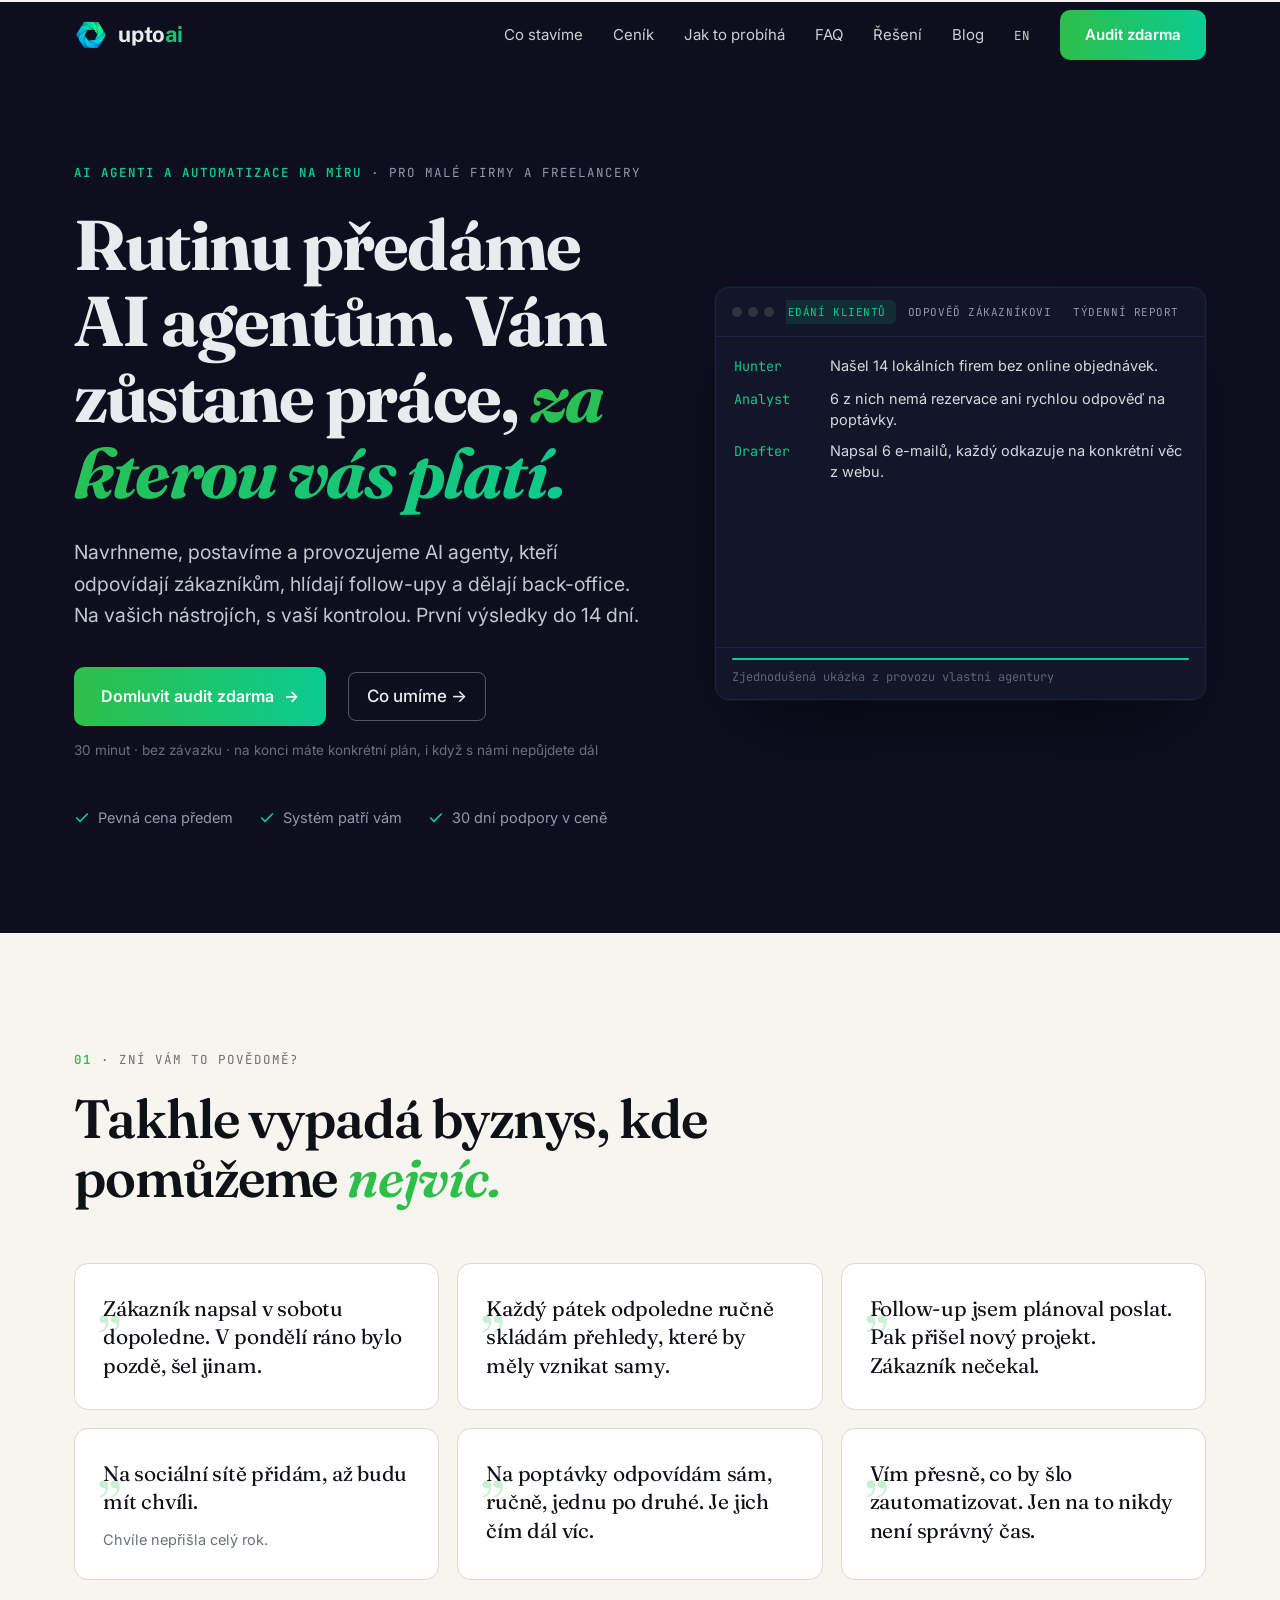
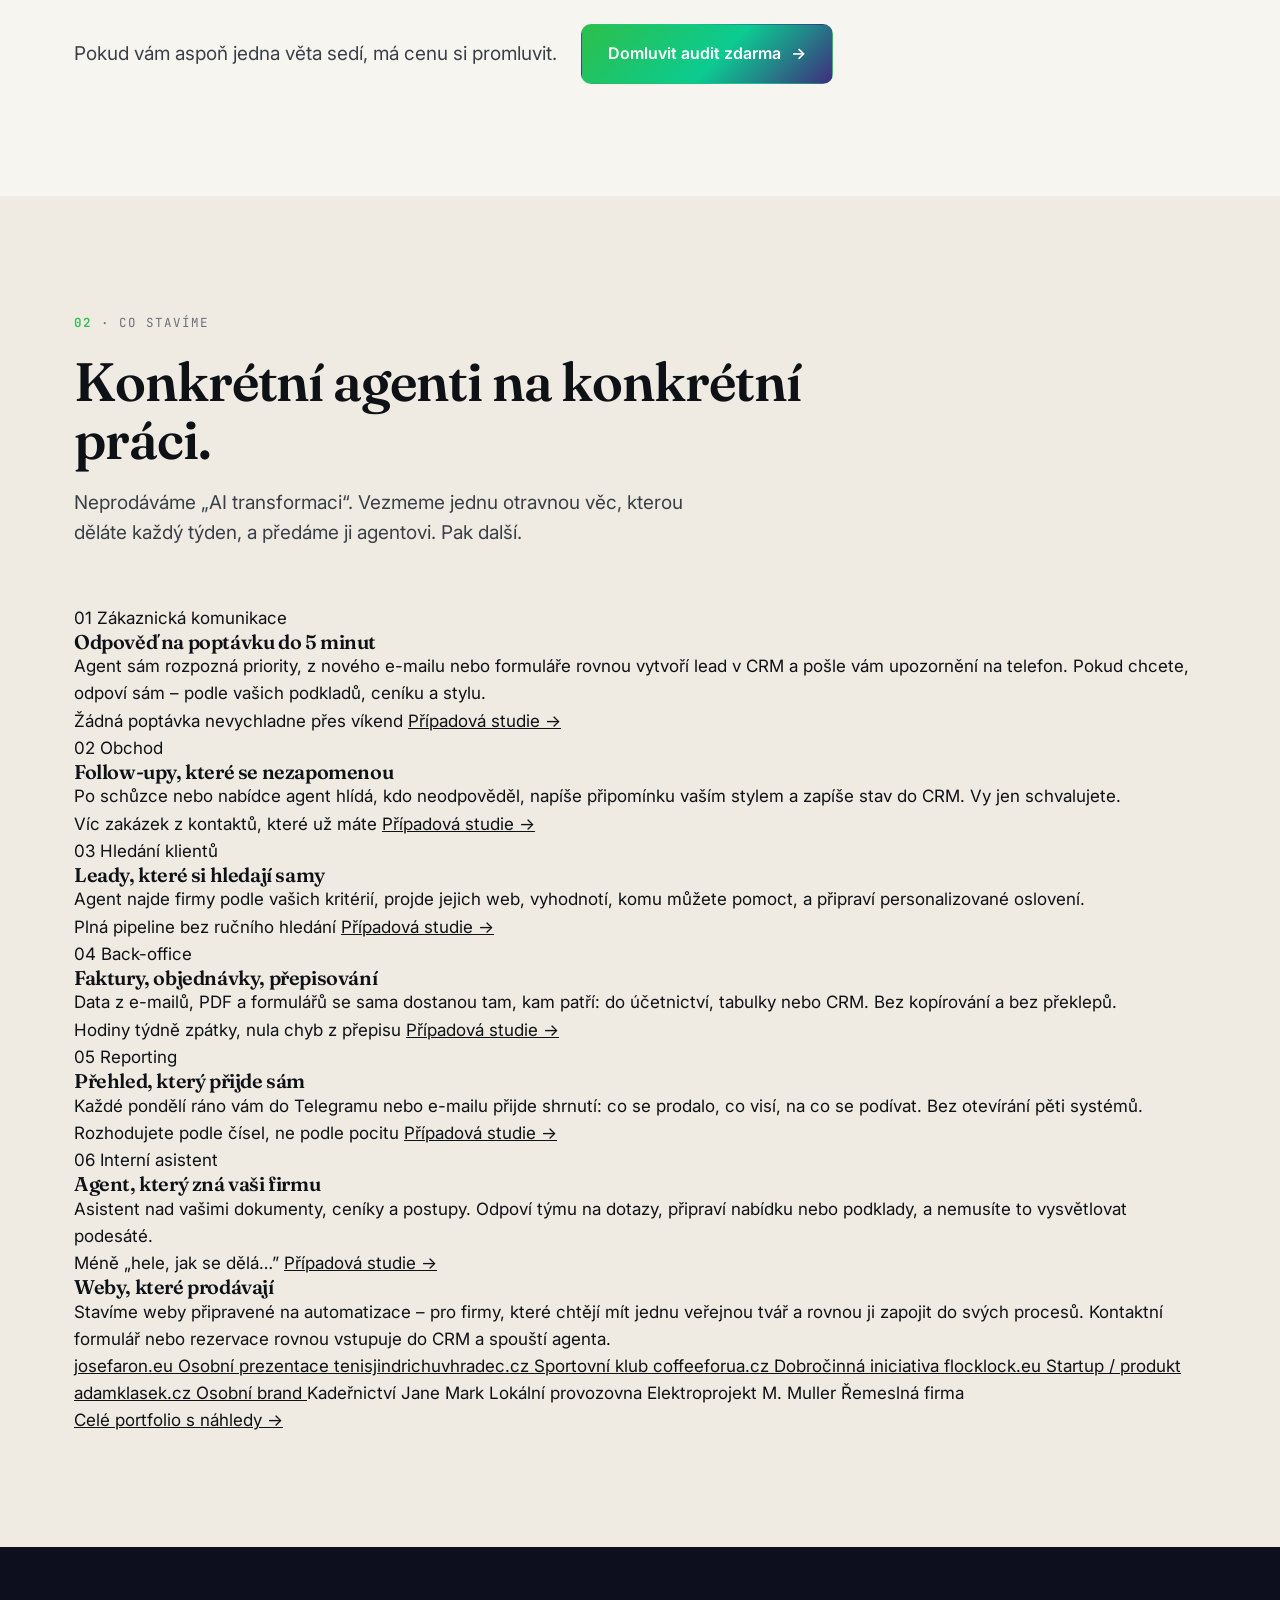
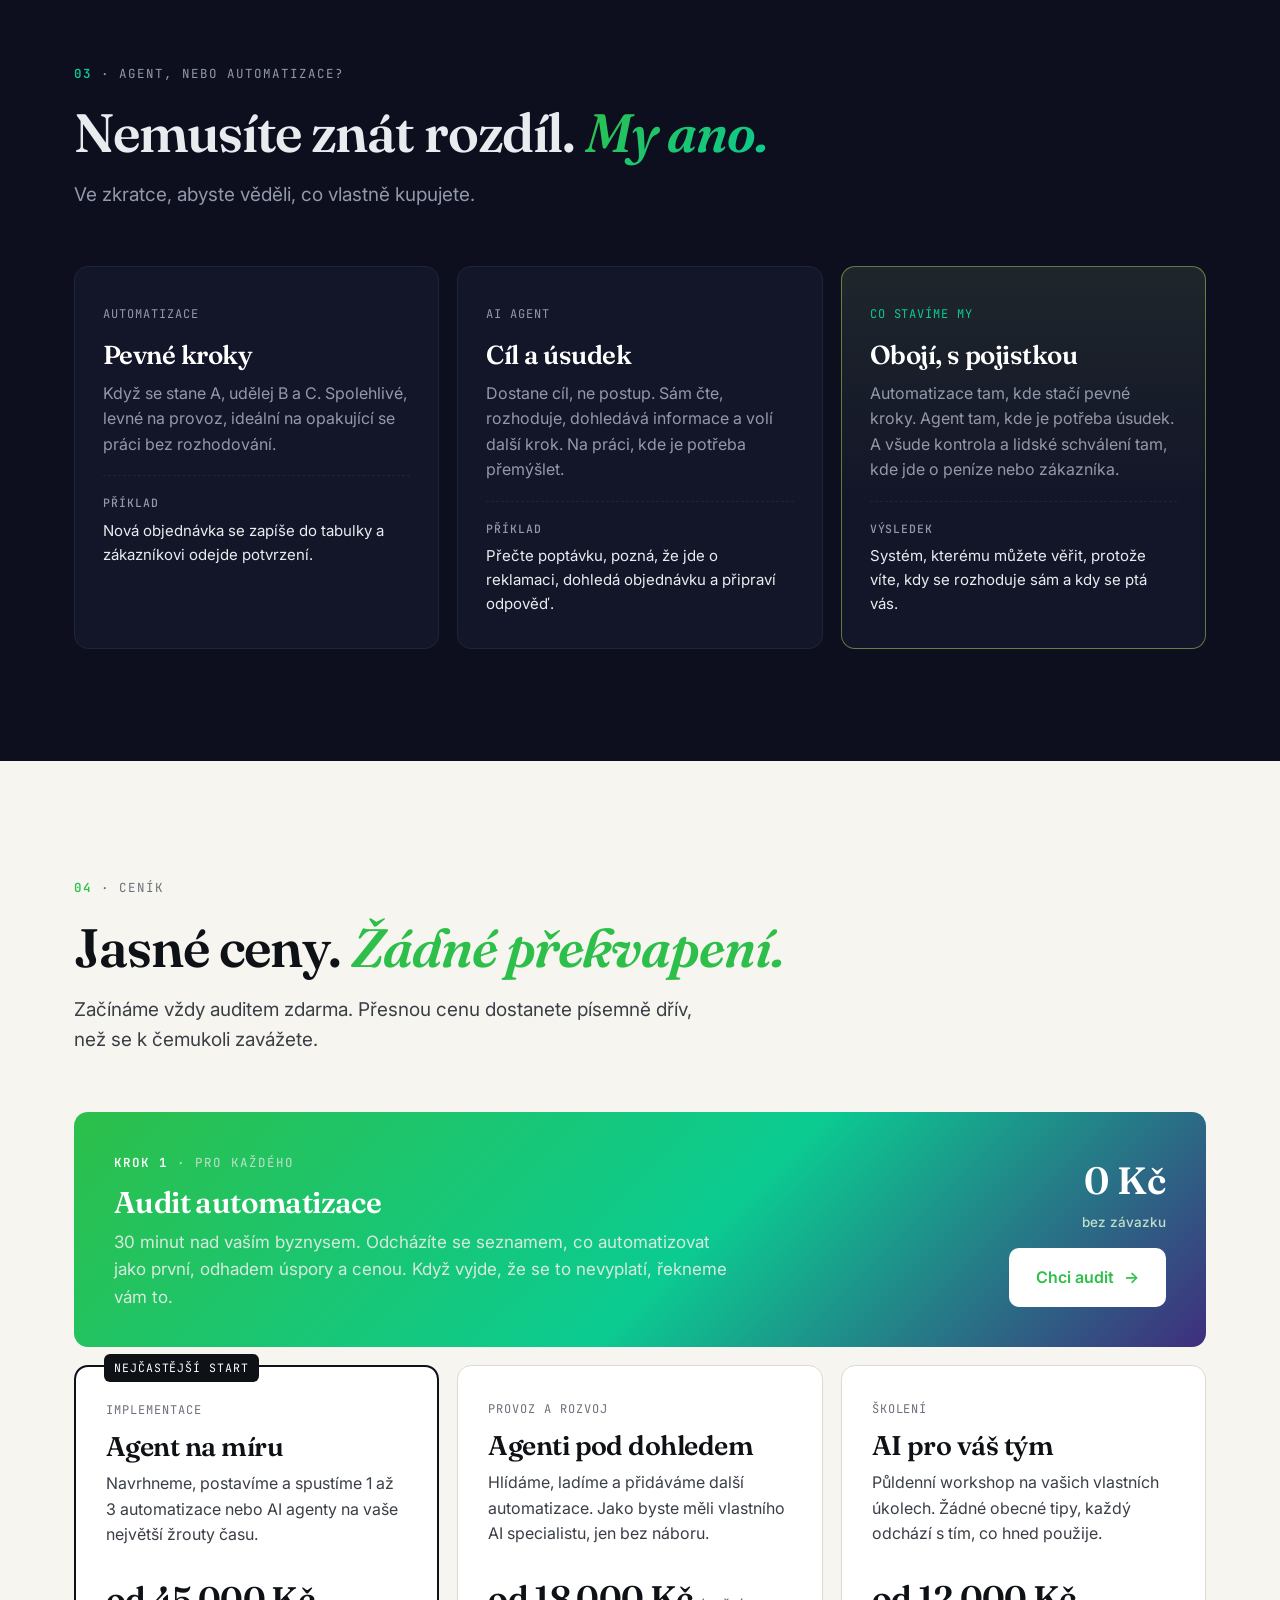
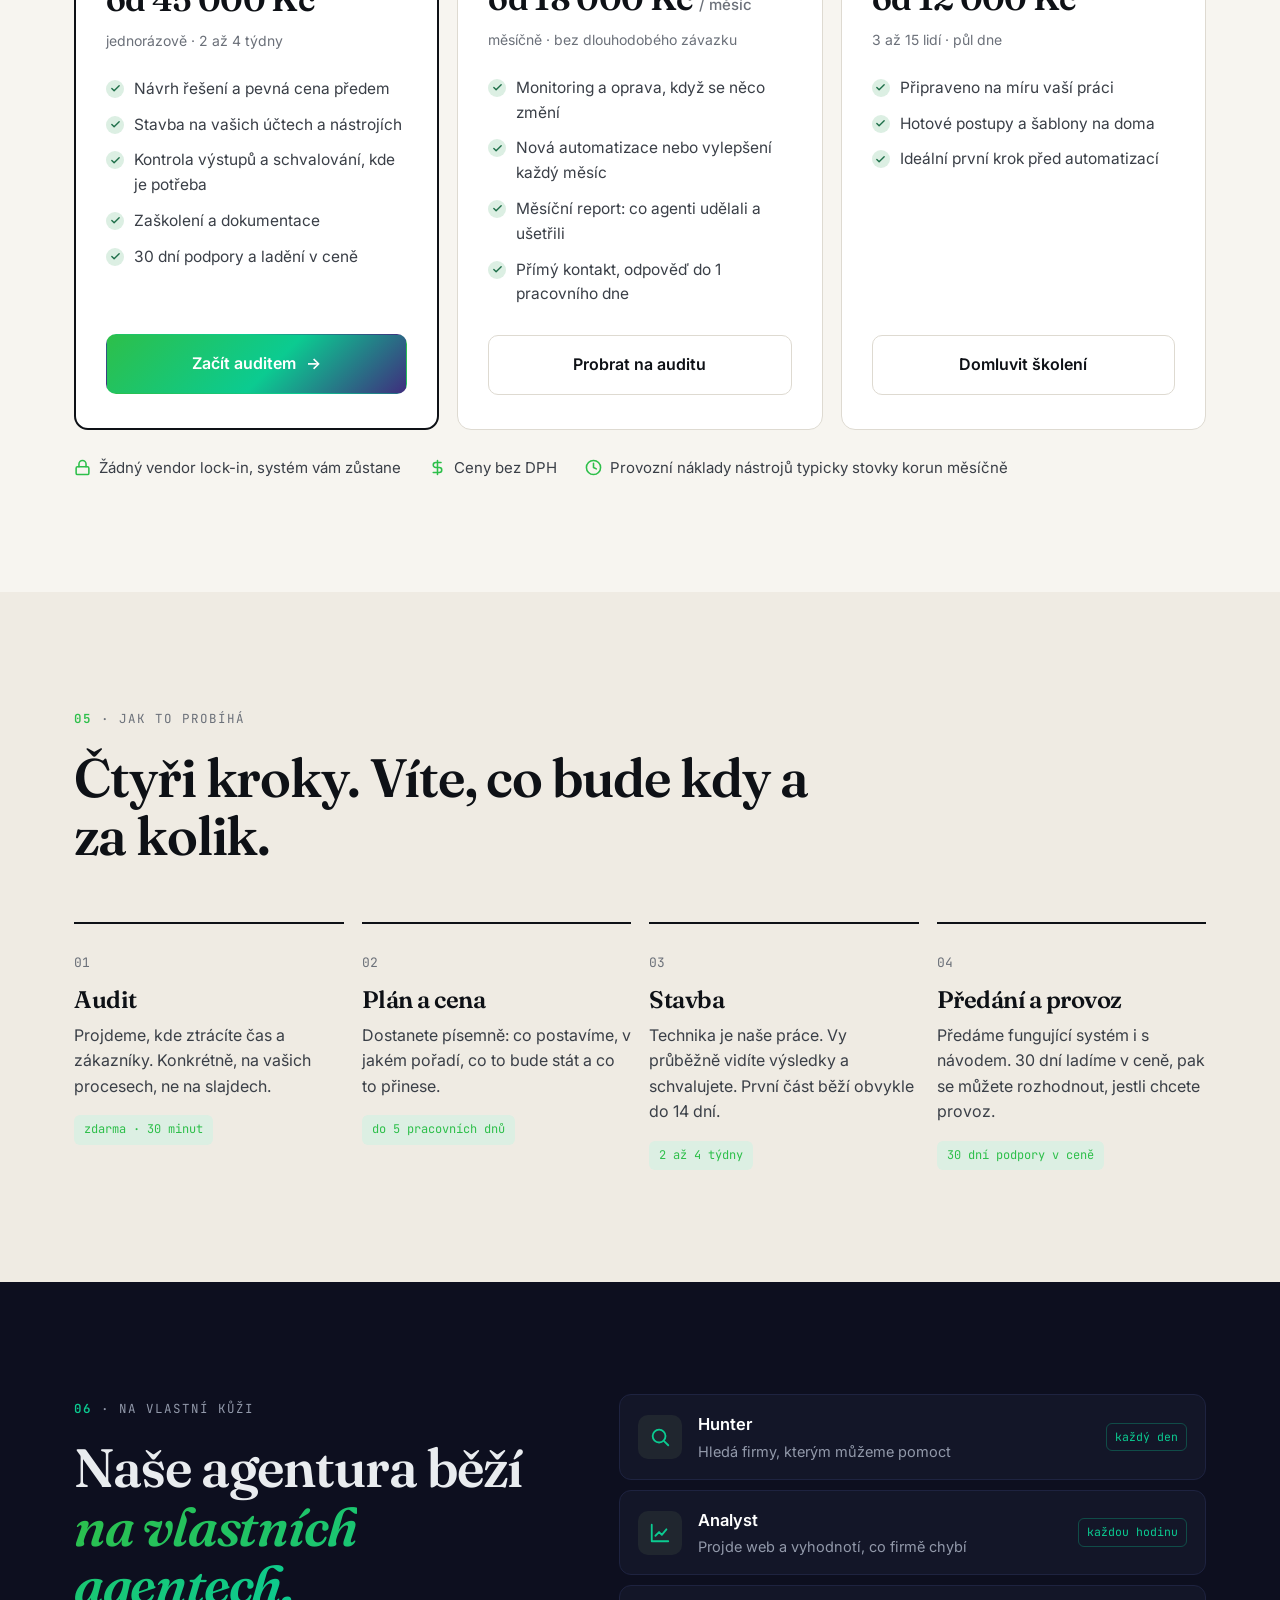
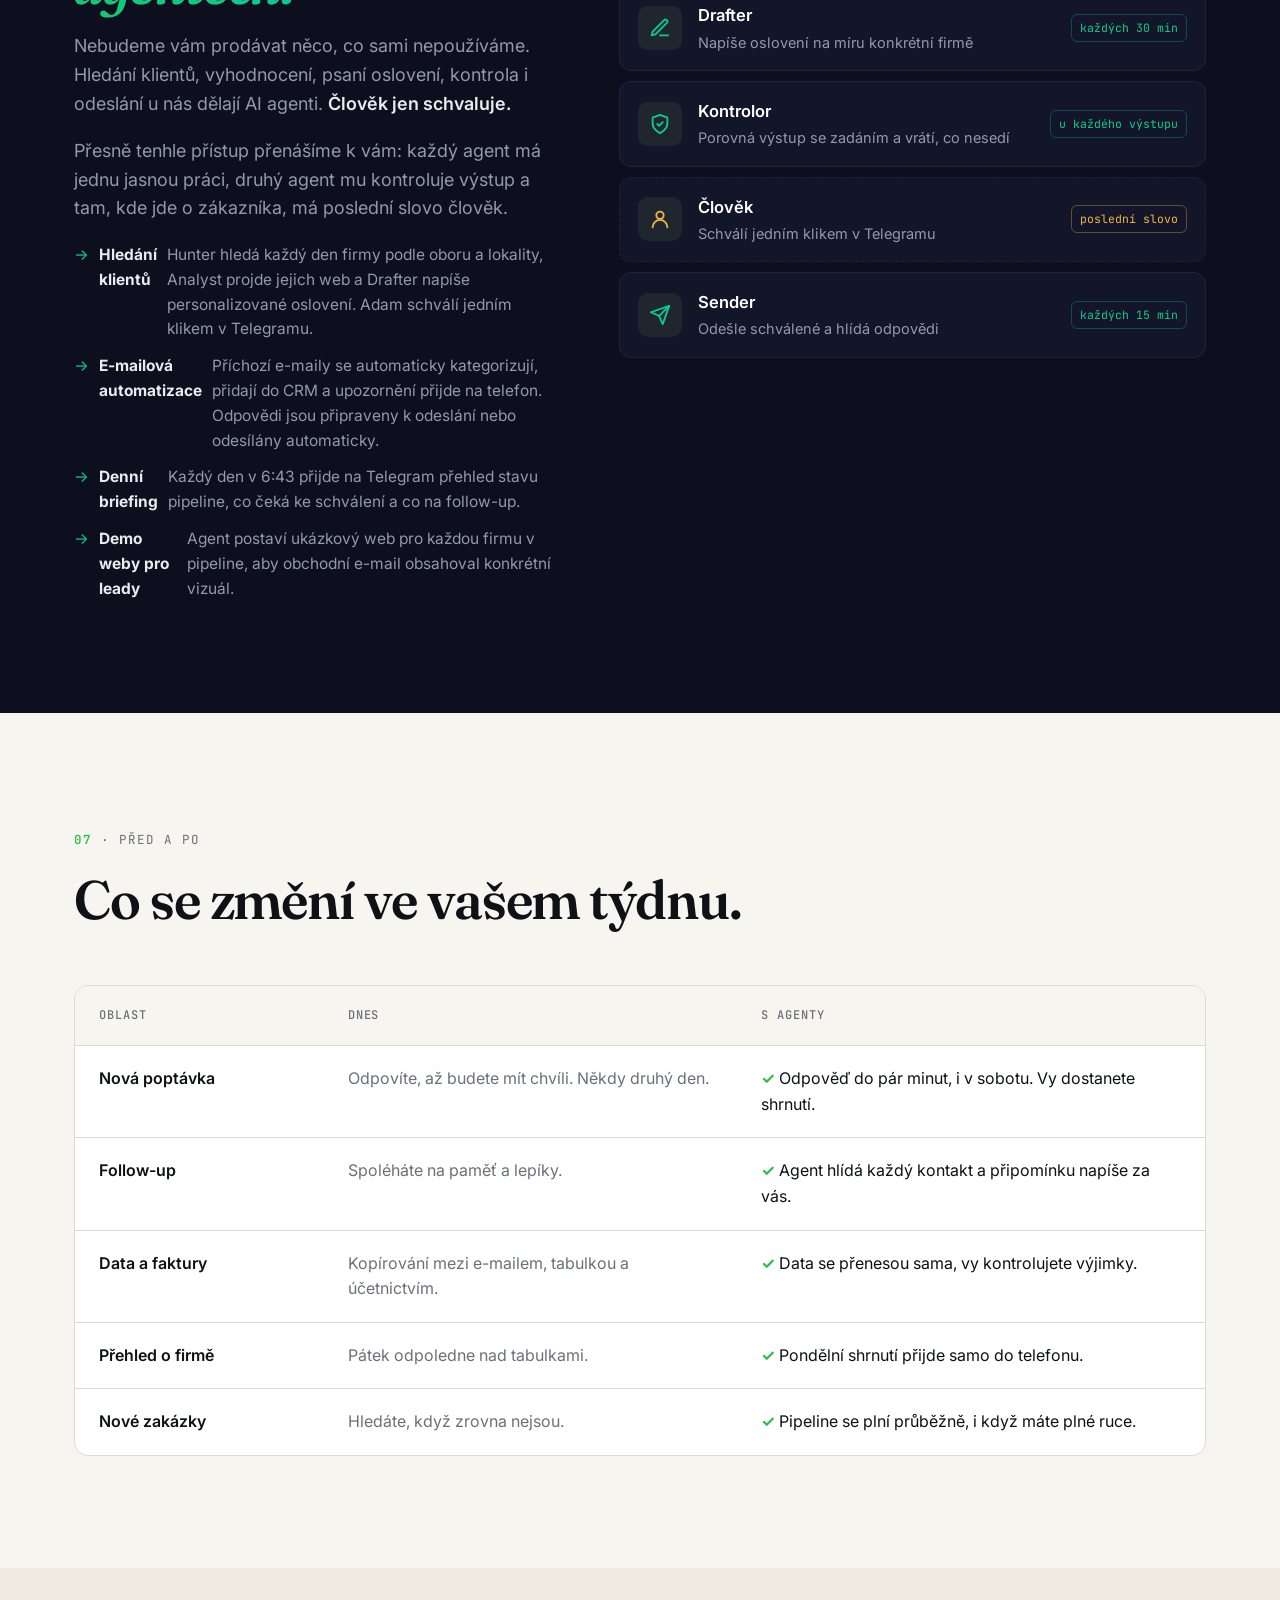
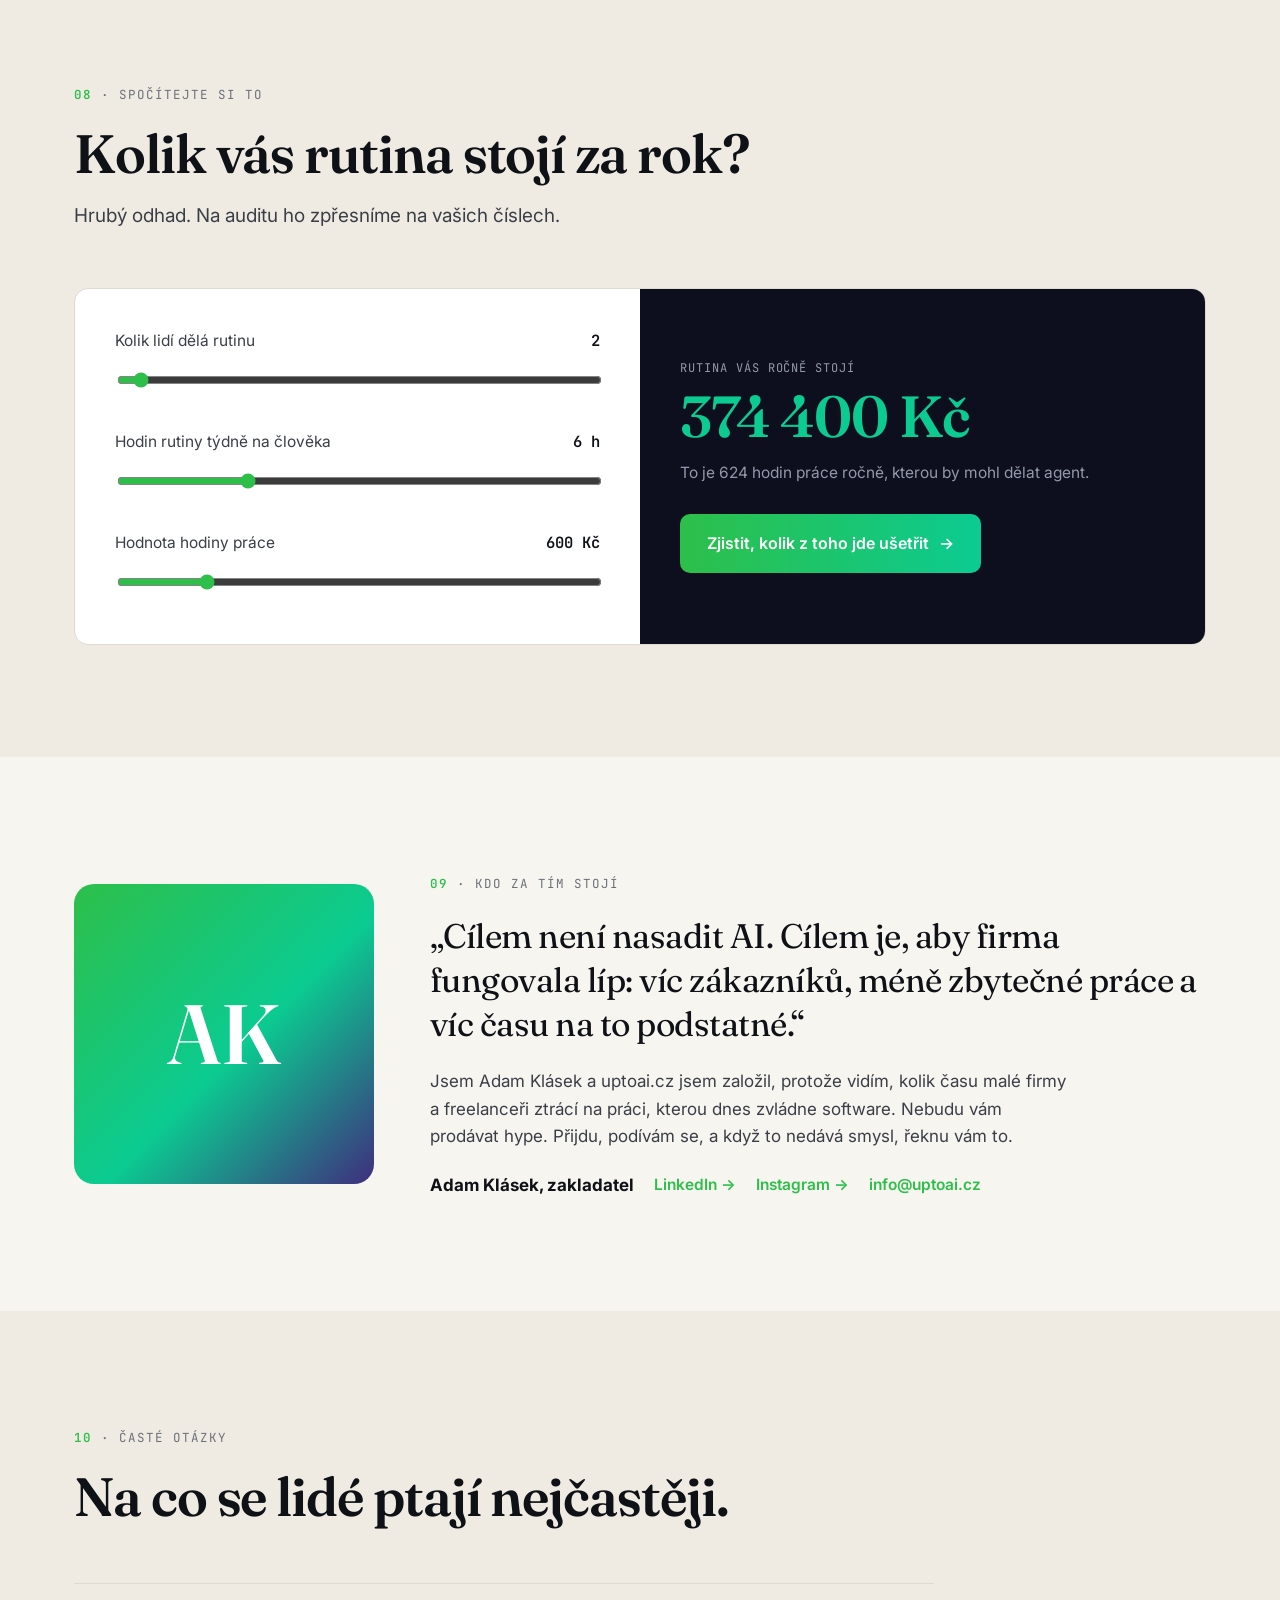
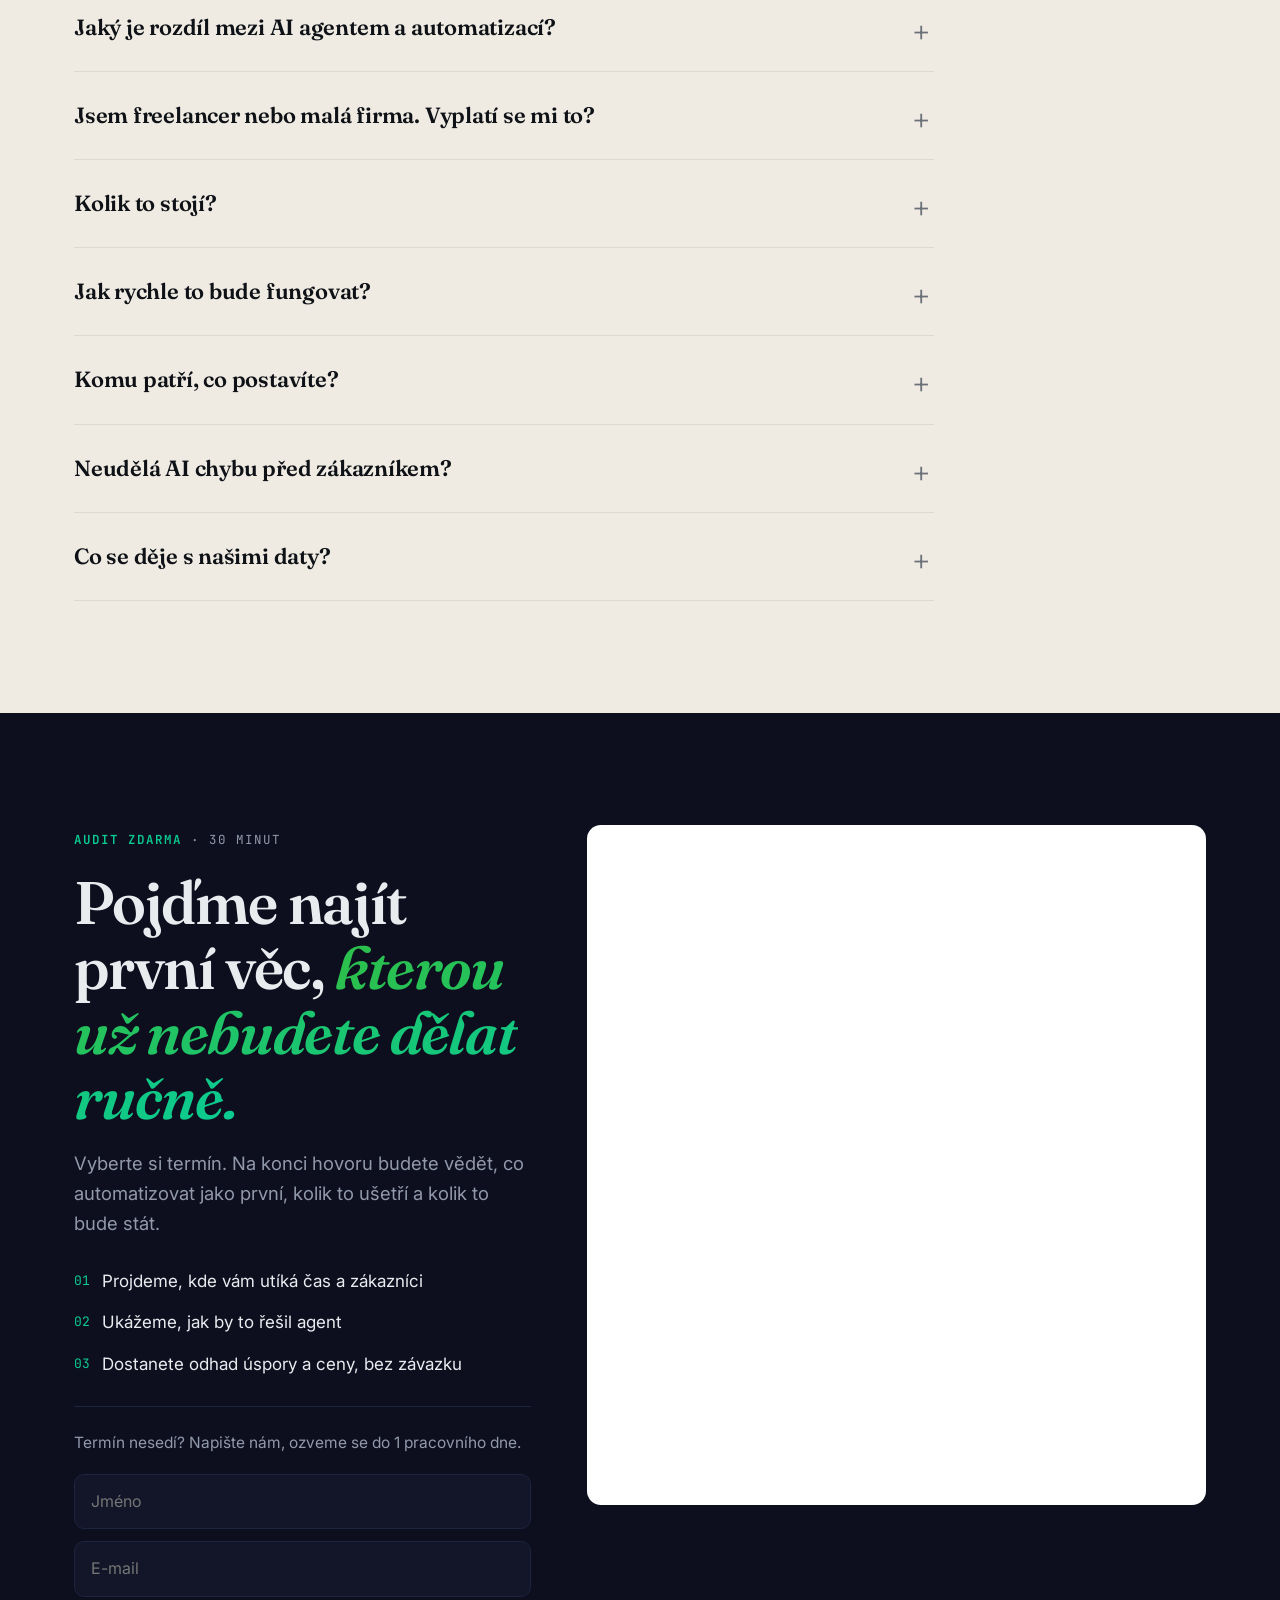
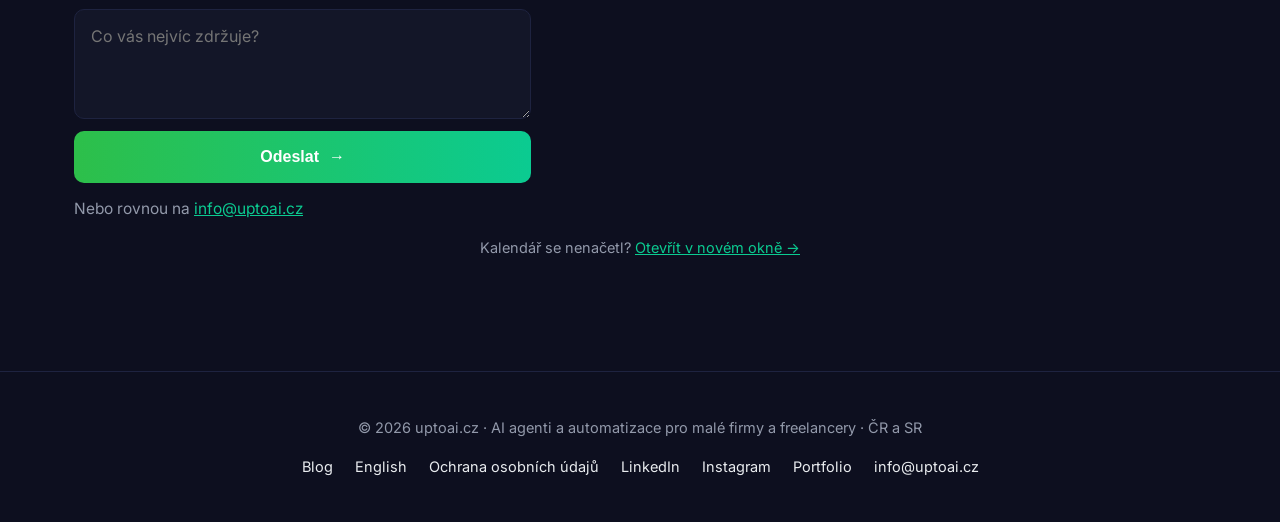
<file: index.html>
<!DOCTYPE html>
<html lang="cs">
<head>
  <meta charset="UTF-8">
  <meta name="viewport" content="width=device-width, initial-scale=1.0">
  <title>uptoai.cz | AI agenti a automatizace na míru pro malé firmy a freelancery</title>
  <meta name="description" content="Navrhneme, postavíme a provozujeme AI agenty a automatizace pro malé firmy a freelancery. Odpovědi zákazníkům, follow-upy, back-office. První výsledky do 14 dní. Audit zdarma.">
  <link rel="canonical" href="https://uptoai.cz/">
  <link rel="alternate" hreflang="cs" href="https://uptoai.cz/">
  <link rel="alternate" hreflang="en" href="https://uptoai.cz/en/">
  <link rel="alternate" hreflang="x-default" href="https://uptoai.cz/">
  <!-- Google tag (gtag.js) -->
  <script async src="https://www.googletagmanager.com/gtag/js?id=G-QZL82EMB1N"></script>
  <script>
    window.dataLayer = window.dataLayer || [];
    function gtag(){dataLayer.push(arguments);}
    gtag('js', new Date());
    gtag('config', 'G-QZL82EMB1N');
  </script>
  <link rel="icon" type="image/svg+xml" href="/favicon.svg">
  <link rel="icon" type="image/png" href="/favicon.png">
  <link rel="icon" type="image/x-icon" href="/favicon.ico">
  <link rel="apple-touch-icon" href="/favicon-180.png">
  <meta property="og:title" content="uptoai.cz | AI agenti a automatizace na míru">
  <meta property="og:description" content="Rutinu předáme AI agentům. Vám zůstane práce, za kterou vás platí. Pro malé firmy a freelancery v ČR a SR.">
  <meta property="og:url" content="https://uptoai.cz/">
  <meta property="og:type" content="website">
  <meta property="og:image" content="https://uptoai.cz/og-image.png">
  <meta property="og:image:width" content="1200">
  <meta property="og:image:height" content="630">
  <meta property="og:locale" content="cs_CZ">
  <meta name="twitter:card" content="summary_large_image">
  <meta name="twitter:title" content="uptoai.cz | AI agenti a automatizace na míru">
  <meta name="twitter:description" content="Rutinu předáme AI agentům. Vám zůstane práce, za kterou vás platí.">
  <meta name="robots" content="index, follow">
  <meta name="author" content="Adam Klásek, uptoai.cz">
  <meta name="theme-color" content="#0E1116">
  <link rel="alternate" type="text/plain" title="LLMs.txt" href="/llms.txt">
  <script type="application/ld+json">
  {
    "@context": "https://schema.org",
    "@type": "ProfessionalService",
    "name": "uptoai.cz",
    "url": "https://uptoai.cz",
    "email": "info@uptoai.cz",
    "founder": {"@type": "Person", "name": "Adam Klásek"},
    "description": "uptoai.cz navrhuje, staví a provozuje AI agenty a automatizace na míru pro malé firmy a freelancery v Česku a na Slovensku. Pracuje s n8n, Make.com, Claude AI a Airtable.",
    "areaServed": [{"@type": "Country", "name": "CZ"}, {"@type": "Country", "name": "SK"}],
    "priceRange": "Audit zdarma, implementace od 45 000 CZK, provoz od 18 000 CZK měsíčně",
    "knowsAbout": ["AI agenti", "automatizace procesů", "n8n", "Make.com", "Claude AI", "Airtable", "automatizace e-mailů", "automatizace CRM", "GEO optimalizace"],
    "hasOfferCatalog": {
      "@type": "OfferCatalog",
      "name": "Služby uptoai.cz",
      "itemListElement": [
        {"@type": "Offer", "name": "Audit automatizace zdarma", "description": "30minutový rozbor procesů. Výstupem je seznam, co automatizovat jako první, a odhad úspory.", "price": "0", "priceCurrency": "CZK"},
        {"@type": "Offer", "name": "AI agent nebo automatizace na míru", "description": "Návrh, stavba a spuštění 1 až 3 automatizací nebo AI agentů, 30 dní podpory v ceně.", "price": "45000", "priceCurrency": "CZK"},
        {"@type": "Offer", "name": "Provoz a rozvoj", "description": "Měsíční správa, monitoring a rozšiřování automatizací. Bez dlouhodobého závazku.", "price": "18000", "priceCurrency": "CZK"},
        {"@type": "Offer", "name": "Školení týmu", "description": "Půldenní workshop pro 3 až 15 lidí na jejich vlastních úkolech.", "price": "12000", "priceCurrency": "CZK"}
      ]
    },
    "sameAs": ["https://www.linkedin.com/company/uptoai.cz", "https://www.linkedin.com/in/adam-klasek/", "https://www.instagram.com/uptoai.cz/"]
  }
  </script>
  <script type="application/ld+json">
  {
    "@context": "https://schema.org",
    "@type": "FAQPage",
    "mainEntity": [
      {"@type": "Question", "name": "Jaký je rozdíl mezi AI agentem a automatizací?", "acceptedAnswer": {"@type": "Answer", "text": "Automatizace dělá pevně dané kroky: když přijde objednávka, zapiš ji do tabulky a pošli potvrzení. AI agent dostane cíl a sám se rozhoduje, jaké kroky udělá: přečte poptávku, pozná, co zákazník chce, dohledá informace a připraví odpověď. Ve většině firem dává smysl kombinace: automatizace pro pevné kroky, agent tam, kde je potřeba úsudek."}},
      {"@type": "Question", "name": "Jsem freelancer nebo malá firma. Vyplatí se mi to?", "acceptedAnswer": {"@type": "Answer", "text": "Právě malým firmám a freelancerům se to vyplácí nejvíc, protože každá ušetřená hodina je hodina, kterou můžete fakturovat. Pokud trávíte rutinou aspoň 5 hodin týdně, má cenu si to spočítat. Když vyjde, že se to nevyplatí, řekneme vám to na auditu."}},
      {"@type": "Question", "name": "Kolik to stojí?", "acceptedAnswer": {"@type": "Answer", "text": "Audit je zdarma. Implementace začíná na 45 000 Kč za 1 až 3 automatizace nebo agenty. Provoz a rozvoj od 18 000 Kč měsíčně, bez dlouhodobého závazku. Přesnou cenu dostanete písemně po auditu, ještě než se k něčemu zavážete."}},
      {"@type": "Question", "name": "Jak rychle to bude fungovat?", "acceptedAnswer": {"@type": "Answer", "text": "První automatizace obvykle běží do 14 dní od schválení plánu. Celý projekt trvá typicky 2 až 4 týdny."}},
      {"@type": "Question", "name": "Komu patří, co postavíte?", "acceptedAnswer": {"@type": "Answer", "text": "Vám. Všechno běží na vašich účtech a nástrojích, dostanete dokumentaci a přístupy. Když se rozhodnete s námi skončit, systém vám zůstane."}},
      {"@type": "Question", "name": "Neudělá AI chybu před zákazníkem?", "acceptedAnswer": {"@type": "Answer", "text": "Tam, kde jde o peníze nebo o vztah se zákazníkem, stavíme schvalovací krok: agent připraví, člověk jedním klikem schválí. Každý agent má navíc kontrolu výstupu a pravidla, co nesmí. Automatické odesílání zapínáme až ve chvíli, kdy výsledky dlouhodobě sedí."}},
      {"@type": "Question", "name": "Co se děje s našimi daty?", "acceptedAnswer": {"@type": "Answer", "text": "Data zůstávají ve vašich systémech. Používáme nástroje s firemními podmínkami, které data nepoužívají k trénování modelů, a s každým klientem řešíme zpracování osobních údajů podle GDPR."}}
    ]
  }
  </script>
  <link rel="preconnect" href="https://fonts.googleapis.com">
  <link rel="preconnect" href="https://fonts.gstatic.com" crossorigin>
  <link href="https://fonts.googleapis.com/css2?family=Fraunces:ital,opsz,wght@0,9..144,400..700;1,9..144,400..700&family=Inter:wght@400;500;600;700&family=JetBrains+Mono:wght@400;500;600&family=Public+Sans:wght@200;300;600;700&display=swap" rel="stylesheet">
  <link rel="stylesheet" href="/home.css?v=20261117a">
</head>
<body>

  <header class="nav" id="nav">
    <div class="wrap">
      <a href="/" class="logo" aria-label="uptoai domů"><img src="/logo.svg" alt="" class="nav-logo-img" width="26" height="26"><span class="logo-text">upto<span>ai</span></span></a>
      <ul class="nav-links" id="navLinks">
        <li><a href="#co-stavime">Co stavíme</a></li>
        <li><a href="#cenik">Ceník</a></li>
        <li><a href="#jak">Jak to probíhá</a></li>
        <li><a href="#faq">FAQ</a></li>
        <li><a href="/reseni/">Řešení</a></li>
        <li><a href="/blog/">Blog</a></li>
        <li><a href="/en/" class="nav-lang" hreflang="en">EN</a></li>
        <li><a href="#audit" class="btn btn-volt nav-cta">Audit zdarma</a></li>
      </ul>
      <button class="burger" id="burger" aria-label="Menu" aria-expanded="false" aria-controls="navLinks">
        <svg viewBox="0 0 24 24" fill="none" stroke="currentColor" stroke-width="2" stroke-linecap="round"><path d="M4 7h16M4 12h16M4 17h16"/></svg>
      </button>
    </div>
  </header>

  <main>

    <!-- HERO -->
    <section class="hero" id="top">
      <div class="wrap hero-grid">
        <div>
          <span class="eyebrow"><b>AI agenti a automatizace na míru</b> · pro malé firmy a freelancery</span>
          <h1>Rutinu předáme AI&nbsp;agentům. Vám zůstane práce, <span class="em">za kterou vás platí.</span></h1>
          <p class="hero-sub">Navrhneme, postavíme a provozujeme AI agenty, kteří odpovídají zákazníkům, hlídají follow-upy a dělají back-office. Na vašich nástrojích, s vaší kontrolou. První výsledky do 14 dní.</p>
          <div class="hero-actions">
            <a href="#audit" class="btn btn-volt">Domluvit audit zdarma <span class="arr">→</span></a>
            <a href="#co-stavime" class="hero-link">Co umíme <span class="arr">→</span></a>
          </div>
          <p class="micro">30 minut · bez závazku · na konci máte konkrétní plán, i když s námi nepůjdete dál</p>
          <div class="hero-trust">
            <span><svg viewBox="0 0 24 24" fill="none" stroke="currentColor" stroke-width="2.5" stroke-linecap="round" stroke-linejoin="round"><path d="M20 6 9 17l-5-5"/></svg>Pevná cena předem</span>
            <span><svg viewBox="0 0 24 24" fill="none" stroke="currentColor" stroke-width="2.5" stroke-linecap="round" stroke-linejoin="round"><path d="M20 6 9 17l-5-5"/></svg>Systém patří vám</span>
            <span><svg viewBox="0 0 24 24" fill="none" stroke="currentColor" stroke-width="2.5" stroke-linecap="round" stroke-linejoin="round"><path d="M20 6 9 17l-5-5"/></svg>30 dní podpory v ceně</span>
          </div>
        </div>

        <div class="demo-widget" aria-label="Ukázka provozu AI agentů">
          <div class="demo-header">
            <div class="dots"><i></i><i></i><i></i></div>
            <nav class="demo-tabs-nav" role="tablist">
              <button class="demo-tab active" role="tab" data-idx="0">Hledání klientů</button>
              <button class="demo-tab" role="tab" data-idx="1">Odpověď zákazníkovi</button>
              <button class="demo-tab" role="tab" data-idx="2">Týdenní report</button>
            </nav>
          </div>
          <div class="demo-body">
            <div class="demo-card active" data-card="0">
              <div class="demo-flow">
                <div class="demo-step" data-delay="0"><span class="ds-agent">Hunter</span><span class="ds-msg">Našel 14 lokálních firem bez online objednávek.</span></div>
                <div class="demo-step" data-delay="1600"><span class="ds-agent">Analyst</span><span class="ds-msg">6 z nich nemá rezervace ani rychlou odpověď na poptávky.</span></div>
                <div class="demo-step" data-delay="3200"><span class="ds-agent">Drafter</span><span class="ds-msg">Napsal 6 e-mailů, každý odkazuje na konkrétní věc z webu.</span></div>
                <div class="demo-step" data-delay="4800"><span class="ds-agent ds-k">Kontrolor</span><span class="ds-msg">1 vrácen k přepisu. 5 prošlo. Opraveno.</span></div>
                <div class="demo-step" data-delay="6000"><span class="ds-agent ds-a">člověk</span><span class="ds-msg">Schválil v Telegramu jedním klikem.</span></div>
              </div>
              <div class="demo-result" data-delay="7200"><svg viewBox="0 0 24 24" fill="none" stroke="currentColor" stroke-width="2.5" stroke-linecap="round" stroke-linejoin="round"><path d="M20 6 9 17l-5-5"/></svg>7 oslovení odesláno · 08:14</div>
            </div>
            <div class="demo-card" data-card="1">
              <div class="demo-flow">
                <div class="demo-step" data-delay="0"><span class="ds-agent ds-ext">Zákazník</span><span class="ds-msg">Napsal v sobotu v 9:12. „Mám zájem o cenovou nabídku."</span></div>
                <div class="demo-step" data-delay="1600"><span class="ds-agent">Agent</span><span class="ds-msg">Přečetl poptávku, identifikoval zájem o základní balíček.</span></div>
                <div class="demo-step" data-delay="3200"><span class="ds-agent ds-k">Kontrolor</span><span class="ds-msg">Ověřil odpověď. Vše sedí, cena správná.</span></div>
                <div class="demo-step" data-delay="4800"><span class="ds-agent ds-a">Vy</span><span class="ds-msg">Dostali jste shrnutí. Odpověď odeslána automaticky.</span></div>
              </div>
              <div class="demo-result" data-delay="6200"><svg viewBox="0 0 24 24" fill="none" stroke="currentColor" stroke-width="2.5" stroke-linecap="round" stroke-linejoin="round"><path d="M20 6 9 17l-5-5"/></svg>Odpověď za 4 minuty · i o víkendu</div>
            </div>
            <div class="demo-card" data-card="2">
              <div class="demo-flow">
                <div class="demo-step" data-delay="0"><span class="ds-agent">Reporter</span><span class="ds-msg">Vytáhl data z CRM, e-mailu a Airtable. Pondělí 7:00.</span></div>
                <div class="demo-step" data-delay="1600"><span class="ds-agent">Analyst</span><span class="ds-msg">3 nové leady tento týden. 2 čekají na follow-up.</span></div>
                <div class="demo-step" data-delay="3200"><span class="ds-agent">Reporter</span><span class="ds-msg">Sestavil přehled. Upozornil na 2 otevřené nabídky starší 7 dní.</span></div>
              </div>
              <div class="demo-result" data-delay="4800"><svg viewBox="0 0 24 24" fill="none" stroke="currentColor" stroke-width="2.5" stroke-linecap="round" stroke-linejoin="round"><path d="M20 6 9 17l-5-5"/></svg>Report v Telegramu v 7:03</div>
            </div>
          </div>
          <div class="demo-footer">
            <div class="demo-progress"><div class="demo-bar"></div></div>
            <span>Zjednodušená ukázka z provozu vlastní agentury</span>
          </div>
        </div>
      </div>
    </section>

    <!-- 01 PAINS -->
    <section class="section" id="problem">
      <div class="wrap">
        <div class="sec-head rv">
          <span class="eyebrow"><b>01</b> · Zní vám to povědomě?</span>
          <h2>Takhle vypadá byznys, kde pomůžeme <span class="em">nejvíc.</span></h2>
        </div>
        <div class="pains">
          <div class="pain rv"><p>Zákazník napsal v sobotu dopoledne. V pondělí ráno bylo pozdě, šel jinam.</p></div>
          <div class="pain rv"><p>Každý pátek odpoledne ručně skládám přehledy, které by měly vznikat samy.</p></div>
          <div class="pain rv"><p>Follow-up jsem plánoval poslat. Pak přišel nový projekt. Zákazník nečekal.</p></div>
          <div class="pain rv"><p>Na sociální sítě přidám, až budu mít chvíli.<small>Chvíle nepřišla celý rok.</small></p></div>
          <div class="pain rv"><p>Na poptávky odpovídám sám, ručně, jednu po druhé. Je jich čím dál víc.</p></div>
          <div class="pain rv"><p>Vím přesně, co by šlo zautomatizovat. Jen na to nikdy není správný čas.</p></div>
        </div>
        <div class="pains-cta rv">
          <p>Pokud vám aspoň jedna věta sedí, má cenu si promluvit.</p>
          <a href="#audit" class="btn btn-primary">Domluvit audit zdarma <span class="arr">→</span></a>
        </div>
      </div>
    </section>

    <!-- 02 USE CASES -->
    <section class="section alt" id="co-stavime">
      <div class="wrap">
        <div class="sec-head rv">
          <span class="eyebrow"><b>02</b> · Co stavíme</span>
          <h2>Konkrétní agenti na konkrétní práci.</h2>
          <p>Neprodáváme „AI transformaci“. Vezmeme jednu otravnou věc, kterou děláte každý týden, a předáme ji agentovi. Pak další.</p>
        </div>
        <div class=”use-cards”>
          <article class=”use-card rv”>
            <div class=”uc-head”>
              <span class=”uc-idx”>01</span>
              <span class=”uc-cat”>Zákaznická komunikace</span>
            </div>
            <h3>Odpověď na poptávku do 5 minut</h3>
            <p>Agent sám rozpozná priority, z nového e-mailu nebo formuláře rovnou vytvoří lead v CRM a pošle vám upozornění na telefon. Pokud chcete, odpoví sám – podle vašich podkladů, ceníku a stylu.</p>
            <div class=”uc-footer”>
              <span class=”uc-gain”>Žádná poptávka nevychladne přes víkend</span>
              <a href=”#” class=”uc-study” aria-disabled=”true”>Případová studie <span>→</span></a>
            </div>
          </article>
          <article class=”use-card rv”>
            <div class=”uc-head”>
              <span class=”uc-idx”>02</span>
              <span class=”uc-cat”>Obchod</span>
            </div>
            <h3>Follow-upy, které se nezapomenou</h3>
            <p>Po schůzce nebo nabídce agent hlídá, kdo neodpověděl, napíše připomínku vaším stylem a zapíše stav do CRM. Vy jen schvalujete.</p>
            <div class=”uc-footer”>
              <span class=”uc-gain”>Víc zakázek z kontaktů, které už máte</span>
              <a href=”#” class=”uc-study” aria-disabled=”true”>Případová studie <span>→</span></a>
            </div>
          </article>
          <article class=”use-card rv”>
            <div class=”uc-head”>
              <span class=”uc-idx”>03</span>
              <span class=”uc-cat”>Hledání klientů</span>
            </div>
            <h3>Leady, které si hledají samy</h3>
            <p>Agent najde firmy podle vašich kritérií, projde jejich web, vyhodnotí, komu můžete pomoct, a připraví personalizované oslovení.</p>
            <div class=”uc-footer”>
              <span class=”uc-gain”>Plná pipeline bez ručního hledání</span>
              <a href=”#” class=”uc-study” aria-disabled=”true”>Případová studie <span>→</span></a>
            </div>
          </article>
          <article class=”use-card rv”>
            <div class=”uc-head”>
              <span class=”uc-idx”>04</span>
              <span class=”uc-cat”>Back-office</span>
            </div>
            <h3>Faktury, objednávky, přepisování</h3>
            <p>Data z e-mailů, PDF a formulářů se sama dostanou tam, kam patří: do účetnictví, tabulky nebo CRM. Bez kopírování a bez překlepů.</p>
            <div class=”uc-footer”>
              <span class=”uc-gain”>Hodiny týdně zpátky, nula chyb z přepisu</span>
              <a href=”#” class=”uc-study” aria-disabled=”true”>Případová studie <span>→</span></a>
            </div>
          </article>
          <article class=”use-card rv”>
            <div class=”uc-head”>
              <span class=”uc-idx”>05</span>
              <span class=”uc-cat”>Reporting</span>
            </div>
            <h3>Přehled, který přijde sám</h3>
            <p>Každé pondělí ráno vám do Telegramu nebo e-mailu přijde shrnutí: co se prodalo, co visí, na co se podívat. Bez otevírání pěti systémů.</p>
            <div class=”uc-footer”>
              <span class=”uc-gain”>Rozhodujete podle čísel, ne podle pocitu</span>
              <a href=”#” class=”uc-study” aria-disabled=”true”>Případová studie <span>→</span></a>
            </div>
          </article>
          <article class=”use-card rv”>
            <div class=”uc-head”>
              <span class=”uc-idx”>06</span>
              <span class=”uc-cat”>Interní asistent</span>
            </div>
            <h3>Agent, který zná vaši firmu</h3>
            <p>Asistent nad vašimi dokumenty, ceníky a postupy. Odpoví týmu na dotazy, připraví nabídku nebo podklady, a nemusíte to vysvětlovat podesáté.</p>
            <div class=”uc-footer”>
              <span class=”uc-gain”>Méně „hele, jak se dělá…”</span>
              <a href=”#” class=”uc-study” aria-disabled=”true”>Případová studie <span>→</span></a>
            </div>
          </article>
        </div>

        <div class=”service-secondary rv”>
          <div class=”ss-content”>
            <h3>Weby, které prodávají</h3>
            <p>Stavíme weby připravené na automatizace – pro firmy, které chtějí mít jednu veřejnou tvář a rovnou ji zapojit do svých procesů. Kontaktní formulář nebo rezervace rovnou vstupuje do CRM a spouští agenta.</p>
          </div>
          <div class=”portfolio”>
            <a href=”https://www.josefaron.eu” target=”_blank” rel=”noopener” class=”port-item”>
              <span class=”port-domain”>josefaron.eu</span>
              <span class=”port-type”>Osobní prezentace</span>
            </a>
            <a href=”https://tenisjindrichuvhradec.cz” target=”_blank” rel=”noopener” class=”port-item”>
              <span class=”port-domain”>tenisjindrichuvhradec.cz</span>
              <span class=”port-type”>Sportovní klub</span>
            </a>
            <a href=”https://coffeeforua.cz” target=”_blank” rel=”noopener” class=”port-item”>
              <span class=”port-domain”>coffeeforua.cz</span>
              <span class=”port-type”>Dobročinná iniciativa</span>
            </a>
            <a href=”https://flocklock.eu” target=”_blank” rel=”noopener” class=”port-item”>
              <span class=”port-domain”>flocklock.eu</span>
              <span class=”port-type”>Startup / produkt</span>
            </a>
            <a href=”https://adamklasek.cz” target=”_blank” rel=”noopener” class=”port-item”>
              <span class=”port-domain”>adamklasek.cz</span>
              <span class=”port-type”>Osobní brand</span>
            </a>
            <span class=”port-item”>
              <span class=”port-domain”>Kadeřnictví Jane Mark</span>
              <span class=”port-type”>Lokální provozovna</span>
            </span>
            <span class=”port-item”>
              <span class=”port-domain”>Elektroprojekt M. Muller</span>
              <span class=”port-type”>Řemeslná firma</span>
            </span>
          </div>
          <a href=”/portfolio/” class=”port-more”>Celé portfolio s náhledy →</a>
        </div>
      </div>
    </section>

    <!-- 03 EXPLAINER -->
    <section class="section dark" id="agent-vs-automatizace">
      <div class="wrap">
        <div class="sec-head rv">
          <span class="eyebrow"><b>03</b> · Agent, nebo automatizace?</span>
          <h2>Nemusíte znát rozdíl. <span class="em">My ano.</span></h2>
          <p>Ve zkratce, abyste věděli, co vlastně kupujete.</p>
        </div>
        <div class="explain">
          <div class="ex-card rv">
            <span class="tag">Automatizace</span>
            <h3>Pevné kroky</h3>
            <p>Když se stane A, udělej B a C. Spolehlivé, levné na provoz, ideální na opakující se práci bez rozhodování.</p>
            <p class="eg"><b>Příklad</b>Nová objednávka se zapíše do tabulky a zákazníkovi odejde potvrzení.</p>
          </div>
          <div class="ex-card rv">
            <span class="tag">AI agent</span>
            <h3>Cíl a úsudek</h3>
            <p>Dostane cíl, ne postup. Sám čte, rozhoduje, dohledává informace a volí další krok. Na práci, kde je potřeba přemýšlet.</p>
            <p class="eg"><b>Příklad</b>Přečte poptávku, pozná, že jde o reklamaci, dohledá objednávku a připraví odpověď.</p>
          </div>
          <div class="ex-card hl rv">
            <span class="tag">Co stavíme my</span>
            <h3>Obojí, s pojistkou</h3>
            <p>Automatizace tam, kde stačí pevné kroky. Agent tam, kde je potřeba úsudek. A všude kontrola a lidské schválení tam, kde jde o peníze nebo zákazníka.</p>
            <p class="eg"><b>Výsledek</b>Systém, kterému můžete věřit, protože víte, kdy se rozhoduje sám a kdy se ptá vás.</p>
          </div>
        </div>
      </div>
    </section>

    <!-- 04 PRICING -->
    <section class="section" id="cenik">
      <div class="wrap">
        <div class="sec-head rv">
          <span class="eyebrow"><b>04</b> · Ceník</span>
          <h2>Jasné ceny. <span class="em">Žádné překvapení.</span></h2>
          <p>Začínáme vždy auditem zdarma. Přesnou cenu dostanete písemně dřív, než se k čemukoli zavážete.</p>
        </div>

        <div class="offer-audit rv" id="audit-offer">
          <div>
            <span class="eyebrow" style="color:#BFE0CB"><b style="color:#fff">Krok 1</b> · pro každého</span>
            <h3 style="margin-top:12px">Audit automatizace</h3>
            <p>30 minut nad vaším byznysem. Odcházíte se seznamem, co automatizovat jako první, odhadem úspory a cenou. Když vyjde, že se to nevyplatí, řekneme vám to.</p>
          </div>
          <div>
            <div class="price">0 Kč<small>bez závazku</small></div>
            <a href="#audit" class="btn">Chci audit <span class="arr">→</span></a>
          </div>
        </div>

        <div class="plans">
          <div class="plan feat rv">
            <span class="badge">Nejčastější start</span>
            <span class="for">Implementace</span>
            <h3>Agent na míru</h3>
            <p class="desc">Navrhneme, postavíme a spustíme 1 až 3 automatizace nebo AI agenty na vaše největší žrouty času.</p>
            <div class="price">od 45 000 Kč</div>
            <div class="terms">jednorázově · 2 až 4 týdny</div>
            <ul>
              <li>Návrh řešení a pevná cena předem</li>
              <li>Stavba na vašich účtech a nástrojích</li>
              <li>Kontrola výstupů a schvalování, kde je potřeba</li>
              <li>Zaškolení a dokumentace</li>
              <li>30 dní podpory a ladění v ceně</li>
            </ul>
            <a href="#audit" class="btn btn-primary">Začít auditem <span class="arr">→</span></a>
          </div>
          <div class="plan rv">
            <span class="for">Provoz a rozvoj</span>
            <h3>Agenti pod dohledem</h3>
            <p class="desc">Hlídáme, ladíme a přidáváme další automatizace. Jako byste měli vlastního AI specialistu, jen bez náboru.</p>
            <div class="price">od 18 000 Kč <small>/ měsíc</small></div>
            <div class="terms">měsíčně · bez dlouhodobého závazku</div>
            <ul>
              <li>Monitoring a oprava, když se něco změní</li>
              <li>Nová automatizace nebo vylepšení každý měsíc</li>
              <li>Měsíční report: co agenti udělali a ušetřili</li>
              <li>Přímý kontakt, odpověď do 1 pracovního dne</li>
            </ul>
            <a href="#audit" class="btn btn-ghost">Probrat na auditu</a>
          </div>
          <div class="plan rv">
            <span class="for">Školení</span>
            <h3>AI pro váš tým</h3>
            <p class="desc">Půldenní workshop na vašich vlastních úkolech. Žádné obecné tipy, každý odchází s tím, co hned použije.</p>
            <div class="price">od 12 000 Kč</div>
            <div class="terms">3 až 15 lidí · půl dne</div>
            <ul>
              <li>Připraveno na míru vaší práci</li>
              <li>Hotové postupy a šablony na doma</li>
              <li>Ideální první krok před automatizací</li>
            </ul>
            <a href="#audit" class="btn btn-ghost">Domluvit školení</a>
          </div>
        </div>

        <div class="offer-note rv">
          <span><svg viewBox="0 0 24 24" fill="none" stroke="currentColor" stroke-width="2.2" stroke-linecap="round" stroke-linejoin="round"><rect x="3" y="11" width="18" height="11" rx="2"/><path d="M7 11V7a5 5 0 0 1 10 0v4"/></svg>Žádný vendor lock-in, systém vám zůstane</span>
          <span><svg viewBox="0 0 24 24" fill="none" stroke="currentColor" stroke-width="2.2" stroke-linecap="round" stroke-linejoin="round"><path d="M12 2v20M17 5H9.5a3.5 3.5 0 0 0 0 7h5a3.5 3.5 0 0 1 0 7H6"/></svg>Ceny bez DPH</span>
          <span><svg viewBox="0 0 24 24" fill="none" stroke="currentColor" stroke-width="2.2" stroke-linecap="round" stroke-linejoin="round"><circle cx="12" cy="12" r="10"/><path d="M12 6v6l4 2"/></svg>Provozní náklady nástrojů typicky stovky korun měsíčně</span>
        </div>
      </div>
    </section>

    <!-- 05 PROCESS -->
    <section class="section alt" id="jak">
      <div class="wrap">
        <div class="sec-head rv">
          <span class="eyebrow"><b>05</b> · Jak to probíhá</span>
          <h2>Čtyři kroky. Víte, co bude kdy a za kolik.</h2>
        </div>
        <div class="steps">
          <div class="step rv">
            <span class="n">01</span>
            <h3>Audit</h3>
            <p>Projdeme, kde ztrácíte čas a zákazníky. Konkrétně, na vašich procesech, ne na slajdech.</p>
            <span class="when">zdarma · 30 minut</span>
          </div>
          <div class="step rv">
            <span class="n">02</span>
            <h3>Plán a cena</h3>
            <p>Dostanete písemně: co postavíme, v jakém pořadí, co to bude stát a co to přinese.</p>
            <span class="when">do 5 pracovních dnů</span>
          </div>
          <div class="step rv">
            <span class="n">03</span>
            <h3>Stavba</h3>
            <p>Technika je naše práce. Vy průběžně vidíte výsledky a schvalujete. První část běží obvykle do 14 dní.</p>
            <span class="when">2 až 4 týdny</span>
          </div>
          <div class="step rv">
            <span class="n">04</span>
            <h3>Předání a provoz</h3>
            <p>Předáme fungující systém i s návodem. 30 dní ladíme v ceně, pak se můžete rozhodnout, jestli chcete provoz.</p>
            <span class="when">30 dní podpory v ceně</span>
          </div>
        </div>
      </div>
    </section>

    <!-- 06 PROOF -->
    <section class="section dark" id="dukaz">
      <div class="wrap proof-grid">
        <div class="proof-copy rv">
          <span class="eyebrow"><b>06</b> · Na vlastní kůži</span>
          <h2 style="font-size:clamp(34px,4.6vw,54px);margin-top:18px">Naše agentura běží <span class="em">na vlastních agentech.</span></h2>
          <p>Nebudeme vám prodávat něco, co sami nepoužíváme. Hledání klientů, vyhodnocení, psaní oslovení, kontrola i odeslání u nás dělají AI agenti. <strong>Člověk jen schvaluje.</strong></p>
          <p>Přesně tenhle přístup přenášíme k vám: každý agent má jednu jasnou práci, druhý agent mu kontroluje výstup a tam, kde jde o zákazníka, má poslední slovo člověk.</p>
          <ul class="proof-list">
            <li><b>Hledání klientů</b> Hunter hledá každý den firmy podle oboru a lokality, Analyst projde jejich web a Drafter napíše personalizované oslovení. Adam schválí jedním klikem v Telegramu.</li>
            <li><b>E-mailová automatizace</b> Příchozí e-maily se automaticky kategorizují, přidají do CRM a upozornění přijde na telefon. Odpovědi jsou připraveny k odeslání nebo odesílány automaticky.</li>
            <li><b>Denní briefing</b> Každý den v 6:43 přijde na Telegram přehled stavu pipeline, co čeká ke schválení a co na follow-up.</li>
            <li><b>Demo weby pro leady</b> Agent postaví ukázkový web pro každou firmu v pipeline, aby obchodní e-mail obsahoval konkrétní vizuál.</li>
          </ul>
        </div>
        <div class="pipeline rv" aria-label="Agenti, kteří řídí uptoai.cz">
          <div class="agent"><div class="ic"><svg viewBox="0 0 24 24" fill="none" stroke="currentColor" stroke-width="2" stroke-linecap="round" stroke-linejoin="round"><circle cx="11" cy="11" r="7"/><path d="m21 21-4.3-4.3"/></svg></div><div><h4>Hunter</h4><p>Hledá firmy, kterým můžeme pomoct</p></div><span class="st">každý den</span></div>
          <div class="agent"><div class="ic"><svg viewBox="0 0 24 24" fill="none" stroke="currentColor" stroke-width="2" stroke-linecap="round" stroke-linejoin="round"><path d="M3 3v18h18"/><path d="m7 15 4-4 3 3 5-6"/></svg></div><div><h4>Analyst</h4><p>Projde web a vyhodnotí, co firmě chybí</p></div><span class="st">každou hodinu</span></div>
          <div class="agent"><div class="ic"><svg viewBox="0 0 24 24" fill="none" stroke="currentColor" stroke-width="2" stroke-linecap="round" stroke-linejoin="round"><path d="M12 20h9"/><path d="M16.5 3.5a2.1 2.1 0 0 1 3 3L7 19l-4 1 1-4Z"/></svg></div><div><h4>Drafter</h4><p>Napíše oslovení na míru konkrétní firmě</p></div><span class="st">každých 30 min</span></div>
          <div class="agent"><div class="ic"><svg viewBox="0 0 24 24" fill="none" stroke="currentColor" stroke-width="2" stroke-linecap="round" stroke-linejoin="round"><path d="M12 22s8-4 8-10V5l-8-3-8 3v7c0 6 8 10 8 10Z"/><path d="m9 12 2 2 4-4"/></svg></div><div><h4>Kontrolor</h4><p>Porovná výstup se zadáním a vrátí, co nesedí</p></div><span class="st">u každého výstupu</span></div>
          <div class="agent human"><div class="ic"><svg viewBox="0 0 24 24" fill="none" stroke="currentColor" stroke-width="2" stroke-linecap="round" stroke-linejoin="round"><circle cx="12" cy="8" r="4"/><path d="M4 21a8 8 0 0 1 16 0"/></svg></div><div><h4>Člověk</h4><p>Schválí jedním klikem v Telegramu</p></div><span class="st">poslední slovo</span></div>
          <div class="agent"><div class="ic"><svg viewBox="0 0 24 24" fill="none" stroke="currentColor" stroke-width="2" stroke-linecap="round" stroke-linejoin="round"><path d="m22 2-7 20-4-9-9-4Z"/><path d="M22 2 11 13"/></svg></div><div><h4>Sender</h4><p>Odešle schválené a hlídá odpovědi</p></div><span class="st">každých 15 min</span></div>
        </div>
      </div>
    </section>

    <!-- 07 BEFORE / AFTER -->
    <section class="section" id="pred-a-po">
      <div class="wrap">
        <div class="sec-head rv">
          <span class="eyebrow"><b>07</b> · Před a po</span>
          <h2>Co se změní ve vašem týdnu.</h2>
        </div>
        <table class="ba rv">
          <thead><tr><th>Oblast</th><th>Dnes</th><th>S agenty</th></tr></thead>
          <tbody>
            <tr><td>Nová poptávka</td><td>Odpovíte, až budete mít chvíli. Někdy druhý den.</td><td>Odpověď do pár minut, i v sobotu. Vy dostanete shrnutí.</td></tr>
            <tr><td>Follow-up</td><td>Spoléháte na paměť a lepíky.</td><td>Agent hlídá každý kontakt a připomínku napíše za vás.</td></tr>
            <tr><td>Data a faktury</td><td>Kopírování mezi e-mailem, tabulkou a účetnictvím.</td><td>Data se přenesou sama, vy kontrolujete výjimky.</td></tr>
            <tr><td>Přehled o firmě</td><td>Pátek odpoledne nad tabulkami.</td><td>Pondělní shrnutí přijde samo do telefonu.</td></tr>
            <tr><td>Nové zakázky</td><td>Hledáte, když zrovna nejsou.</td><td>Pipeline se plní průběžně, i když máte plné ruce.</td></tr>
          </tbody>
        </table>
      </div>
    </section>

    <!-- 08 CALCULATOR -->
    <section class="section alt" id="kalkulacka">
      <div class="wrap">
        <div class="sec-head rv">
          <span class="eyebrow"><b>08</b> · Spočítejte si to</span>
          <h2>Kolik vás rutina stojí za rok?</h2>
          <p>Hrubý odhad. Na auditu ho zpřesníme na vašich číslech.</p>
        </div>
        <div class="calc rv">
          <div class="calc-in">
            <div class="calc-row">
              <label for="c-people">Kolik lidí dělá rutinu <output id="o-people">2</output></label>
              <input type="range" id="c-people" min="1" max="30" value="2">
            </div>
            <div class="calc-row">
              <label for="c-hours">Hodin rutiny týdně na člověka <output id="o-hours">6 h</output></label>
              <input type="range" id="c-hours" min="1" max="20" value="6">
            </div>
            <div class="calc-row">
              <label for="c-rate">Hodnota hodiny práce <output id="o-rate">600 Kč</output></label>
              <input type="range" id="c-rate" min="200" max="2500" step="50" value="600">
            </div>
          </div>
          <div class="calc-out">
            <span class="lbl">Rutina vás ročně stojí</span>
            <div class="big" id="o-year">374 400 Kč</div>
            <p class="sub" id="o-sub">To je 624 hodin práce ročně, kterou by mohl dělat agent.</p>
            <a href="#audit" class="btn btn-volt">Zjistit, kolik z toho jde ušetřit <span class="arr">→</span></a>
          </div>
        </div>
      </div>
    </section>

    <!-- 09 FOUNDER -->
    <section class="section" id="kdo">
      <div class="wrap founder">
        <div class="avatar rv" aria-hidden="true">AK</div>
        <div class="rv">
          <span class="eyebrow"><b>09</b> · Kdo za tím stojí</span>
          <blockquote style="margin-top:18px">„Cílem není nasadit AI. Cílem je, aby firma fungovala líp: víc zákazníků, méně zbytečné práce a víc času na to podstatné.“</blockquote>
          <p class="bio">Jsem Adam Klásek a uptoai.cz jsem založil, protože vidím, kolik času malé firmy a freelanceři ztrácí na práci, kterou dnes zvládne software. Nebudu vám prodávat hype. Přijdu, podívám se, a když to nedává smysl, řeknu vám to.</p>
          <div class="who">
            <strong>Adam Klásek, zakladatel</strong>
            <a href="https://www.linkedin.com/in/adam-klasek/" target="_blank" rel="noopener">LinkedIn →</a>
            <a href="https://www.instagram.com/uptoai.cz/" target="_blank" rel="noopener">Instagram →</a>
            <a href="mailto:info@uptoai.cz">info@uptoai.cz</a>
          </div>
        </div>
      </div>
    </section>

    <!-- 10 FAQ -->
    <section class="section alt" id="faq">
      <div class="wrap">
        <div class="sec-head rv">
          <span class="eyebrow"><b>10</b> · Časté otázky</span>
          <h2>Na co se lidé ptají nejčastěji.</h2>
        </div>
        <div class="faq-list rv">
          <details class="faq-item"><summary>Jaký je rozdíl mezi AI agentem a automatizací?</summary><p class="a">Automatizace dělá pevně dané kroky: když přijde objednávka, zapiš ji do tabulky a pošli potvrzení. AI agent dostane cíl a sám se rozhoduje, jaké kroky udělá: přečte poptávku, pozná, co zákazník chce, dohledá informace a připraví odpověď. Ve většině firem dává smysl kombinace: automatizace pro pevné kroky, agent tam, kde je potřeba úsudek.</p></details>
          <details class="faq-item"><summary>Jsem freelancer nebo malá firma. Vyplatí se mi to?</summary><p class="a">Právě malým firmám a freelancerům se to vyplácí nejvíc, protože každá ušetřená hodina je hodina, kterou můžete fakturovat. Pokud trávíte rutinou aspoň 5 hodin týdně, má cenu si to spočítat. Když vyjde, že se to nevyplatí, řekneme vám to na auditu.</p></details>
          <details class="faq-item"><summary>Kolik to stojí?</summary><p class="a">Audit je zdarma. Implementace začíná na 45 000 Kč za 1 až 3 automatizace nebo agenty. Provoz a rozvoj od 18 000 Kč měsíčně, bez dlouhodobého závazku. Přesnou cenu dostanete písemně po auditu, ještě než se k něčemu zavážete.</p></details>
          <details class="faq-item"><summary>Jak rychle to bude fungovat?</summary><p class="a">První automatizace obvykle běží do 14 dní od schválení plánu. Celý projekt trvá typicky 2 až 4 týdny.</p></details>
          <details class="faq-item"><summary>Komu patří, co postavíte?</summary><p class="a">Vám. Všechno běží na vašich účtech a nástrojích, dostanete dokumentaci a přístupy. Když se rozhodnete s námi skončit, systém vám zůstane.</p></details>
          <details class="faq-item"><summary>Neudělá AI chybu před zákazníkem?</summary><p class="a">Tam, kde jde o peníze nebo o vztah se zákazníkem, stavíme schvalovací krok: agent připraví, člověk jedním klikem schválí. Každý agent má navíc kontrolu výstupu a pravidla, co nesmí. Automatické odesílání zapínáme až ve chvíli, kdy výsledky dlouhodobě sedí.</p></details>
          <details class="faq-item"><summary>Co se děje s našimi daty?</summary><p class="a">Data zůstávají ve vašich systémech. Používáme nástroje s firemními podmínkami, které data nepoužívají k trénování modelů, a s každým klientem řešíme zpracování osobních údajů podle GDPR.</p></details>
        </div>
      </div>
    </section>

    <!-- FINAL CTA -->
    <section class="final" id="audit">
      <div class="wrap final-grid">
        <div class="rv">
          <span class="eyebrow"><b>Audit zdarma</b> · 30 minut</span>
          <h2>Pojďme najít první věc, <span class="em">kterou už nebudete dělat ručně.</span></h2>
          <p class="lead">Vyberte si termín. Na konci hovoru budete vědět, co automatizovat jako první, kolik to ušetří a kolik to bude stát.</p>
          <ul>
            <li><span>01</span>Projdeme, kde vám utíká čas a zákazníci</li>
            <li><span>02</span>Ukážeme, jak by to řešil agent</li>
            <li><span>03</span>Dostanete odhad úspory a ceny, bez závazku</li>
          </ul>
          <div class="alt-contact">
            <p>Termín nesedí? Napište nám, ozveme se do 1 pracovního dne.</p>
            <form class="form" action="https://formspree.io/f/xrpeldzv" method="POST">
              <input type="text" name="name" placeholder="Jméno" required autocomplete="name">
              <input type="email" name="email" placeholder="E-mail" required autocomplete="email">
              <textarea name="message" placeholder="Co vás nejvíc zdržuje?"></textarea>
              <input type="hidden" name="_subject" value="Nová poptávka z uptoai.cz">
              <button type="submit" class="btn btn-volt">Odeslat <span class="arr">→</span></button>
            </form>
            <p style="margin-top:14px">Nebo rovnou na <a href="mailto:info@uptoai.cz">info@uptoai.cz</a></p>
          </div>
        </div>
        <div class="book rv">
          <div class="calendly-inline-widget" data-url="https://calendly.com/adaklasek/meet?hide_event_type_details=1&hide_gdpr_banner=1&primary_color=1F6F4A" style="min-width:300px;height:680px;"></div>
        </div>
      </div>
      <div class="wrap">
        <p class="book-alt">Kalendář se nenačetl? <a href="https://calendly.com/adaklasek/meet" target="_blank" rel="noopener">Otevřít v novém okně →</a></p>
      </div>
    </section>

  </main>

  <footer class="foot">
    <div class="wrap">
      <span>© 2026 uptoai.cz · AI agenti a automatizace pro malé firmy a freelancery · ČR a SR</span>
      <nav>
        <a href="/blog/">Blog</a>
        <a href="/en/">English</a>
        <a href="/ochrana-osobnich-udaju/">Ochrana osobních údajů</a>
        <a href="https://www.linkedin.com/company/uptoaicz/home/?viewAsMember=true" target="_blank" rel="noopener">LinkedIn</a>
        <a href="https://www.instagram.com/uptoai.cz/" target="_blank" rel="noopener">Instagram</a>
        <a href="https://adamklasek.cz/" target="_blank" rel="noopener">Portfolio</a>
        <a href="mailto:info@uptoai.cz">info@uptoai.cz</a>
      </nav>
    </div>
  </footer>

  <script src="https://assets.calendly.com/assets/external/widget.js" async></script>
  <script src="/home.js" defer></script>
</body>
</html>
</file>
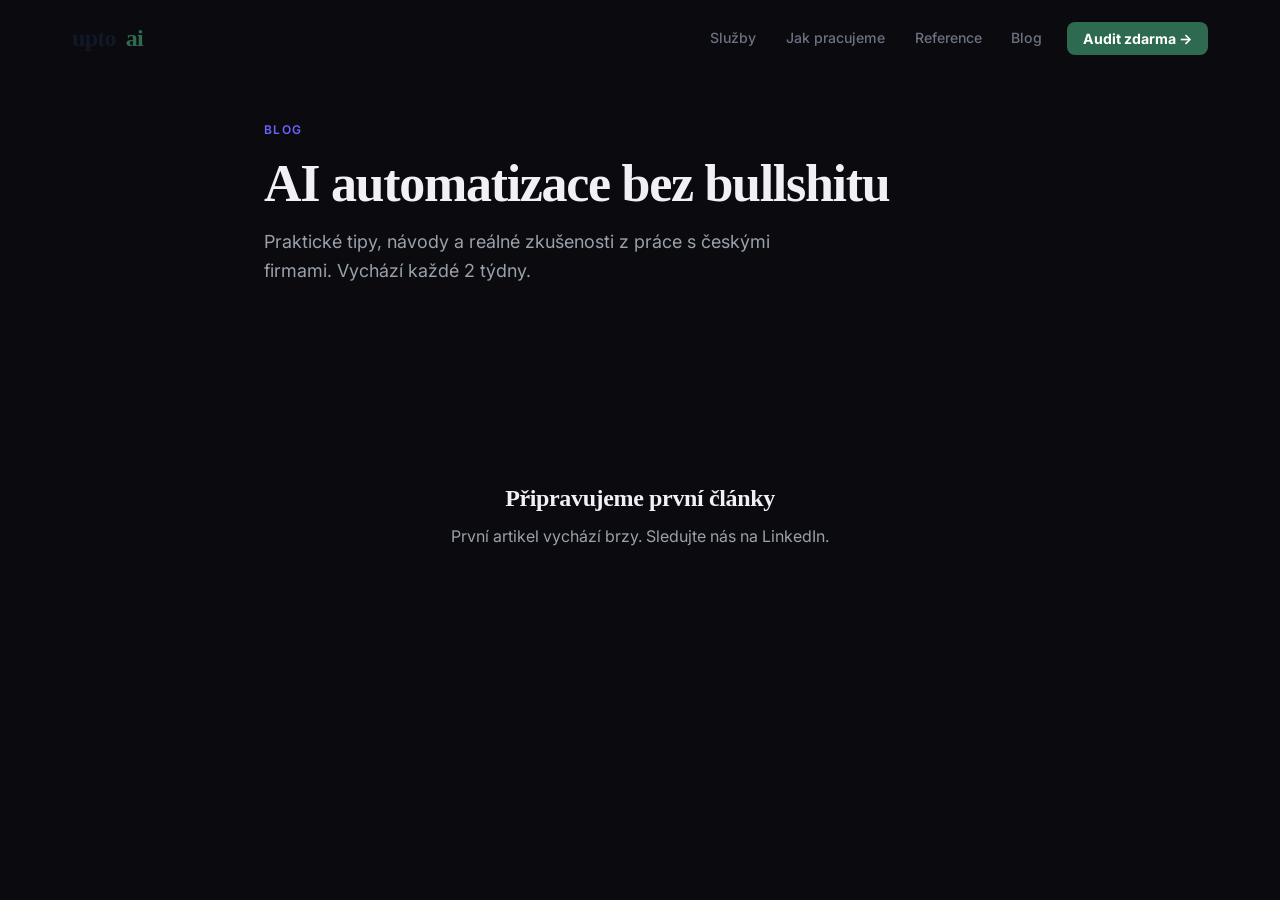
<file: blog/index.html>
<!DOCTYPE html>
<html lang="cs">
<head>
  <meta charset="UTF-8">
  <meta name="viewport" content="width=device-width, initial-scale=1.0">
  <title>Blog | Uptoai – AI automatizace pro české firmy</title>
  <meta name="description" content="Praktické tipy na AI automatizaci, návody jak začít, doporučení nástrojů a reálné case studies. Píše Adam Klásek, zakladatel Uptoai.">
  <link rel="canonical" href="https://uptoai.cz/blog/">
  <meta property="og:title" content="Blog – Uptoai">
  <meta property="og:description" content="Praktické tipy na AI automatizaci pro české firmy. Bez bullshitu.">
  <meta property="og:url" content="https://uptoai.cz/blog/">
  <meta property="og:type" content="website">
  <script type="application/ld+json">
  {
    "@context": "https://schema.org",
    "@type": "Blog",
    "name": "Uptoai Blog",
    "url": "https://uptoai.cz/blog/",
    "description": "Praktické tipy na AI automatizaci pro české a slovenské firmy",
    "author": {
      "@type": "Person",
      "name": "Adam Klásek",
      "url": "https://uptoai.cz"
    },
    "publisher": {
      "@type": "Organization",
      "name": "Uptoai",
      "url": "https://uptoai.cz"
    }
  }
  </script>
  <link rel="preconnect" href="https://fonts.googleapis.com">
  <link rel="preconnect" href="https://fonts.gstatic.com" crossorigin>
  <link href="https://fonts.googleapis.com/css2?family=Inter:wght@300;400;500;600;700;800&family=Outfit:wght@400&display=swap" rel="stylesheet">
  <link rel="stylesheet" href="/style.css">
  <style>
    :root { --bg: #0a0a0f; --fg: #f0f0f5; --muted: #9aa1ab; --border: rgba(255,255,255,0.08); }
    body { background: var(--bg); color: var(--fg); }
    .blog-hero {
      padding: 120px 0 60px;
      background: var(--bg, #0a0a0f);
    }
    .blog-hero-inner {
      max-width: 800px;
      margin: 0 auto;
      padding: 0 24px;
    }
    .blog-eyebrow {
      font-size: 12px;
      font-weight: 600;
      letter-spacing: 0.12em;
      text-transform: uppercase;
      color: var(--accent, #6c63ff);
      margin-bottom: 16px;
    }
    .blog-hero h1 {
      font-size: clamp(32px, 5vw, 52px);
      font-weight: 800;
      line-height: 1.1;
      margin-bottom: 16px;
      color: var(--fg, #f0f0f5);
    }
    .blog-hero p {
      font-size: 18px;
      color: var(--muted, #8888a8);
      max-width: 560px;
    }
    .blog-grid {
      max-width: 800px;
      margin: 0 auto;
      padding: 60px 24px 120px;
      display: flex;
      flex-direction: column;
      gap: 48px;
    }
    .blog-card {
      border-bottom: 1px solid var(--border, rgba(255,255,255,0.08));
      padding-bottom: 48px;
    }
    .blog-card:last-child {
      border-bottom: none;
    }
    .blog-meta {
      font-size: 13px;
      color: var(--muted, #8888a8);
      margin-bottom: 12px;
      display: flex;
      gap: 16px;
      align-items: center;
    }
    .blog-tag {
      background: rgba(108,99,255,0.12);
      color: var(--accent, #6c63ff);
      padding: 2px 10px;
      border-radius: 12px;
      font-size: 12px;
      font-weight: 600;
    }
    .blog-card h2 {
      font-size: clamp(20px, 3vw, 26px);
      font-weight: 700;
      line-height: 1.3;
      margin-bottom: 12px;
      color: var(--fg, #f0f0f5);
    }
    .blog-card h2 a {
      color: inherit;
      text-decoration: none;
    }
    .blog-card h2 a:hover {
      color: var(--accent, #6c63ff);
    }
    .blog-card p {
      color: var(--muted, #8888a8);
      font-size: 16px;
      line-height: 1.7;
      margin-bottom: 20px;
    }
    .blog-readmore {
      font-size: 14px;
      font-weight: 600;
      color: var(--accent, #6c63ff);
      text-decoration: none;
    }
    .blog-readmore:hover {
      text-decoration: underline;
    }
    .blog-empty {
      text-align: center;
      padding: 80px 24px;
      color: var(--muted, #8888a8);
    }
    .blog-empty h2 {
      font-size: 24px;
      margin-bottom: 12px;
      color: var(--fg, #f0f0f5);
    }
    @media (max-width: 600px) {
      .blog-hero { padding: 100px 0 40px; }
      .blog-grid { padding: 40px 16px 80px; }
    }
  </style>
</head>
<body>

  <!-- NAV -->
  <nav id="nav">
    <div class="nav-inner">
      <a href="/" class="nav-logo">
        <span class="logo-upto">upto</span><span class="logo-ai">ai</span>
      </a>
      <ul class="nav-links">
        <li><a href="/#sluzby">Služby</a></li>
        <li><a href="/#jak">Jak pracujeme</a></li>
        <li><a href="/#reference">Reference</a></li>
        <li><a href="/blog/" class="active">Blog</a></li>
        <li><a href="/#booking" class="nav-cta">Audit zdarma →</a></li>
      </ul>
      <button class="nav-burger" id="burger">
        <span></span><span></span><span></span>
      </button>
    </div>
  </nav>

  <!-- BLOG HERO -->
  <section class="blog-hero">
    <div class="blog-hero-inner">
      <div class="blog-eyebrow">Blog</div>
      <h1>AI automatizace bez bullshitu</h1>
      <p>Praktické tipy, návody a reálné zkušenosti z práce s českými firmami. Vychází každé 2 týdny.</p>
    </div>
  </section>

  <!-- BLOG ARTICLES -->
  <main class="blog-grid" id="blog-list">
    <!-- ARTICLES INSERTED HERE BY WEB AGENT -->
    <div class="blog-empty">
      <h2>Připravujeme první články</h2>
      <p>První artikel vychází brzy. Sledujte nás na <a href="https://www.linkedin.com/company/uptoai" style="color: var(--accent)">LinkedIn</a>.</p>
    </div>
  </main>

  <script src="/script.js"></script>
</body>
</html>
</file>
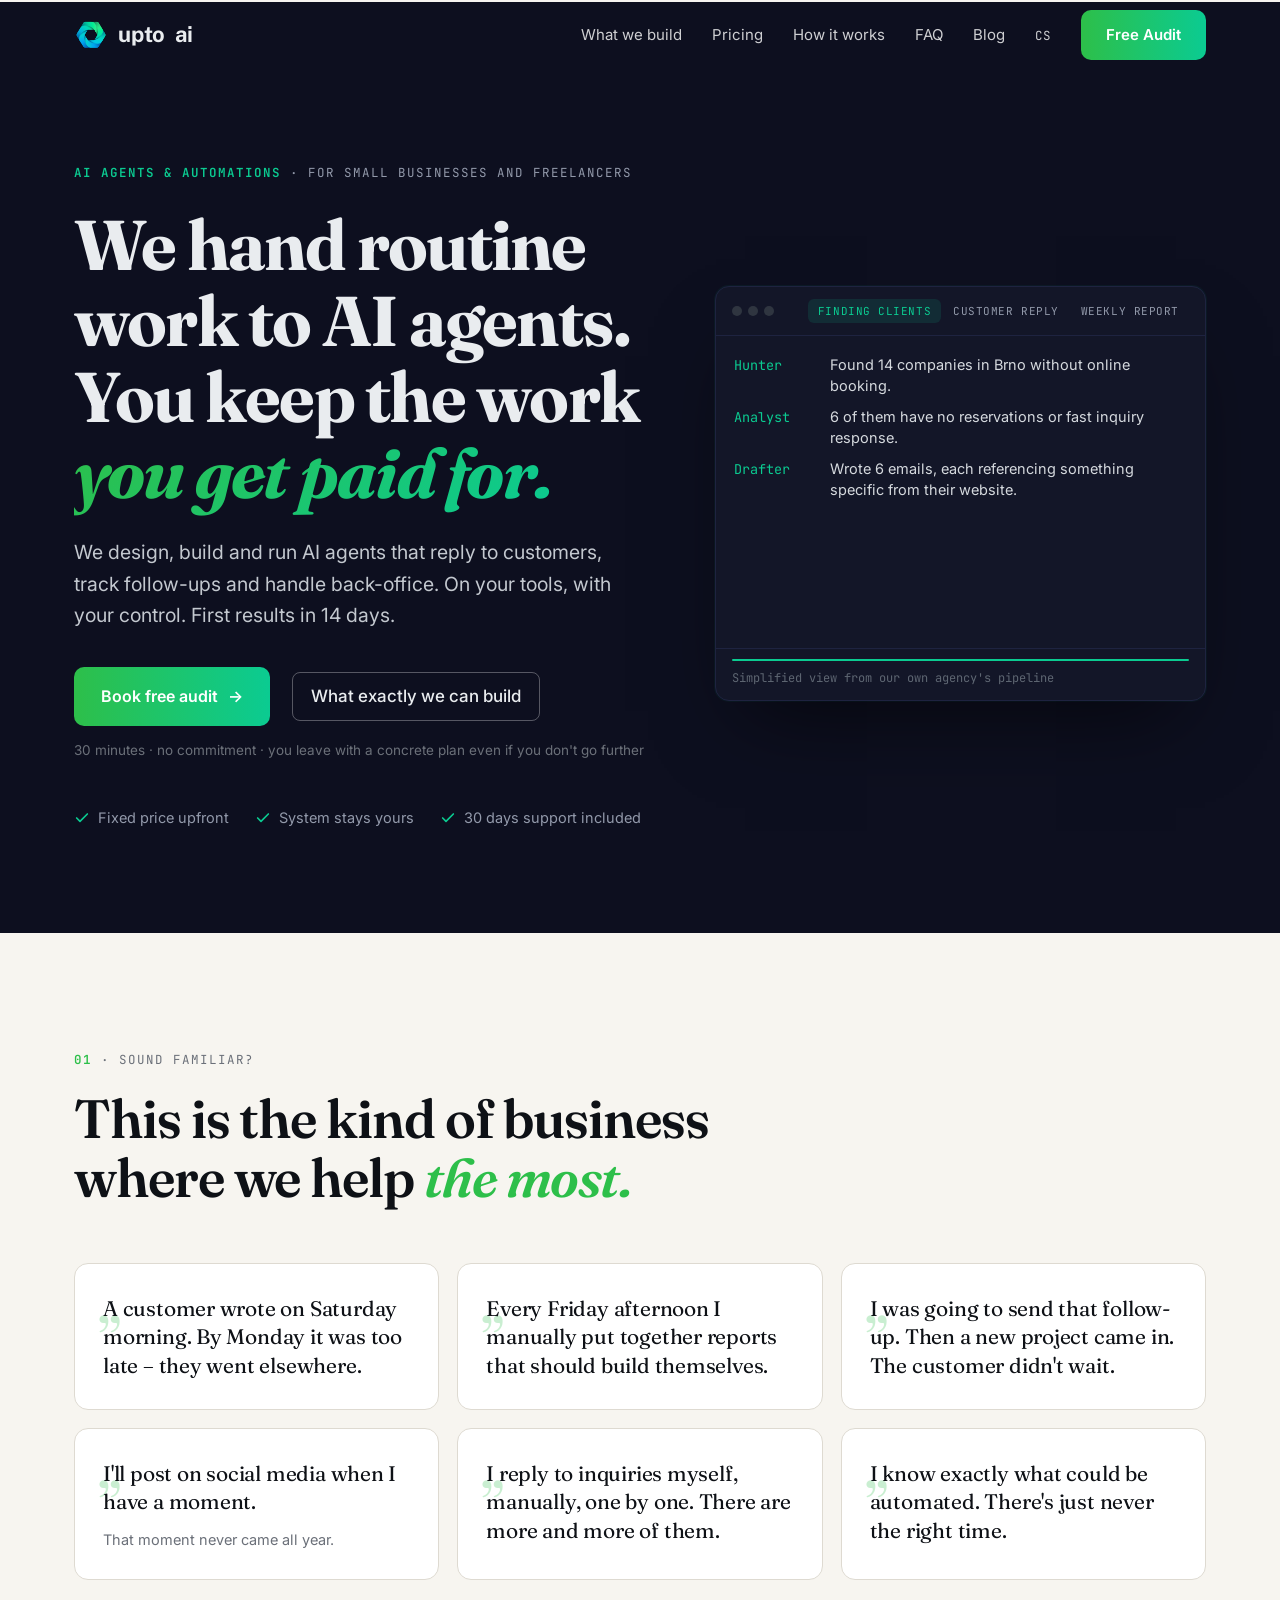
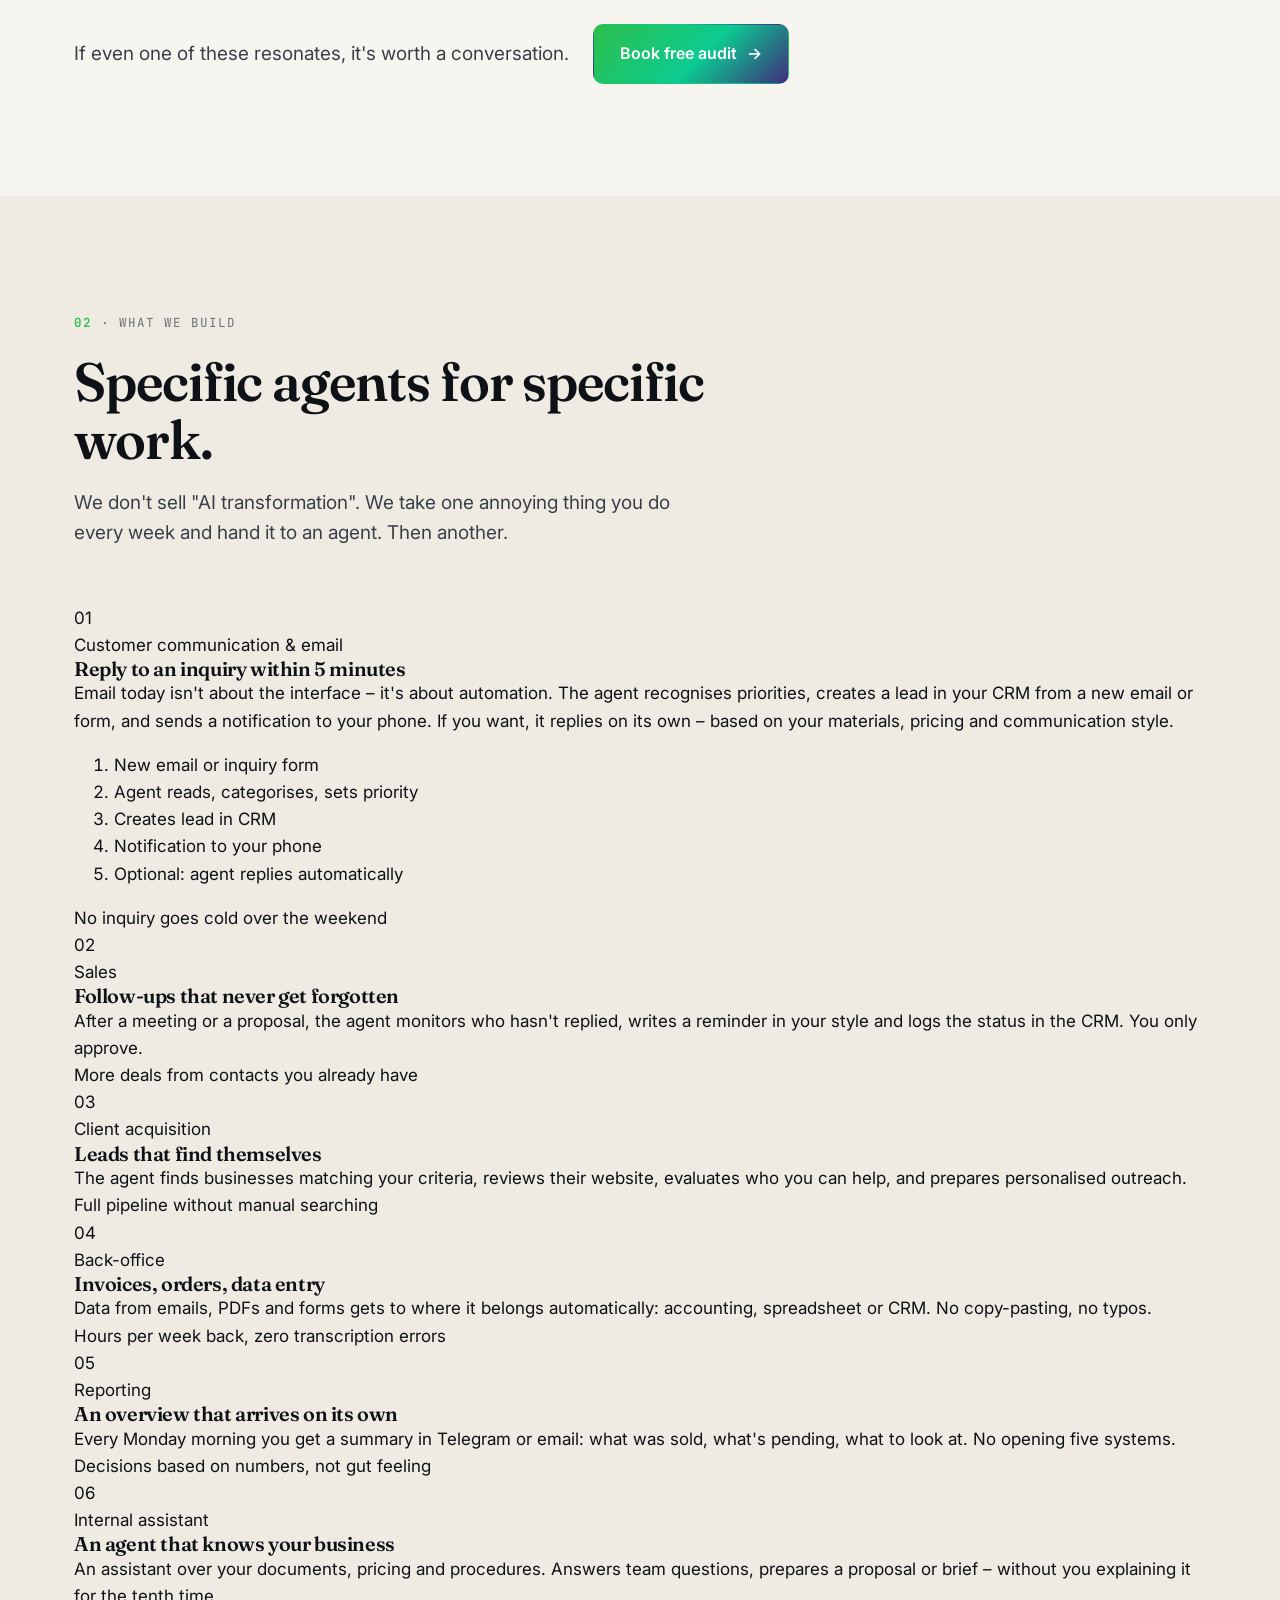
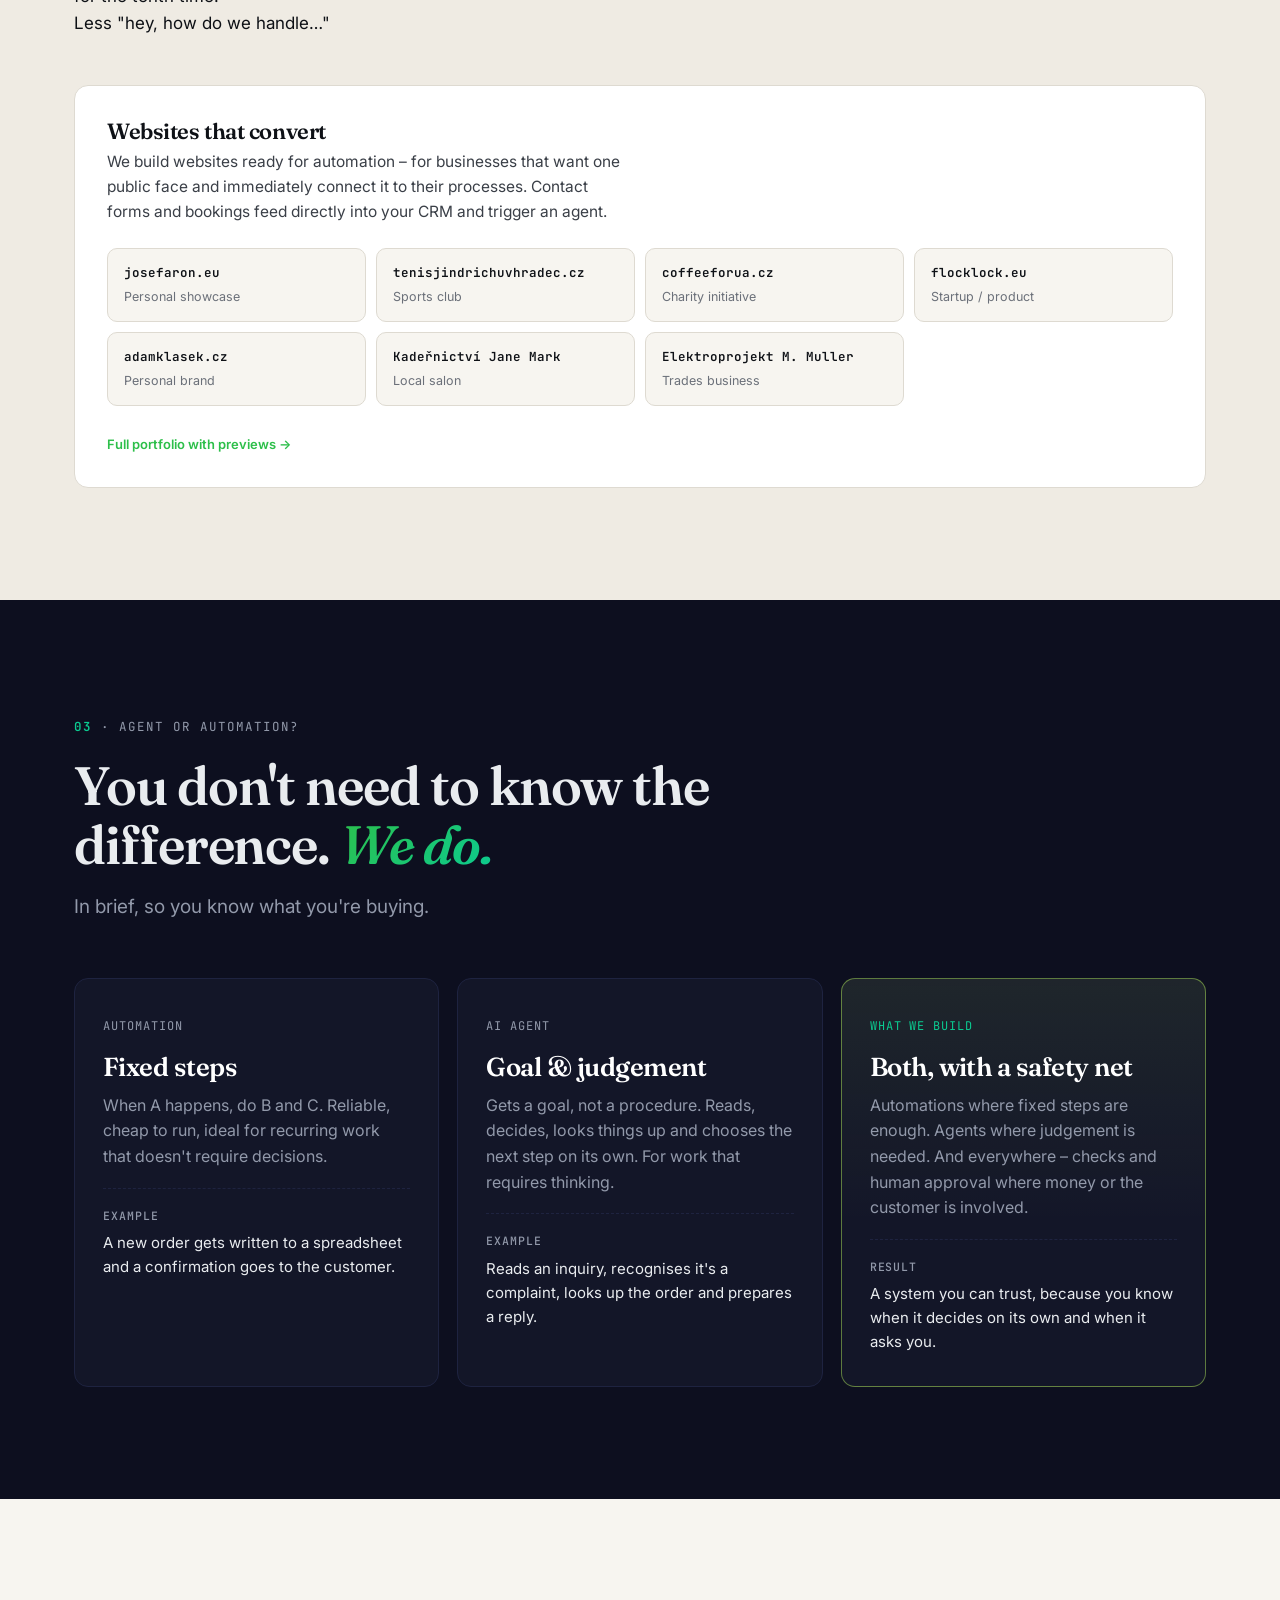
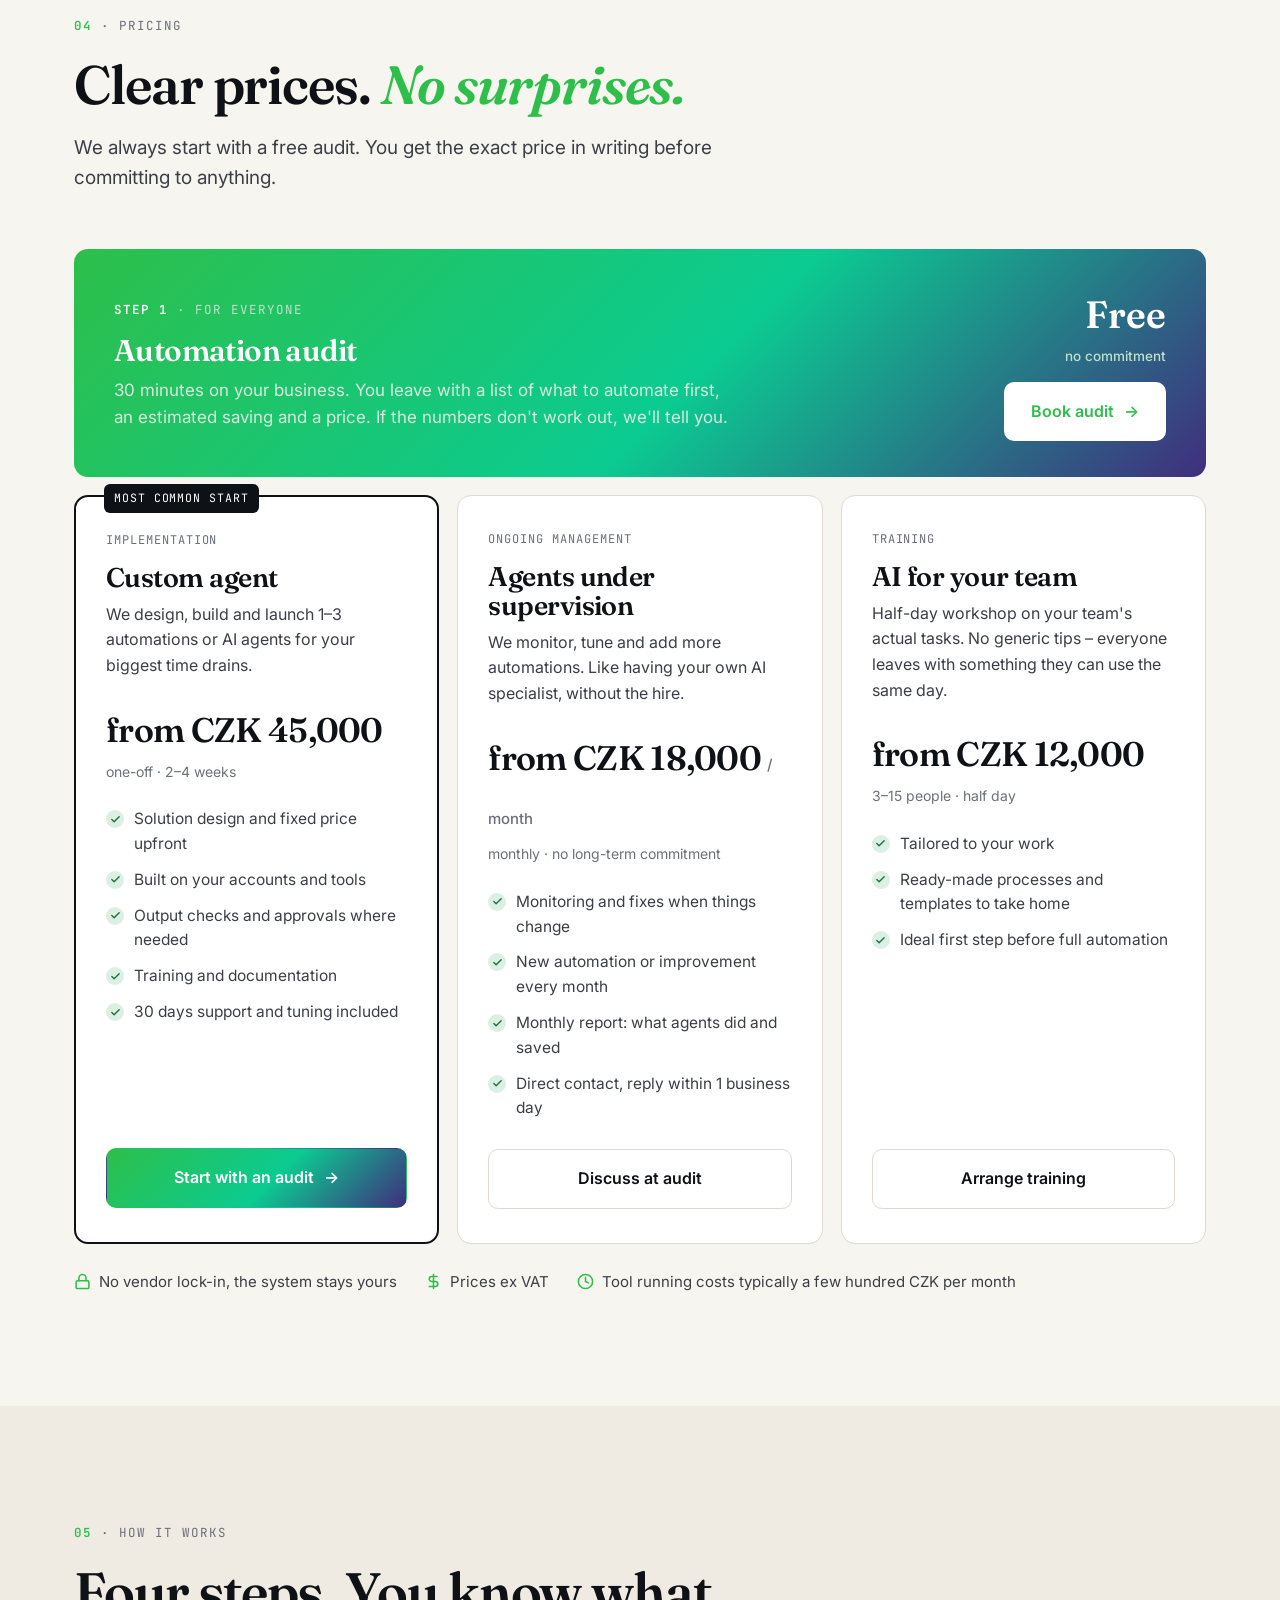
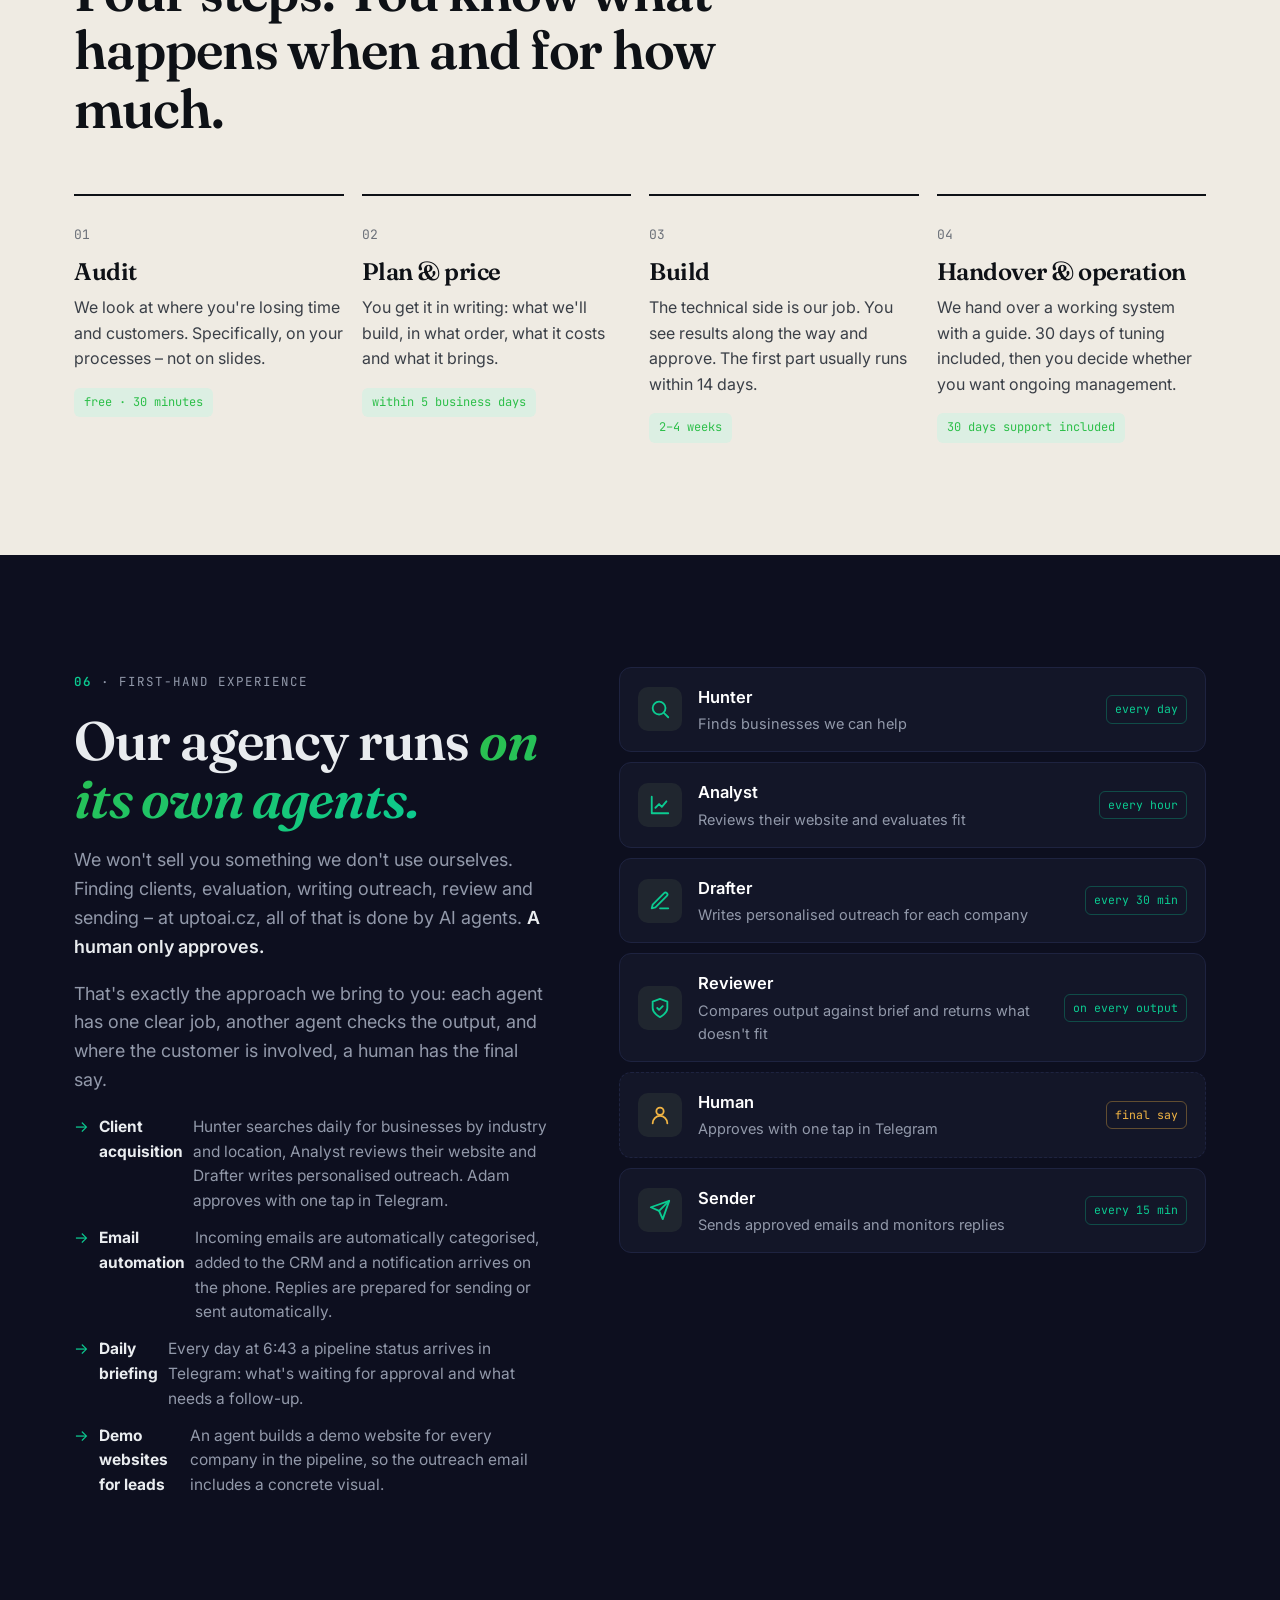
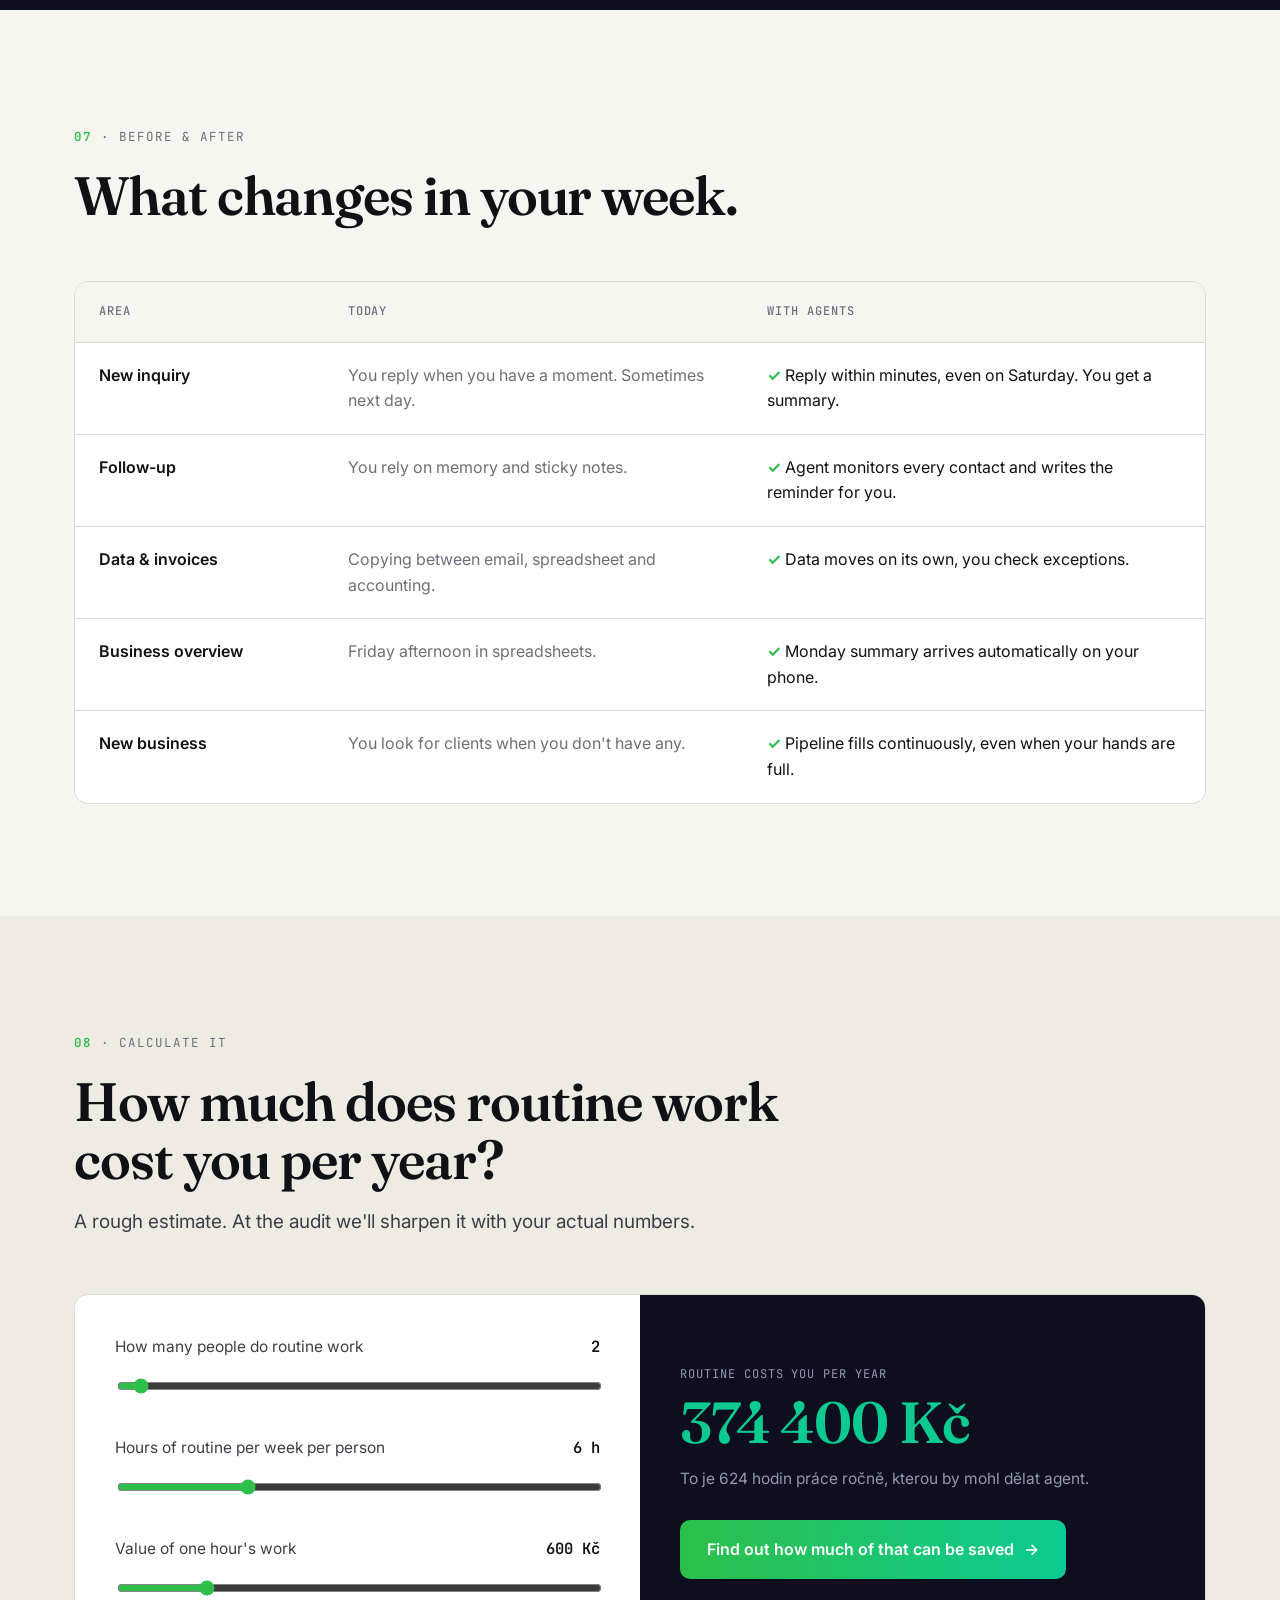
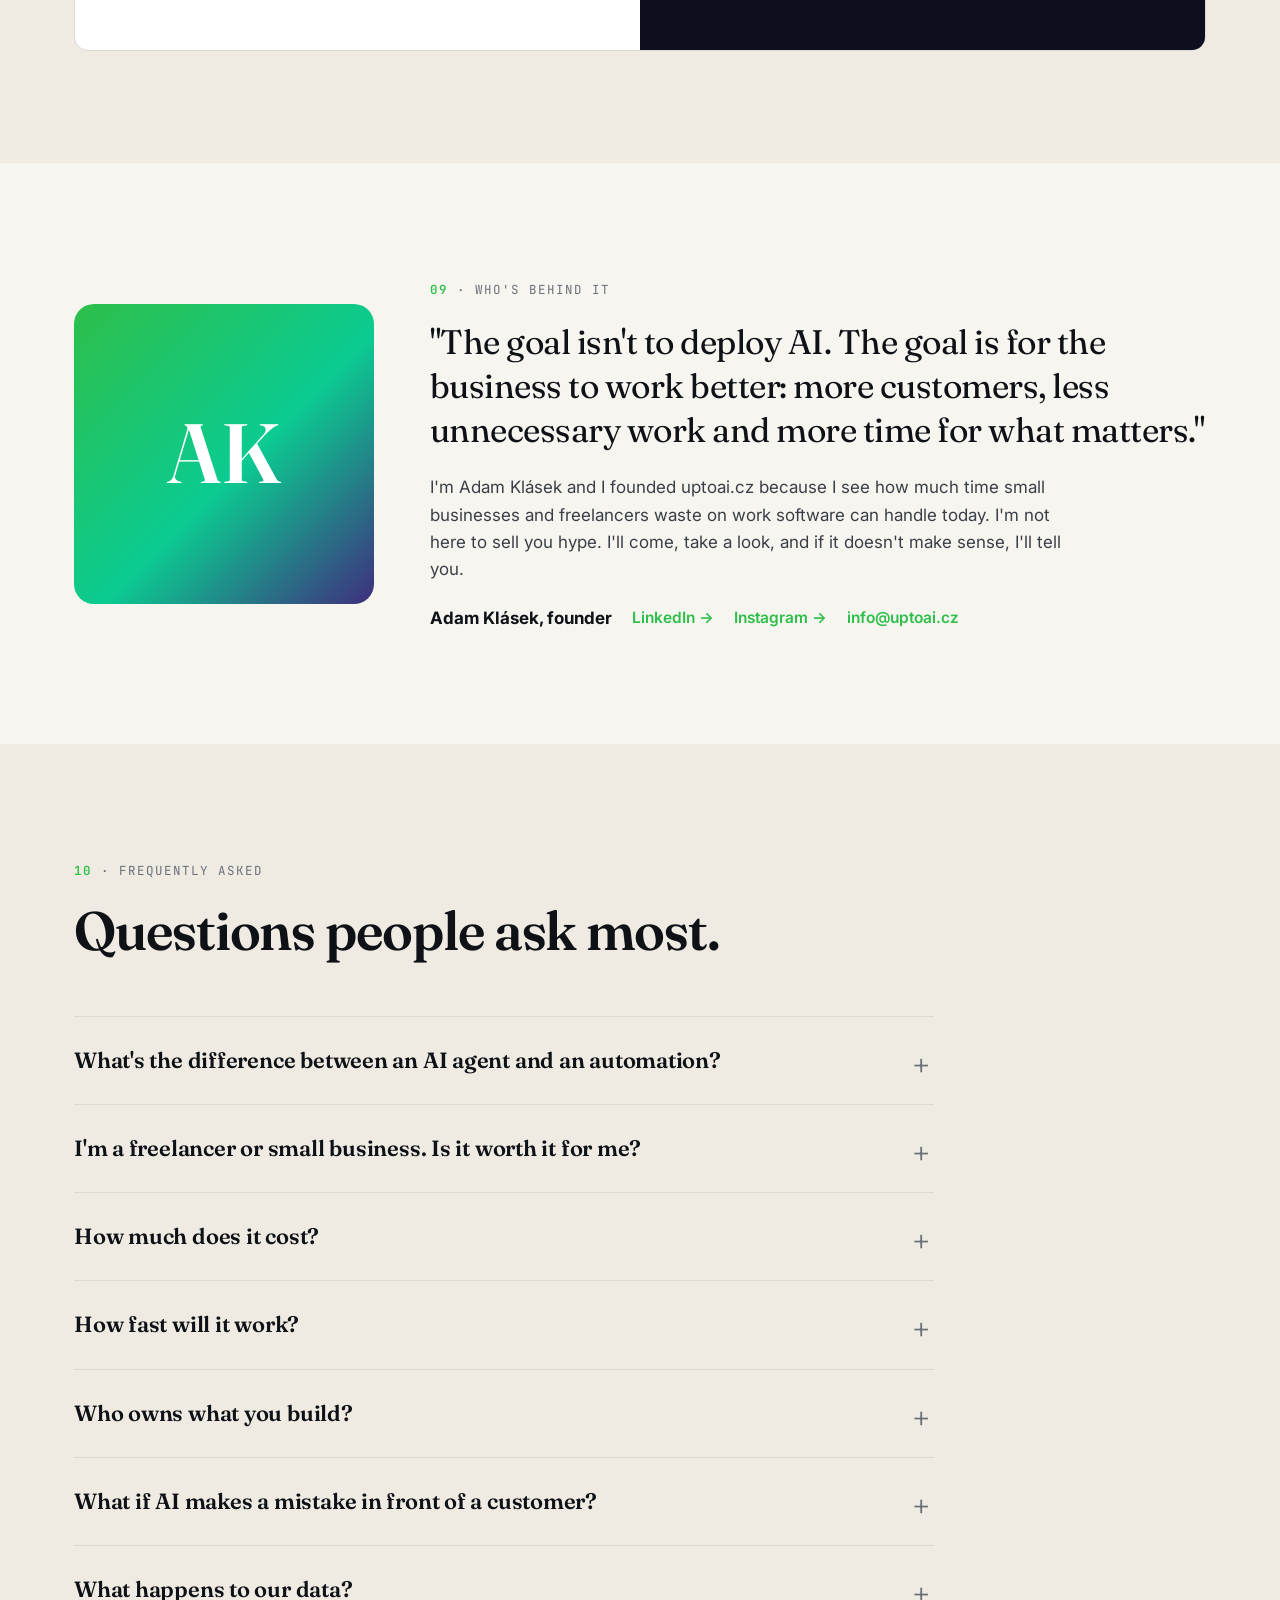
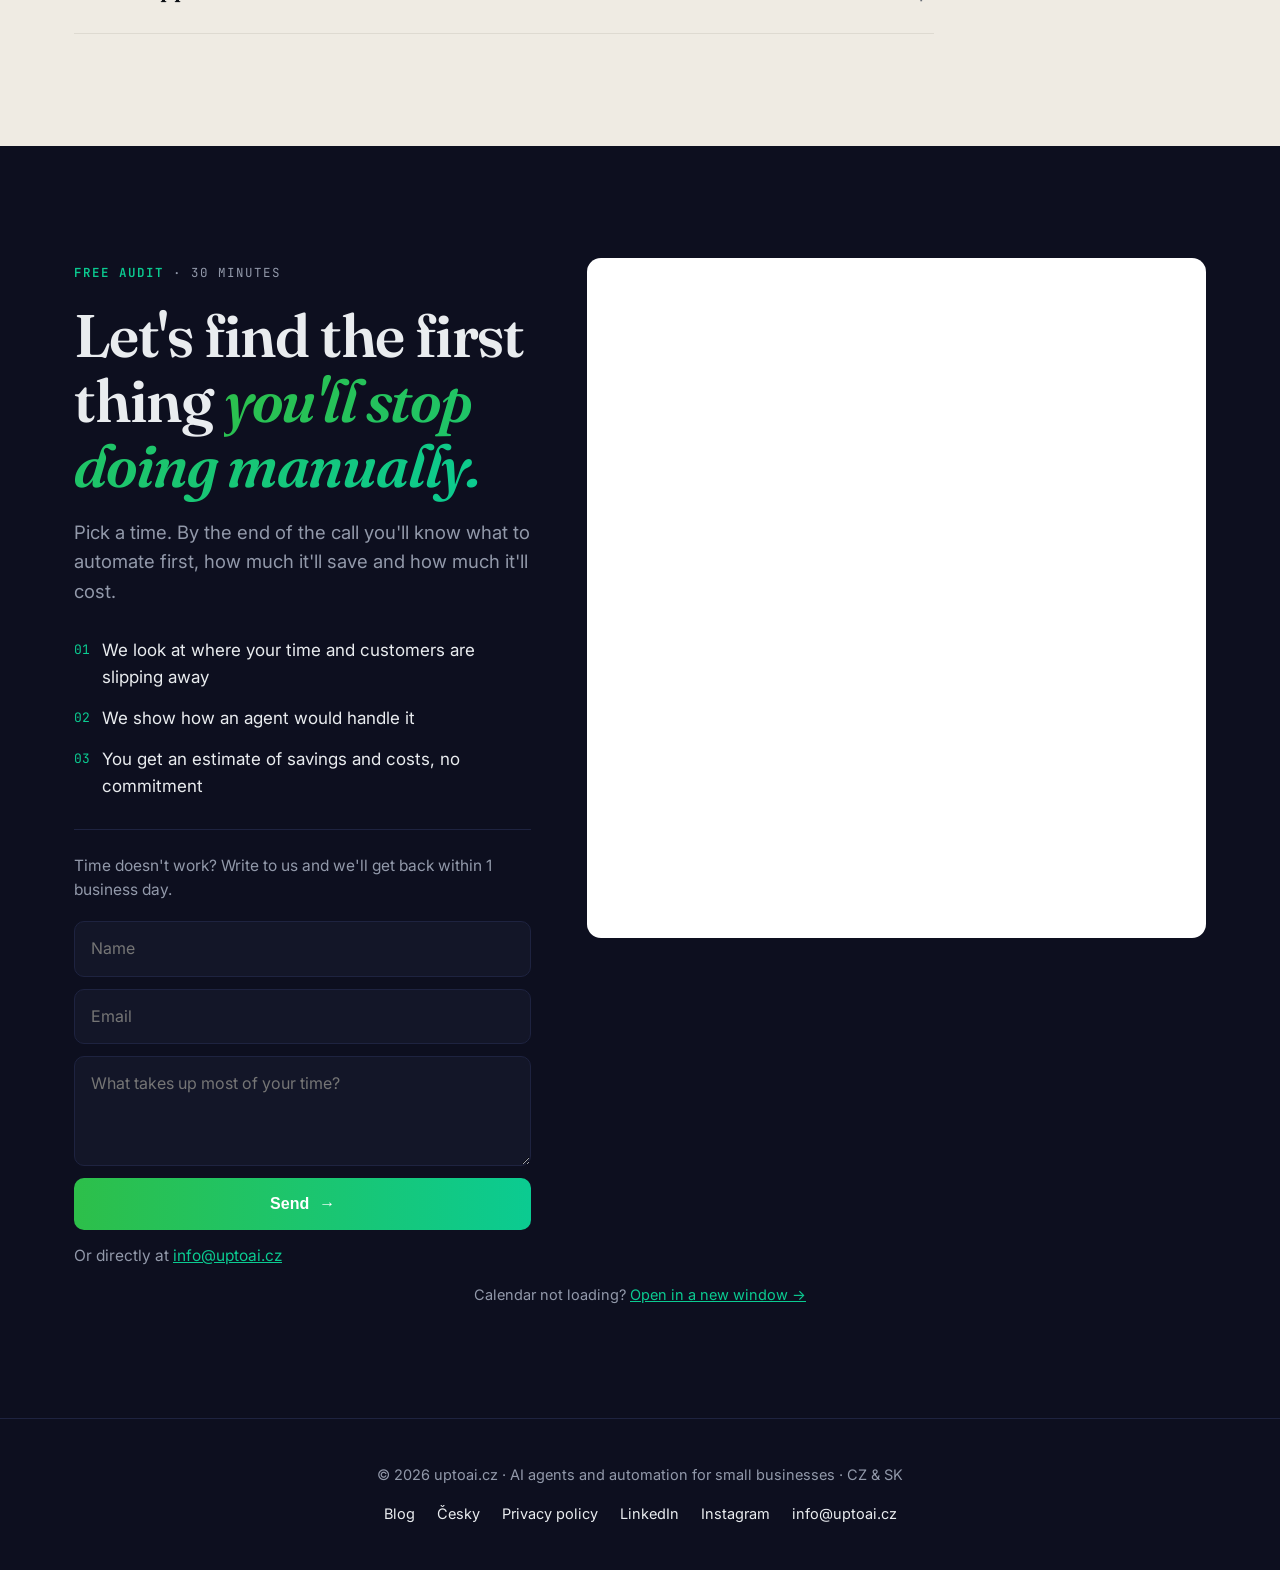
<file: en/index.html>
<!DOCTYPE html>
<html lang="en">
<head>
  <meta charset="UTF-8">
  <meta name="viewport" content="width=device-width, initial-scale=1.0">
  <title>uptoai.cz | AI Agents & Automation for Small Business – Free Audit</title>
  <meta name="description" content="We design, build and run AI agents that reply to customers, track follow-ups and handle back-office. On your tools, with your control. First results in 14 days. Free audit.">
  <link rel="canonical" href="https://uptoai.cz/en/">
  <link rel="alternate" hreflang="en" href="https://uptoai.cz/en/">
  <link rel="alternate" hreflang="cs" href="https://uptoai.cz/">
  <link rel="alternate" hreflang="x-default" href="https://uptoai.cz/">
  <!-- Google tag (gtag.js) -->
  <script async src="https://www.googletagmanager.com/gtag/js?id=G-QZL82EMB1N"></script>
  <script>
    window.dataLayer = window.dataLayer || [];
    function gtag(){dataLayer.push(arguments);}
    gtag('js', new Date());
    gtag('config', 'G-QZL82EMB1N');
  </script>
  <link rel="icon" type="image/png" href="/favicon.png">
  <link rel="icon" type="image/x-icon" href="/favicon.ico">
  <link rel="apple-touch-icon" href="/favicon-180.png">
  <meta property="og:title" content="uptoai.cz | AI Agents & Automation for Small Business">
  <meta property="og:description" content="We hand routine work to AI agents. You keep the work you get paid for. For small businesses and freelancers.">
  <meta property="og:url" content="https://uptoai.cz/en/">
  <meta property="og:type" content="website">
  <meta property="og:image" content="https://uptoai.cz/og-image.png">
  <meta property="og:image:width" content="1200">
  <meta property="og:image:height" content="630">
  <meta property="og:locale" content="en_US">
  <meta name="twitter:card" content="summary_large_image">
  <meta name="twitter:title" content="uptoai.cz | AI Agents & Automation for Small Business">
  <meta name="twitter:description" content="We hand routine work to AI agents. You keep the work you get paid for.">
  <meta name="robots" content="index, follow">
  <meta name="author" content="Adam Klásek, uptoai.cz">
  <meta name="theme-color" content="#0E1116">
  <link rel="alternate" type="text/plain" title="LLMs.txt" href="/llms.txt">
  <script type="application/ld+json">
  {
    "@context": "https://schema.org",
    "@type": "ProfessionalService",
    "name": "uptoai.cz",
    "url": "https://uptoai.cz",
    "email": "info@uptoai.cz",
    "founder": {"@type": "Person", "name": "Adam Klásek"},
    "description": "uptoai.cz designs, builds and operates custom AI agents and automations for small businesses and freelancers in Czech Republic and Slovakia. Works with n8n, Make.com, Claude AI and Airtable.",
    "areaServed": [{"@type": "Country", "name": "CZ"}, {"@type": "Country", "name": "SK"}],
    "priceRange": "Free audit, implementation from CZK 45,000, maintenance from CZK 18,000/month",
    "knowsAbout": ["AI agents", "process automation", "n8n", "Make.com", "Claude AI", "Airtable", "email automation", "CRM automation"],
    "hasOfferCatalog": {
      "@type": "OfferCatalog",
      "name": "uptoai.cz Services",
      "itemListElement": [
        {"@type": "Offer", "name": "Free Automation Audit", "description": "30-minute review of your processes. Output: a list of what to automate first and an estimated saving.", "price": "0", "priceCurrency": "CZK"},
        {"@type": "Offer", "name": "Custom AI agent or automation", "description": "Design, build and launch 1–3 automations or AI agents, 30 days support included.", "price": "45000", "priceCurrency": "CZK"},
        {"@type": "Offer", "name": "Ongoing management", "description": "Monthly monitoring, maintenance and expansion of automations. No long-term commitment.", "price": "18000", "priceCurrency": "CZK"},
        {"@type": "Offer", "name": "Team training", "description": "Half-day workshop for 3–15 people on their own tasks.", "price": "12000", "priceCurrency": "CZK"}
      ]
    },
    "sameAs": ["https://www.linkedin.com/company/uptoai.cz", "https://www.linkedin.com/in/adam-klasek/", "https://www.instagram.com/uptoai.cz/"]
  }
  </script>
  <script type="application/ld+json">
  {
    "@context": "https://schema.org",
    "@type": "FAQPage",
    "mainEntity": [
      {"@type": "Question", "name": "What's the difference between an AI agent and an automation?", "acceptedAnswer": {"@type": "Answer", "text": "An automation follows fixed steps: when an order arrives, write it to a spreadsheet and send a confirmation. An AI agent gets a goal and decides the steps itself: it reads an inquiry, recognises what the customer wants, looks up information and prepares a reply. Most businesses benefit from a combination: automations for fixed steps, agents where judgement is needed."}},
      {"@type": "Question", "name": "I'm a freelancer or small business. Is it worth it for me?", "acceptedAnswer": {"@type": "Answer", "text": "Small businesses and freelancers benefit the most – every hour saved is an hour you can invoice. If you spend at least 5 hours a week on routine work, it's worth calculating. If the numbers don't work out, we'll tell you at the audit."}},
      {"@type": "Question", "name": "How much does it cost?", "acceptedAnswer": {"@type": "Answer", "text": "The audit is free. Implementation starts at CZK 45,000 for 1–3 automations or agents. Ongoing management from CZK 18,000/month, no long-term commitment. You'll get the exact price in writing after the audit, before committing to anything."}},
      {"@type": "Question", "name": "How fast will it work?", "acceptedAnswer": {"@type": "Answer", "text": "The first automation usually runs within 14 days of approving the plan. The whole project typically takes 2–4 weeks."}},
      {"@type": "Question", "name": "Who owns what you build?", "acceptedAnswer": {"@type": "Answer", "text": "You do. Everything runs on your accounts and tools, you get documentation and access. If you decide to stop working with us, the system stays yours."}},
      {"@type": "Question", "name": "What if AI makes a mistake in front of a customer?", "acceptedAnswer": {"@type": "Answer", "text": "Where money or customer relationships are involved, we build in an approval step: the agent prepares, a human approves with one click. Every agent also has output checks and rules about what it cannot do. We only switch on automatic sending once results have been consistently good."}},
      {"@type": "Question", "name": "What happens to our data?", "acceptedAnswer": {"@type": "Answer", "text": "Data stays in your systems. We use tools with business terms that don't use data for model training, and we address personal data processing under GDPR with every client."}}
    ]
  }
  </script>
  <link rel="preconnect" href="https://fonts.googleapis.com">
  <link rel="preconnect" href="https://fonts.gstatic.com" crossorigin>
  <link href="https://fonts.googleapis.com/css2?family=Fraunces:ital,opsz,wght@0,9..144,400..700;1,9..144,400..700&family=Inter:wght@400;500;600;700&family=JetBrains+Mono:wght@400;500;600&family=Public+Sans:wght@200;300;600;700&display=swap" rel="stylesheet">
  <link rel="stylesheet" href="/home.css?v=20261111c">
</head>
<body>

  <header class="nav" id="nav">
    <div class="wrap">
      <a href="/en/" class="logo" aria-label="uptoai home"><img src="/logo.svg" alt="" class="nav-logo-img" width="26" height="26"> upto<span>ai</span></a>
      <ul class="nav-links" id="navLinks">
        <li><a href="#what-we-build">What we build</a></li>
        <li><a href="#pricing">Pricing</a></li>
        <li><a href="#how">How it works</a></li>
        <li><a href="#faq">FAQ</a></li>
        <li><a href="/blog/">Blog</a></li>
        <li><a href="/" class="nav-lang" hreflang="cs">CS</a></li>
        <li><a href="#audit" class="btn btn-volt nav-cta">Free Audit</a></li>
      </ul>
      <button class="burger" id="burger" aria-label="Menu" aria-expanded="false" aria-controls="navLinks">
        <svg viewBox="0 0 24 24" fill="none" stroke="currentColor" stroke-width="2" stroke-linecap="round"><path d="M4 7h16M4 12h16M4 17h16"/></svg>
      </button>
    </div>
  </header>

  <main>

    <!-- HERO -->
    <section class="hero" id="top">
      <div class="wrap hero-grid">
        <div>
          <span class="eyebrow"><b>AI agents & automations</b> · for small businesses and freelancers</span>
          <h1>We hand routine work to AI&nbsp;agents. You keep the work <span class="em">you get paid for.</span></h1>
          <p class="hero-sub">We design, build and run AI agents that reply to customers, track follow-ups and handle back-office. On your tools, with your control. First results in 14 days.</p>
          <div class="hero-actions">
            <a href="#audit" class="btn btn-volt">Book free audit <span class="arr">→</span></a>
            <a href="#what-we-build" class="hero-link">What exactly we can build</a>
          </div>
          <p class="micro">30 minutes · no commitment · you leave with a concrete plan even if you don't go further</p>
          <div class="hero-trust">
            <span><svg viewBox="0 0 24 24" fill="none" stroke="currentColor" stroke-width="2.5" stroke-linecap="round" stroke-linejoin="round"><path d="M20 6 9 17l-5-5"/></svg>Fixed price upfront</span>
            <span><svg viewBox="0 0 24 24" fill="none" stroke="currentColor" stroke-width="2.5" stroke-linecap="round" stroke-linejoin="round"><path d="M20 6 9 17l-5-5"/></svg>System stays yours</span>
            <span><svg viewBox="0 0 24 24" fill="none" stroke="currentColor" stroke-width="2.5" stroke-linecap="round" stroke-linejoin="round"><path d="M20 6 9 17l-5-5"/></svg>30 days support included</span>
          </div>
        </div>

        <div class="demo-widget" aria-label="AI agents in action">
          <div class="demo-header">
            <div class="dots"><i></i><i></i><i></i></div>
            <nav class="demo-tabs-nav" role="tablist">
              <button class="demo-tab active" role="tab" data-idx="0">Finding clients</button>
              <button class="demo-tab" role="tab" data-idx="1">Customer reply</button>
              <button class="demo-tab" role="tab" data-idx="2">Weekly report</button>
            </nav>
          </div>
          <div class="demo-body">
            <div class="demo-card active" data-card="0">
              <div class="demo-flow">
                <div class="demo-step" data-delay="0"><span class="ds-agent">Hunter</span><span class="ds-msg">Found 14 companies in Brno without online booking.</span></div>
                <div class="demo-step" data-delay="1600"><span class="ds-agent">Analyst</span><span class="ds-msg">6 of them have no reservations or fast inquiry response.</span></div>
                <div class="demo-step" data-delay="3200"><span class="ds-agent">Drafter</span><span class="ds-msg">Wrote 6 emails, each referencing something specific from their website.</span></div>
                <div class="demo-step" data-delay="4800"><span class="ds-agent ds-k">Reviewer</span><span class="ds-msg">1 returned for rewrite. 5 passed. Fixed.</span></div>
                <div class="demo-step" data-delay="6000"><span class="ds-agent ds-a">Adam</span><span class="ds-msg">Approved in Telegram with one tap.</span></div>
              </div>
              <div class="demo-result" data-delay="7200"><svg viewBox="0 0 24 24" fill="none" stroke="currentColor" stroke-width="2.5" stroke-linecap="round" stroke-linejoin="round"><path d="M20 6 9 17l-5-5"/></svg>7 outreach emails sent · 08:14</div>
            </div>
            <div class="demo-card" data-card="1">
              <div class="demo-flow">
                <div class="demo-step" data-delay="0"><span class="ds-agent ds-ext">Customer</span><span class="ds-msg">Wrote on Saturday at 9:12. "I'm interested in a quote."</span></div>
                <div class="demo-step" data-delay="1600"><span class="ds-agent">Agent</span><span class="ds-msg">Read the inquiry, identified interest in the starter package.</span></div>
                <div class="demo-step" data-delay="3200"><span class="ds-agent ds-k">Reviewer</span><span class="ds-msg">Checked the reply. Everything correct, price right.</span></div>
                <div class="demo-step" data-delay="4800"><span class="ds-agent ds-a">You</span><span class="ds-msg">Got a summary. Reply sent automatically.</span></div>
              </div>
              <div class="demo-result" data-delay="6200"><svg viewBox="0 0 24 24" fill="none" stroke="currentColor" stroke-width="2.5" stroke-linecap="round" stroke-linejoin="round"><path d="M20 6 9 17l-5-5"/></svg>Reply in 4 minutes · even on weekends</div>
            </div>
            <div class="demo-card" data-card="2">
              <div class="demo-flow">
                <div class="demo-step" data-delay="0"><span class="ds-agent">Reporter</span><span class="ds-msg">Pulled data from CRM, email and Airtable. Monday 7:00.</span></div>
                <div class="demo-step" data-delay="1600"><span class="ds-agent">Analyst</span><span class="ds-msg">3 new leads this week. 2 waiting for follow-up.</span></div>
                <div class="demo-step" data-delay="3200"><span class="ds-agent">Reporter</span><span class="ds-msg">Compiled overview. Flagged 2 open offers older than 7 days.</span></div>
              </div>
              <div class="demo-result" data-delay="4800"><svg viewBox="0 0 24 24" fill="none" stroke="currentColor" stroke-width="2.5" stroke-linecap="round" stroke-linejoin="round"><path d="M20 6 9 17l-5-5"/></svg>Report in Telegram at 7:03</div>
            </div>
          </div>
          <div class="demo-footer">
            <div class="demo-progress"><div class="demo-bar"></div></div>
            <span>Simplified view from our own agency's pipeline</span>
          </div>
        </div>
      </div>
    </section>

    <!-- 01 PAINS -->
    <section class="section" id="problem">
      <div class="wrap">
        <div class="sec-head rv">
          <span class="eyebrow"><b>01</b> · Sound familiar?</span>
          <h2>This is the kind of business where we help <span class="em">the most.</span></h2>
        </div>
        <div class="pains">
          <div class="pain rv"><p>A customer wrote on Saturday morning. By Monday it was too late – they went elsewhere.</p></div>
          <div class="pain rv"><p>Every Friday afternoon I manually put together reports that should build themselves.</p></div>
          <div class="pain rv"><p>I was going to send that follow-up. Then a new project came in. The customer didn't wait.</p></div>
          <div class="pain rv"><p>I'll post on social media when I have a moment.<small>That moment never came all year.</small></p></div>
          <div class="pain rv"><p>I reply to inquiries myself, manually, one by one. There are more and more of them.</p></div>
          <div class="pain rv"><p>I know exactly what could be automated. There's just never the right time.</p></div>
        </div>
        <div class="pains-cta rv">
          <p>If even one of these resonates, it's worth a conversation.</p>
          <a href="#audit" class="btn btn-primary">Book free audit <span class="arr">→</span></a>
        </div>
      </div>
    </section>

    <!-- 02 USE CASES -->
    <section class="section alt" id="what-we-build">
      <div class="wrap">
        <div class="sec-head rv">
          <span class="eyebrow"><b>02</b> · What we build</span>
          <h2>Specific agents for specific work.</h2>
          <p>We don't sell "AI transformation". We take one annoying thing you do every week and hand it to an agent. Then another.</p>
        </div>
        <div class="uses">
          <article class="use rv">
            <span class="use-idx">01</span>
            <div>
              <span class="num">Customer communication & email</span>
              <h3>Reply to an inquiry within 5 minutes</h3>
              <p>Email today isn't about the interface – it's about automation. The agent recognises priorities, creates a lead in your CRM from a new email or form, and sends a notification to your phone. If you want, it replies on its own – based on your materials, pricing and communication style.</p>
              <ol class="use-flow">
                <li>New email or inquiry form</li>
                <li>Agent reads, categorises, sets priority</li>
                <li>Creates lead in CRM</li>
                <li>Notification to your phone</li>
                <li>Optional: agent replies automatically</li>
              </ol>
              <span class="gain">No inquiry goes cold over the weekend</span>
            </div>
          </article>
          <article class="use rv">
            <span class="use-idx">02</span>
            <div>
              <span class="num">Sales</span>
              <h3>Follow-ups that never get forgotten</h3>
              <p>After a meeting or a proposal, the agent monitors who hasn't replied, writes a reminder in your style and logs the status in the CRM. You only approve.</p>
              <span class="gain">More deals from contacts you already have</span>
            </div>
          </article>
          <article class="use rv">
            <span class="use-idx">03</span>
            <div>
              <span class="num">Client acquisition</span>
              <h3>Leads that find themselves</h3>
              <p>The agent finds businesses matching your criteria, reviews their website, evaluates who you can help, and prepares personalised outreach.</p>
              <span class="gain">Full pipeline without manual searching</span>
            </div>
          </article>
          <article class="use rv">
            <span class="use-idx">04</span>
            <div>
              <span class="num">Back-office</span>
              <h3>Invoices, orders, data entry</h3>
              <p>Data from emails, PDFs and forms gets to where it belongs automatically: accounting, spreadsheet or CRM. No copy-pasting, no typos.</p>
              <span class="gain">Hours per week back, zero transcription errors</span>
            </div>
          </article>
          <article class="use rv">
            <span class="use-idx">05</span>
            <div>
              <span class="num">Reporting</span>
              <h3>An overview that arrives on its own</h3>
              <p>Every Monday morning you get a summary in Telegram or email: what was sold, what's pending, what to look at. No opening five systems.</p>
              <span class="gain">Decisions based on numbers, not gut feeling</span>
            </div>
          </article>
          <article class="use rv">
            <span class="use-idx">06</span>
            <div>
              <span class="num">Internal assistant</span>
              <h3>An agent that knows your business</h3>
              <p>An assistant over your documents, pricing and procedures. Answers team questions, prepares a proposal or brief – without you explaining it for the tenth time.</p>
              <span class="gain">Less "hey, how do we handle…"</span>
            </div>
          </article>
        </div>

        <div class="service-secondary rv">
          <div class="ss-content">
            <h3>Websites that convert</h3>
            <p>We build websites ready for automation – for businesses that want one public face and immediately connect it to their processes. Contact forms and bookings feed directly into your CRM and trigger an agent.</p>
          </div>
          <div class="portfolio">
            <a href="https://www.josefaron.eu" target="_blank" rel="noopener" class="port-item">
              <span class="port-domain">josefaron.eu</span>
              <span class="port-type">Personal showcase</span>
            </a>
            <a href="https://tenisjindrichuvhradec.cz" target="_blank" rel="noopener" class="port-item">
              <span class="port-domain">tenisjindrichuvhradec.cz</span>
              <span class="port-type">Sports club</span>
            </a>
            <a href="https://coffeeforua.cz" target="_blank" rel="noopener" class="port-item">
              <span class="port-domain">coffeeforua.cz</span>
              <span class="port-type">Charity initiative</span>
            </a>
            <a href="https://flocklock.eu" target="_blank" rel="noopener" class="port-item">
              <span class="port-domain">flocklock.eu</span>
              <span class="port-type">Startup / product</span>
            </a>
            <a href="https://adamklasek.cz" target="_blank" rel="noopener" class="port-item">
              <span class="port-domain">adamklasek.cz</span>
              <span class="port-type">Personal brand</span>
            </a>
            <span class="port-item">
              <span class="port-domain">Kadeřnictví Jane Mark</span>
              <span class="port-type">Local salon</span>
            </span>
            <span class="port-item">
              <span class="port-domain">Elektroprojekt M. Muller</span>
              <span class="port-type">Trades business</span>
            </span>
          </div>
          <a href="/portfolio/" class="port-more">Full portfolio with previews →</a>
        </div>
      </div>
    </section>

    <!-- 03 EXPLAINER -->
    <section class="section dark" id="agent-vs-automation">
      <div class="wrap">
        <div class="sec-head rv">
          <span class="eyebrow"><b>03</b> · Agent or automation?</span>
          <h2>You don't need to know the difference. <span class="em">We do.</span></h2>
          <p>In brief, so you know what you're buying.</p>
        </div>
        <div class="explain">
          <div class="ex-card rv">
            <span class="tag">Automation</span>
            <h3>Fixed steps</h3>
            <p>When A happens, do B and C. Reliable, cheap to run, ideal for recurring work that doesn't require decisions.</p>
            <p class="eg"><b>Example</b>A new order gets written to a spreadsheet and a confirmation goes to the customer.</p>
          </div>
          <div class="ex-card rv">
            <span class="tag">AI agent</span>
            <h3>Goal & judgement</h3>
            <p>Gets a goal, not a procedure. Reads, decides, looks things up and chooses the next step on its own. For work that requires thinking.</p>
            <p class="eg"><b>Example</b>Reads an inquiry, recognises it's a complaint, looks up the order and prepares a reply.</p>
          </div>
          <div class="ex-card hl rv">
            <span class="tag">What we build</span>
            <h3>Both, with a safety net</h3>
            <p>Automations where fixed steps are enough. Agents where judgement is needed. And everywhere – checks and human approval where money or the customer is involved.</p>
            <p class="eg"><b>Result</b>A system you can trust, because you know when it decides on its own and when it asks you.</p>
          </div>
        </div>
      </div>
    </section>

    <!-- 04 PRICING -->
    <section class="section" id="pricing">
      <div class="wrap">
        <div class="sec-head rv">
          <span class="eyebrow"><b>04</b> · Pricing</span>
          <h2>Clear prices. <span class="em">No surprises.</span></h2>
          <p>We always start with a free audit. You get the exact price in writing before committing to anything.</p>
        </div>

        <div class="offer-audit rv" id="audit-offer">
          <div>
            <span class="eyebrow" style="color:#BFE0CB"><b style="color:#fff">Step 1</b> · for everyone</span>
            <h3 style="margin-top:12px">Automation audit</h3>
            <p>30 minutes on your business. You leave with a list of what to automate first, an estimated saving and a price. If the numbers don't work out, we'll tell you.</p>
          </div>
          <div>
            <div class="price">Free<small>no commitment</small></div>
            <a href="#audit" class="btn">Book audit <span class="arr">→</span></a>
          </div>
        </div>

        <div class="plans">
          <div class="plan feat rv">
            <span class="badge">Most common start</span>
            <span class="for">Implementation</span>
            <h3>Custom agent</h3>
            <p class="desc">We design, build and launch 1–3 automations or AI agents for your biggest time drains.</p>
            <div class="price">from CZK 45,000</div>
            <div class="terms">one-off · 2–4 weeks</div>
            <ul>
              <li>Solution design and fixed price upfront</li>
              <li>Built on your accounts and tools</li>
              <li>Output checks and approvals where needed</li>
              <li>Training and documentation</li>
              <li>30 days support and tuning included</li>
            </ul>
            <a href="#audit" class="btn btn-primary">Start with an audit <span class="arr">→</span></a>
          </div>
          <div class="plan rv">
            <span class="for">Ongoing management</span>
            <h3>Agents under supervision</h3>
            <p class="desc">We monitor, tune and add more automations. Like having your own AI specialist, without the hire.</p>
            <div class="price">from CZK 18,000 <small>/ month</small></div>
            <div class="terms">monthly · no long-term commitment</div>
            <ul>
              <li>Monitoring and fixes when things change</li>
              <li>New automation or improvement every month</li>
              <li>Monthly report: what agents did and saved</li>
              <li>Direct contact, reply within 1 business day</li>
            </ul>
            <a href="#audit" class="btn btn-ghost">Discuss at audit</a>
          </div>
          <div class="plan rv">
            <span class="for">Training</span>
            <h3>AI for your team</h3>
            <p class="desc">Half-day workshop on your team's actual tasks. No generic tips – everyone leaves with something they can use the same day.</p>
            <div class="price">from CZK 12,000</div>
            <div class="terms">3–15 people · half day</div>
            <ul>
              <li>Tailored to your work</li>
              <li>Ready-made processes and templates to take home</li>
              <li>Ideal first step before full automation</li>
            </ul>
            <a href="#audit" class="btn btn-ghost">Arrange training</a>
          </div>
        </div>

        <div class="offer-note rv">
          <span><svg viewBox="0 0 24 24" fill="none" stroke="currentColor" stroke-width="2.2" stroke-linecap="round" stroke-linejoin="round"><rect x="3" y="11" width="18" height="11" rx="2"/><path d="M7 11V7a5 5 0 0 1 10 0v4"/></svg>No vendor lock-in, the system stays yours</span>
          <span><svg viewBox="0 0 24 24" fill="none" stroke="currentColor" stroke-width="2.2" stroke-linecap="round" stroke-linejoin="round"><path d="M12 2v20M17 5H9.5a3.5 3.5 0 0 0 0 7h5a3.5 3.5 0 0 1 0 7H6"/></svg>Prices ex VAT</span>
          <span><svg viewBox="0 0 24 24" fill="none" stroke="currentColor" stroke-width="2.2" stroke-linecap="round" stroke-linejoin="round"><circle cx="12" cy="12" r="10"/><path d="M12 6v6l4 2"/></svg>Tool running costs typically a few hundred CZK per month</span>
        </div>
      </div>
    </section>

    <!-- 05 PROCESS -->
    <section class="section alt" id="how">
      <div class="wrap">
        <div class="sec-head rv">
          <span class="eyebrow"><b>05</b> · How it works</span>
          <h2>Four steps. You know what happens when and for how much.</h2>
        </div>
        <div class="steps">
          <div class="step rv">
            <span class="n">01</span>
            <h3>Audit</h3>
            <p>We look at where you're losing time and customers. Specifically, on your processes – not on slides.</p>
            <span class="when">free · 30 minutes</span>
          </div>
          <div class="step rv">
            <span class="n">02</span>
            <h3>Plan & price</h3>
            <p>You get it in writing: what we'll build, in what order, what it costs and what it brings.</p>
            <span class="when">within 5 business days</span>
          </div>
          <div class="step rv">
            <span class="n">03</span>
            <h3>Build</h3>
            <p>The technical side is our job. You see results along the way and approve. The first part usually runs within 14 days.</p>
            <span class="when">2–4 weeks</span>
          </div>
          <div class="step rv">
            <span class="n">04</span>
            <h3>Handover & operation</h3>
            <p>We hand over a working system with a guide. 30 days of tuning included, then you decide whether you want ongoing management.</p>
            <span class="when">30 days support included</span>
          </div>
        </div>
      </div>
    </section>

    <!-- 06 PROOF -->
    <section class="section dark" id="proof">
      <div class="wrap proof-grid">
        <div class="proof-copy rv">
          <span class="eyebrow"><b>06</b> · First-hand experience</span>
          <h2 style="font-size:clamp(34px,4.6vw,54px);margin-top:18px">Our agency runs <span class="em">on its own agents.</span></h2>
          <p>We won't sell you something we don't use ourselves. Finding clients, evaluation, writing outreach, review and sending – at uptoai.cz, all of that is done by AI agents. <strong>A human only approves.</strong></p>
          <p>That's exactly the approach we bring to you: each agent has one clear job, another agent checks the output, and where the customer is involved, a human has the final say.</p>
          <ul class="proof-list">
            <li><b>Client acquisition</b> Hunter searches daily for businesses by industry and location, Analyst reviews their website and Drafter writes personalised outreach. Adam approves with one tap in Telegram.</li>
            <li><b>Email automation</b> Incoming emails are automatically categorised, added to the CRM and a notification arrives on the phone. Replies are prepared for sending or sent automatically.</li>
            <li><b>Daily briefing</b> Every day at 6:43 a pipeline status arrives in Telegram: what's waiting for approval and what needs a follow-up.</li>
            <li><b>Demo websites for leads</b> An agent builds a demo website for every company in the pipeline, so the outreach email includes a concrete visual.</li>
          </ul>
        </div>
        <div class="pipeline rv" aria-label="Agents running uptoai.cz">
          <div class="agent"><div class="ic"><svg viewBox="0 0 24 24" fill="none" stroke="currentColor" stroke-width="2" stroke-linecap="round" stroke-linejoin="round"><circle cx="11" cy="11" r="7"/><path d="m21 21-4.3-4.3"/></svg></div><div><h4>Hunter</h4><p>Finds businesses we can help</p></div><span class="st">every day</span></div>
          <div class="agent"><div class="ic"><svg viewBox="0 0 24 24" fill="none" stroke="currentColor" stroke-width="2" stroke-linecap="round" stroke-linejoin="round"><path d="M3 3v18h18"/><path d="m7 15 4-4 3 3 5-6"/></svg></div><div><h4>Analyst</h4><p>Reviews their website and evaluates fit</p></div><span class="st">every hour</span></div>
          <div class="agent"><div class="ic"><svg viewBox="0 0 24 24" fill="none" stroke="currentColor" stroke-width="2" stroke-linecap="round" stroke-linejoin="round"><path d="M12 20h9"/><path d="M16.5 3.5a2.1 2.1 0 0 1 3 3L7 19l-4 1 1-4Z"/></svg></div><div><h4>Drafter</h4><p>Writes personalised outreach for each company</p></div><span class="st">every 30 min</span></div>
          <div class="agent"><div class="ic"><svg viewBox="0 0 24 24" fill="none" stroke="currentColor" stroke-width="2" stroke-linecap="round" stroke-linejoin="round"><path d="M12 22s8-4 8-10V5l-8-3-8 3v7c0 6 8 10 8 10Z"/><path d="m9 12 2 2 4-4"/></svg></div><div><h4>Reviewer</h4><p>Compares output against brief and returns what doesn't fit</p></div><span class="st">on every output</span></div>
          <div class="agent human"><div class="ic"><svg viewBox="0 0 24 24" fill="none" stroke="currentColor" stroke-width="2" stroke-linecap="round" stroke-linejoin="round"><circle cx="12" cy="8" r="4"/><path d="M4 21a8 8 0 0 1 16 0"/></svg></div><div><h4>Human</h4><p>Approves with one tap in Telegram</p></div><span class="st">final say</span></div>
          <div class="agent"><div class="ic"><svg viewBox="0 0 24 24" fill="none" stroke="currentColor" stroke-width="2" stroke-linecap="round" stroke-linejoin="round"><path d="m22 2-7 20-4-9-9-4Z"/><path d="M22 2 11 13"/></svg></div><div><h4>Sender</h4><p>Sends approved emails and monitors replies</p></div><span class="st">every 15 min</span></div>
        </div>
      </div>
    </section>

    <!-- 07 BEFORE / AFTER -->
    <section class="section" id="before-after">
      <div class="wrap">
        <div class="sec-head rv">
          <span class="eyebrow"><b>07</b> · Before & after</span>
          <h2>What changes in your week.</h2>
        </div>
        <table class="ba rv">
          <thead><tr><th>Area</th><th>Today</th><th>With agents</th></tr></thead>
          <tbody>
            <tr><td>New inquiry</td><td>You reply when you have a moment. Sometimes next day.</td><td>Reply within minutes, even on Saturday. You get a summary.</td></tr>
            <tr><td>Follow-up</td><td>You rely on memory and sticky notes.</td><td>Agent monitors every contact and writes the reminder for you.</td></tr>
            <tr><td>Data & invoices</td><td>Copying between email, spreadsheet and accounting.</td><td>Data moves on its own, you check exceptions.</td></tr>
            <tr><td>Business overview</td><td>Friday afternoon in spreadsheets.</td><td>Monday summary arrives automatically on your phone.</td></tr>
            <tr><td>New business</td><td>You look for clients when you don't have any.</td><td>Pipeline fills continuously, even when your hands are full.</td></tr>
          </tbody>
        </table>
      </div>
    </section>

    <!-- 08 CALCULATOR -->
    <section class="section alt" id="calculator">
      <div class="wrap">
        <div class="sec-head rv">
          <span class="eyebrow"><b>08</b> · Calculate it</span>
          <h2>How much does routine work cost you per year?</h2>
          <p>A rough estimate. At the audit we'll sharpen it with your actual numbers.</p>
        </div>
        <div class="calc rv">
          <div class="calc-in">
            <div class="calc-row">
              <label for="c-people">How many people do routine work <output id="o-people">2</output></label>
              <input type="range" id="c-people" min="1" max="30" value="2">
            </div>
            <div class="calc-row">
              <label for="c-hours">Hours of routine per week per person <output id="o-hours">6 h</output></label>
              <input type="range" id="c-hours" min="1" max="20" value="6">
            </div>
            <div class="calc-row">
              <label for="c-rate">Value of one hour's work <output id="o-rate">600 CZK</output></label>
              <input type="range" id="c-rate" min="200" max="2500" step="50" value="600">
            </div>
          </div>
          <div class="calc-out">
            <span class="lbl">Routine costs you per year</span>
            <div class="big" id="o-year">374,400 CZK</div>
            <p class="sub" id="o-sub">That's 624 hours of work per year an agent could handle.</p>
            <a href="#audit" class="btn btn-volt">Find out how much of that can be saved <span class="arr">→</span></a>
          </div>
        </div>
      </div>
    </section>

    <!-- 09 FOUNDER -->
    <section class="section" id="about">
      <div class="wrap founder">
        <div class="avatar rv" aria-hidden="true">AK</div>
        <div class="rv">
          <span class="eyebrow"><b>09</b> · Who's behind it</span>
          <blockquote style="margin-top:18px">"The goal isn't to deploy AI. The goal is for the business to work better: more customers, less unnecessary work and more time for what matters."</blockquote>
          <p class="bio">I'm Adam Klásek and I founded uptoai.cz because I see how much time small businesses and freelancers waste on work software can handle today. I'm not here to sell you hype. I'll come, take a look, and if it doesn't make sense, I'll tell you.</p>
          <div class="who">
            <strong>Adam Klásek, founder</strong>
            <a href="https://www.linkedin.com/in/adam-klasek/" target="_blank" rel="noopener">LinkedIn →</a>
            <a href="https://www.instagram.com/uptoai.cz/" target="_blank" rel="noopener">Instagram →</a>
            <a href="mailto:info@uptoai.cz">info@uptoai.cz</a>
          </div>
        </div>
      </div>
    </section>

    <!-- 10 FAQ -->
    <section class="section alt" id="faq">
      <div class="wrap">
        <div class="sec-head rv">
          <span class="eyebrow"><b>10</b> · Frequently asked</span>
          <h2>Questions people ask most.</h2>
        </div>
        <div class="faq-list rv">
          <details class="faq-item"><summary>What's the difference between an AI agent and an automation?</summary><p class="a">An automation follows fixed steps: when an order arrives, write it to a spreadsheet and send a confirmation. An AI agent gets a goal and decides the steps itself: it reads an inquiry, recognises what the customer wants, looks up information and prepares a reply. Most businesses benefit from a combination: automations for fixed steps, agents where judgement is needed.</p></details>
          <details class="faq-item"><summary>I'm a freelancer or small business. Is it worth it for me?</summary><p class="a">Small businesses and freelancers benefit the most – every hour saved is an hour you can invoice. If you spend at least 5 hours a week on routine work, it's worth calculating. If the numbers don't work out, we'll tell you at the audit.</p></details>
          <details class="faq-item"><summary>How much does it cost?</summary><p class="a">The audit is free. Implementation starts at CZK 45,000 for 1–3 automations or agents. Ongoing management from CZK 18,000/month, no long-term commitment. You'll get the exact price in writing after the audit, before committing to anything.</p></details>
          <details class="faq-item"><summary>How fast will it work?</summary><p class="a">The first automation usually runs within 14 days of approving the plan. The whole project typically takes 2–4 weeks.</p></details>
          <details class="faq-item"><summary>Who owns what you build?</summary><p class="a">You do. Everything runs on your accounts and tools, you get documentation and access. If you decide to stop working with us, the system stays yours.</p></details>
          <details class="faq-item"><summary>What if AI makes a mistake in front of a customer?</summary><p class="a">Where money or customer relationships are involved, we build in an approval step: the agent prepares, a human approves with one click. Every agent also has output checks and rules about what it cannot do. We only switch on automatic sending once results have been consistently good.</p></details>
          <details class="faq-item"><summary>What happens to our data?</summary><p class="a">Data stays in your systems. We use tools with business terms that don't use data for model training, and we address personal data processing under GDPR with every client.</p></details>
        </div>
      </div>
    </section>

    <!-- FINAL CTA -->
    <section class="final" id="audit">
      <div class="wrap final-grid">
        <div class="rv">
          <span class="eyebrow"><b>Free audit</b> · 30 minutes</span>
          <h2>Let's find the first thing <span class="em">you'll stop doing manually.</span></h2>
          <p class="lead">Pick a time. By the end of the call you'll know what to automate first, how much it'll save and how much it'll cost.</p>
          <ul>
            <li><span>01</span>We look at where your time and customers are slipping away</li>
            <li><span>02</span>We show how an agent would handle it</li>
            <li><span>03</span>You get an estimate of savings and costs, no commitment</li>
          </ul>
          <div class="alt-contact">
            <p>Time doesn't work? Write to us and we'll get back within 1 business day.</p>
            <form class="form" action="https://formspree.io/f/xrpeldzv" method="POST">
              <input type="text" name="name" placeholder="Name" required autocomplete="name">
              <input type="email" name="email" placeholder="Email" required autocomplete="email">
              <textarea name="message" placeholder="What takes up most of your time?"></textarea>
              <input type="hidden" name="_subject" value="New inquiry from uptoai.cz/en/">
              <button type="submit" class="btn btn-volt">Send <span class="arr">→</span></button>
            </form>
            <p style="margin-top:14px">Or directly at <a href="mailto:info@uptoai.cz">info@uptoai.cz</a></p>
          </div>
        </div>
        <div class="book rv">
          <div class="calendly-inline-widget" data-url="https://calendly.com/adaklasek/meet?hide_event_type_details=1&hide_gdpr_banner=1&primary_color=1F6F4A" style="min-width:300px;height:680px;"></div>
        </div>
      </div>
      <div class="wrap">
        <p class="book-alt">Calendar not loading? <a href="https://calendly.com/adaklasek/meet" target="_blank" rel="noopener">Open in a new window →</a></p>
      </div>
    </section>

  </main>

  <footer class="foot">
    <div class="wrap">
      <span>© 2026 uptoai.cz · AI agents and automation for small businesses · CZ & SK</span>
      <nav>
        <a href="/blog/">Blog</a>
        <a href="/">Česky</a>
        <a href="/ochrana-osobnich-udaju/">Privacy policy</a>
        <a href="https://www.linkedin.com/company/uptoai.cz" target="_blank" rel="noopener">LinkedIn</a>
        <a href="https://www.instagram.com/uptoai.cz/" target="_blank" rel="noopener">Instagram</a>
        <a href="mailto:info@uptoai.cz">info@uptoai.cz</a>
      </nav>
    </div>
  </footer>

  <script src="https://assets.calendly.com/assets/external/widget.js" async></script>
  <script src="/home.js" defer></script>
</body>
</html>
</file>
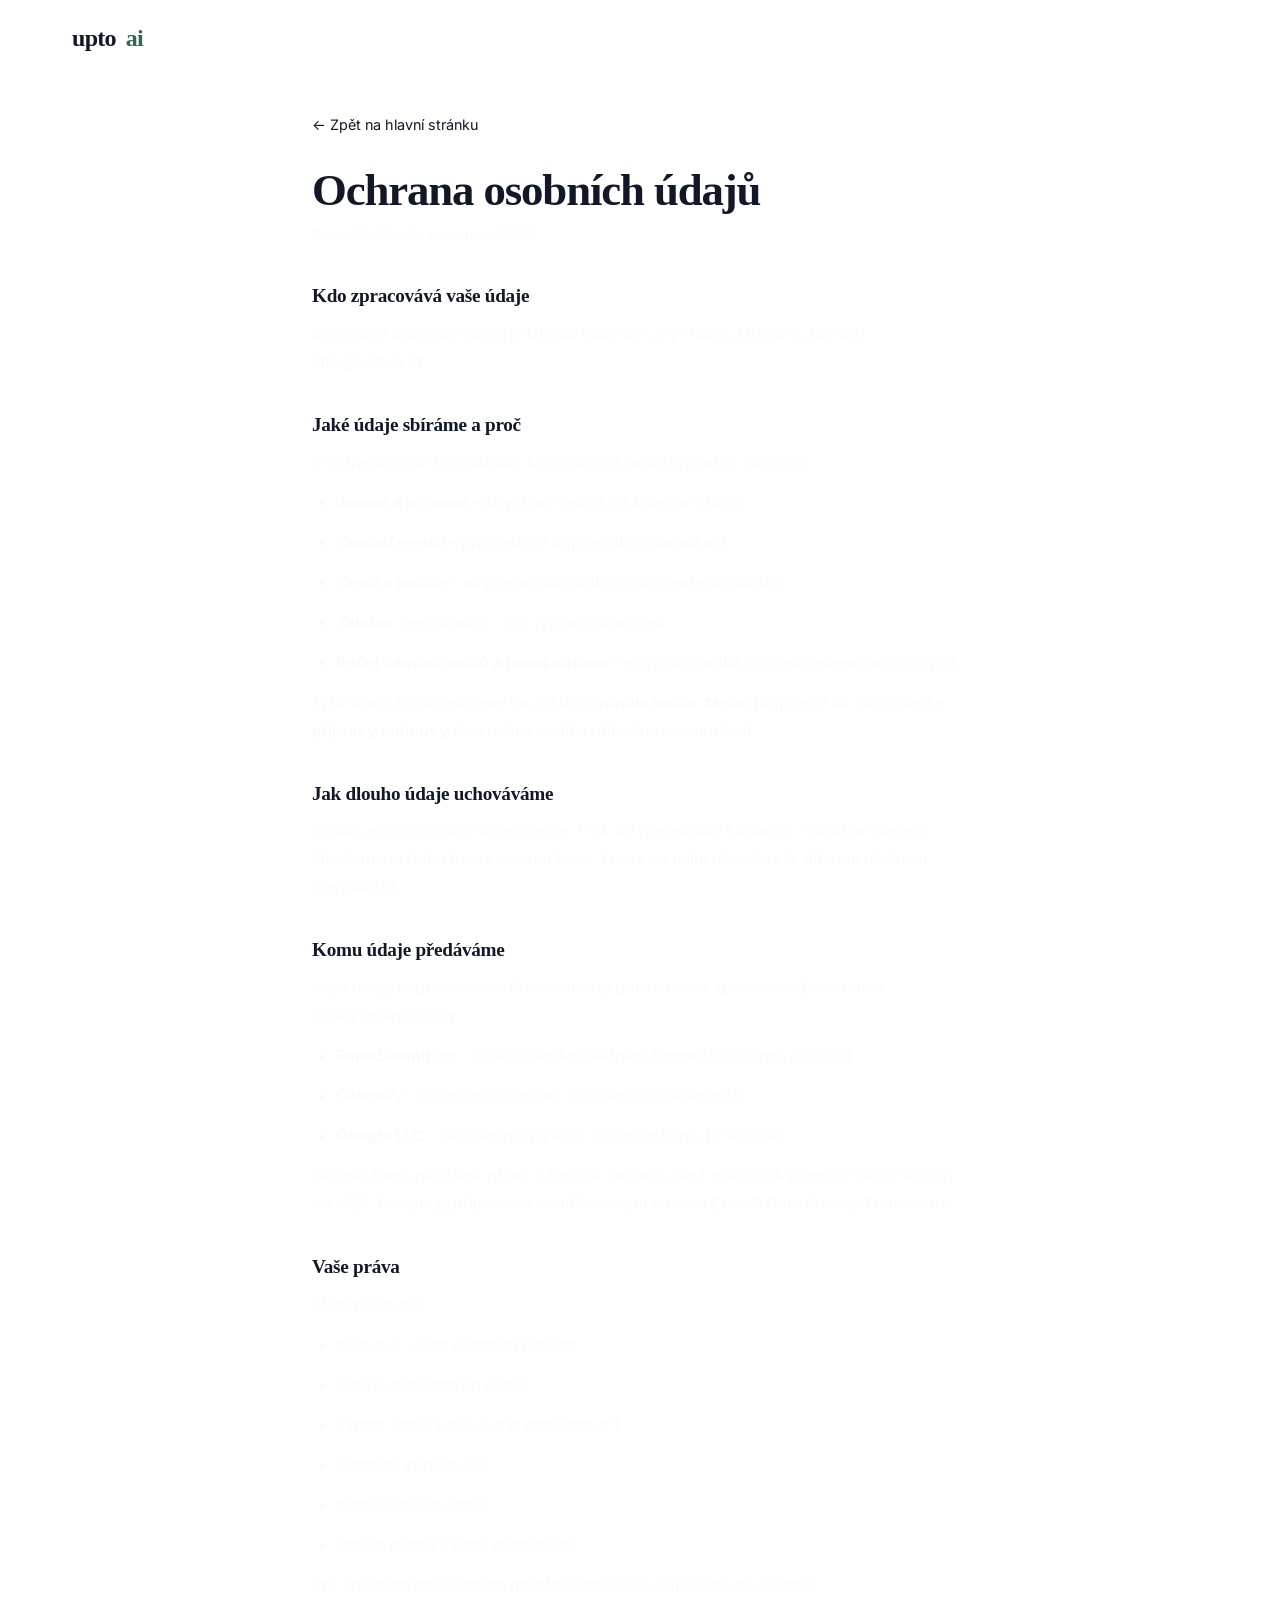
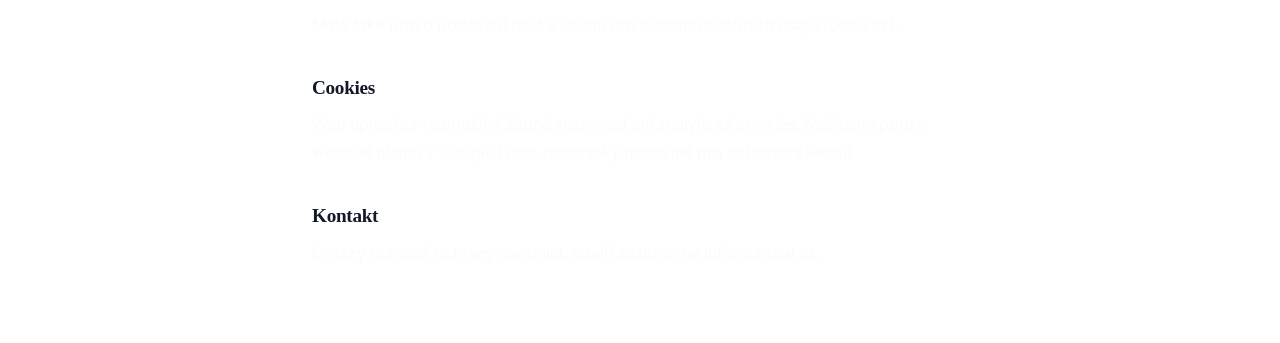
<file: ochrana-osobnich-udaju/index.html>
<!DOCTYPE html>
<html lang="cs">
<head>
  <meta charset="UTF-8">
  <meta name="viewport" content="width=device-width, initial-scale=1.0">
  <title>Ochrana osobních údajů | Uptoai</title>
  <meta name="description" content="Zásady ochrany osobních údajů Uptoai – jak zpracováváme vaše údaje v souladu s GDPR.">
  <meta name="robots" content="noindex">
  <link rel="icon" type="image/png" href="/favicon.png">
  <link rel="icon" type="image/x-icon" href="/favicon.ico">
  <link rel="preconnect" href="https://fonts.googleapis.com">
  <link rel="preconnect" href="https://fonts.gstatic.com" crossorigin>
  <link href="https://fonts.googleapis.com/css2?family=Inter:wght@300;400;500;600;700;800;900&family=Outfit:wght@400&display=swap" rel="stylesheet">
  <link rel="stylesheet" href="/style.css">
  <style>
    .gdpr-page {
      max-width: 720px;
      margin: 0 auto;
      padding: 7rem 2rem 4rem;
      color: var(--light);
    }
    .gdpr-page h1 {
      font-size: clamp(1.8rem, 5vw, 2.8rem);
      font-weight: 900;
      margin-bottom: 0.5rem;
    }
    .gdpr-updated {
      color: var(--gray);
      font-size: 0.9rem;
      margin-bottom: 3rem;
    }
    .gdpr-page h2 {
      font-size: 1.2rem;
      font-weight: 700;
      color: var(--teal);
      margin: 2.5rem 0 0.75rem;
    }
    .gdpr-page p, .gdpr-page li {
      color: rgba(248,249,255,0.75);
      line-height: 1.75;
      margin-bottom: 0.75rem;
    }
    .gdpr-page ul {
      padding-left: 1.5rem;
    }
    .gdpr-page a {
      color: var(--teal);
    }
    .gdpr-back {
      display: inline-block;
      color: var(--gray);
      font-size: 0.9rem;
      margin-bottom: 2rem;
      text-decoration: none;
    }
    .gdpr-back:hover { color: var(--teal); }
  </style>
</head>
<body style="background: var(--dark);">
  <nav id="nav">
    <div class="nav-inner">
      <a href="/" class="nav-logo">
        <span class="logo-upto">upto</span><span class="logo-ai">ai</span>
      </a>
    </div>
  </nav>

  <div class="gdpr-page">
    <a href="/" class="gdpr-back">← Zpět na hlavní stránku</a>
    <h1>Ochrana osobních údajů</h1>
    <p class="gdpr-updated">Poslední aktualizace: srpen 2026</p>

    <h2>Kdo zpracovává vaše údaje</h2>
    <p>Správcem osobních údajů je Uptoai (dále jen „my" nebo „Uptoai"), kontakt: <a href="mailto:info@uptoai.cz">info@uptoai.cz</a>.</p>

    <h2>Jaké údaje sbíráme a proč</h2>
    <p>Prostřednictvím kontaktního formuláře na webu uptoai.cz sbíráme:</p>
    <ul>
      <li><strong>Jméno a příjmení</strong> – abychom věděli, na koho se obrátit</li>
      <li><strong>Firemní e-mail</strong> – pro zasílání odpovědi a komunikaci</li>
      <li><strong>Firma a pozice</strong> – abychom pochopili kontext vašeho dotazu</li>
      <li><strong>Telefon</strong> (nepovinné) – pro rychlejší domluvu</li>
      <li><strong>Počet zaměstnanců a popis situace</strong> – abychom mohli připravit relevantní odpověď</li>
    </ul>
    <p>Tyto údaje zpracováváme na základě <strong>oprávněného zájmu</strong> (odpověď na váš dotaz) a <strong>přípravy smlouvy</strong> (bezplatný audit a případná spolupráce).</p>

    <h2>Jak dlouho údaje uchováváme</h2>
    <p>Pokud ze spolupráce nic nevzejde: 1 rok od posledního kontaktu. Pokud se stanete klientem: po dobu trvání spolupráce a 3 roky po jejím ukončení (z důvodu účetních povinností).</p>

    <h2>Komu údaje předáváme</h2>
    <p>Vaše údaje neprodáváme. Předáváme je pouze těmto zpracovatelům v rámci poskytování služby:</p>
    <ul>
      <li><strong>FormSubmit.co</strong> – zpracování kontaktního formuláře (přenos e-mailu)</li>
      <li><strong>Calendly</strong> – rezervace schůzek (při kliknutí na kalend&aacute;ř)</li>
      <li><strong>Google LLC</strong> – načítání písma Inter z Google Fonts (IP adresa)</li>
    </ul>
    <p>Google Fonts načítáme přímo z Google serverů, čímž dochází k přenosu vaší IP adresy do USA. Google je příjemcem certifikovaným v rámci EU-US Data Privacy Framework.</p>

    <h2>Vaše práva</h2>
    <p>Máte právo na:</p>
    <ul>
      <li>přístup k vašim osobním údajům</li>
      <li>opravu nepřesných údajů</li>
      <li>výmaz údajů („právo být zapomenut")</li>
      <li>omezení zpracování</li>
      <li>přenositelnost údajů</li>
      <li>vznést námitku proti zpracování</li>
    </ul>
    <p>Pro uplatnění práv napište na <a href="mailto:info@uptoai.cz">info@uptoai.cz</a>. Odpovíme do 30 dnů.</p>
    <p>Máte také právo podat stížnost u Úřadu pro ochranu osobních údajů (<a href="https://www.uoou.cz" target="_blank" rel="noopener">uoou.cz</a>).</p>

    <h2>Cookies</h2>
    <p>Web uptoai.cz nepoužívá žádné sledovací ani analytické cookies. Načítáme pouze webové písmo z Google Fonts (technicky nezbytné pro zobrazení webu).</p>

    <h2>Kontakt</h2>
    <p>Dotazy ohledně ochrany osobních údajů zasílejte na <a href="mailto:info@uptoai.cz">info@uptoai.cz</a>.</p>
  </div>

  <script src="/script.js"></script>
</body>
</html>
</file>
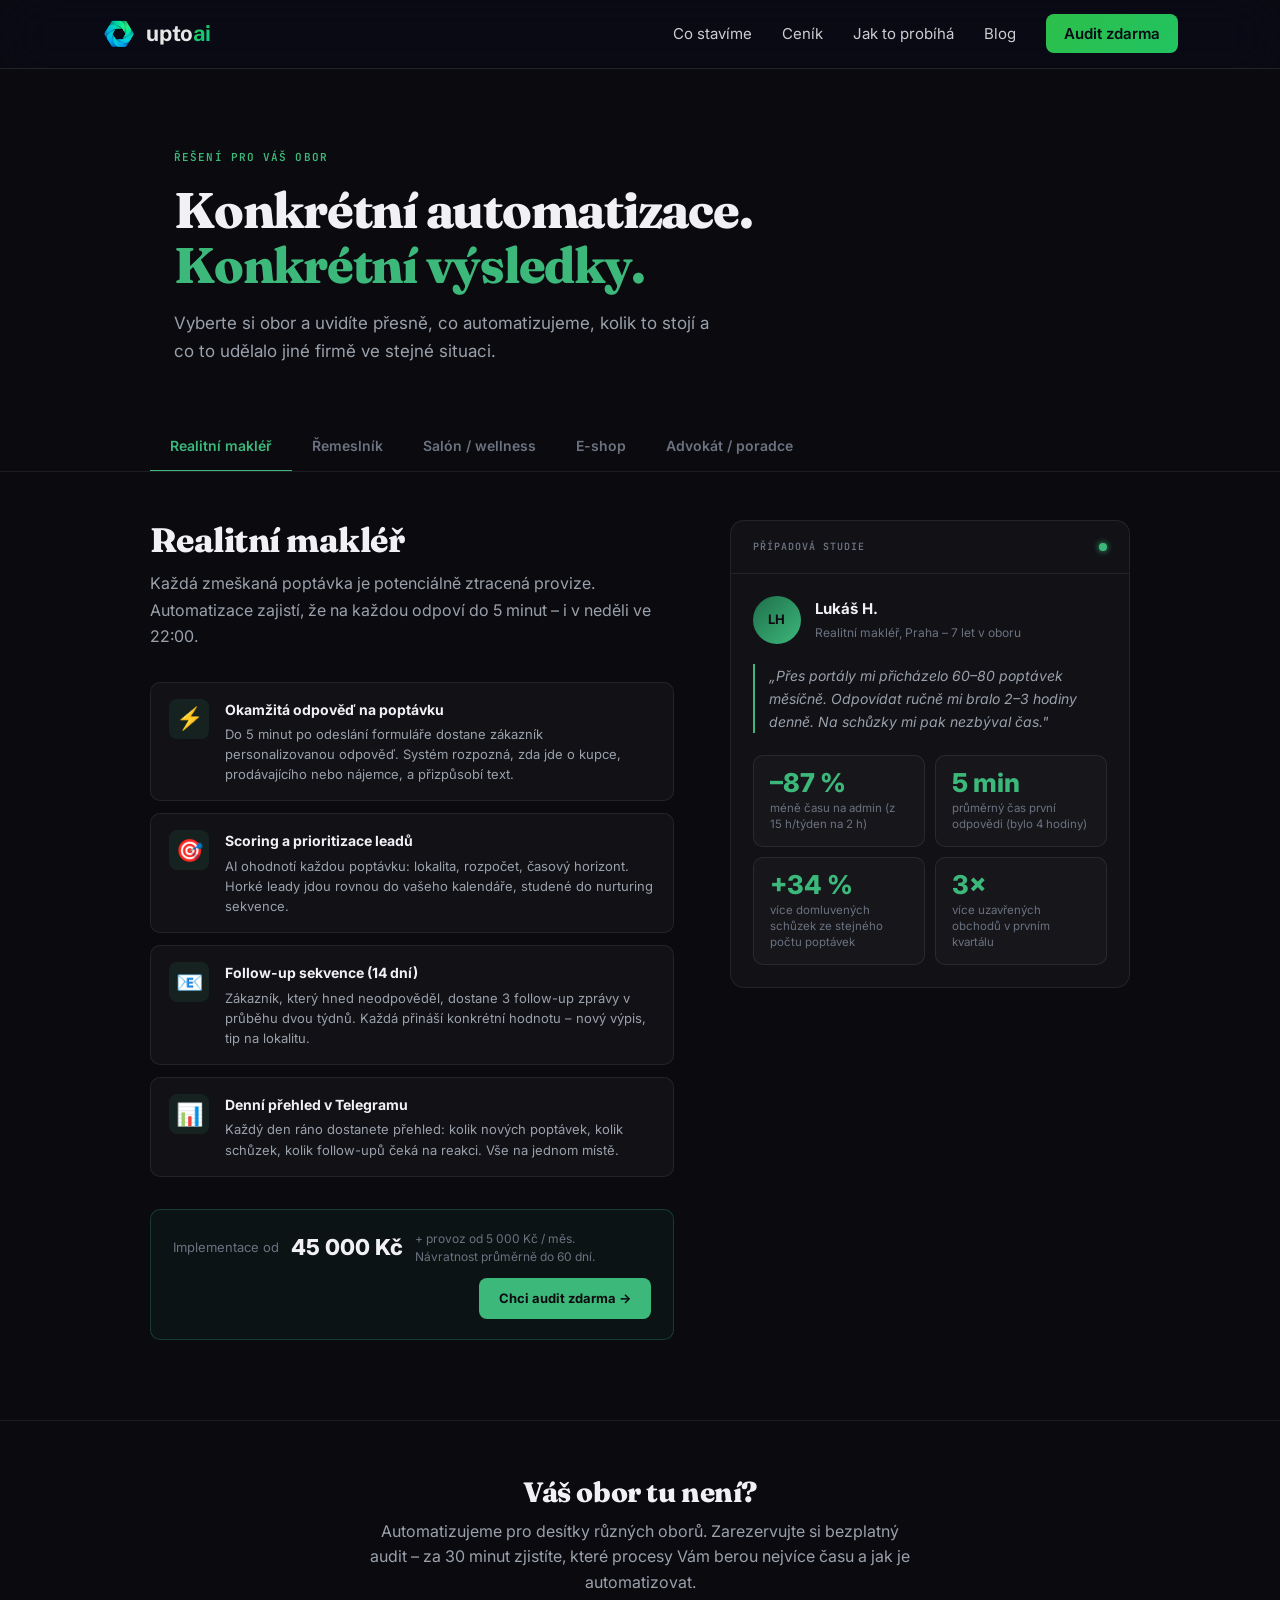
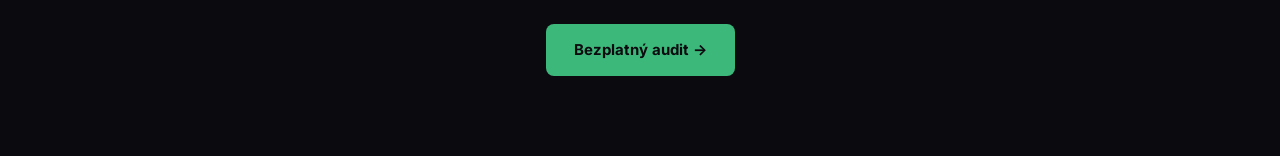
<file: reseni/index.html>
<!DOCTYPE html>
<html lang="cs">
<head>
  <meta charset="UTF-8">
  <meta name="viewport" content="width=device-width, initial-scale=1.0">
  <title>Řešení pro váš obor | Uptoai – AI automatizace</title>
  <meta name="description" content="Konkrétní balíčky AI automatizací pro realitní makléře, řemeslníky, salóny, e-shopy a poradce. S reálnými výsledky z praxe.">
  <link rel="canonical" href="https://uptoai.cz/reseni/">
  <script type="application/ld+json">
  {
    "@context": "https://schema.org",
    "@type": "ItemList",
    "name": "Automatizační balíčky pro různé obory",
    "url": "https://uptoai.cz/reseni/",
    "itemListElement": [
      {"@type":"ListItem","position":1,"name":"Realitní makléř – automatizace poptávek"},
      {"@type":"ListItem","position":2,"name":"Řemeslník – automatizace zakázek"},
      {"@type":"ListItem","position":3,"name":"Kadeřnictví a salón – automatizace rezervací"},
      {"@type":"ListItem","position":4,"name":"E-shop – automatizace péče o zákazníka"},
      {"@type":"ListItem","position":5,"name":"Advokát a poradce – automatizace onboardingu"}
    ]
  }
  </script>
  <link rel="preconnect" href="https://fonts.googleapis.com">
  <link rel="preconnect" href="https://fonts.gstatic.com" crossorigin>
  <link href="https://fonts.googleapis.com/css2?family=Fraunces:ital,opsz,wght@0,9..144,400..700;1,9..144,400..700&family=Inter:wght@300;400;500;600;700;800&family=JetBrains+Mono:wght@400;600&family=Public+Sans:wght@200;300;600;700&display=swap" rel="stylesheet">
  <link rel="stylesheet" href="/style.css">
  <style>
    :root {
      --bg: #0a0a0f; --fg: #f0f0f5;
      --ink: #e8e8ef; --ink-2: #9aa1ab; --ink-3: #6b7280;
      --accent: #1F6F4A; --accent2: #3DB87B; --volt: #B9F45C;
      --line: rgba(255,255,255,0.08); --surface: rgba(255,255,255,0.03);
      --surface2: rgba(255,255,255,0.055);
      --radius: 14px; --mono: 'JetBrains Mono', monospace;
    }
    body { background: var(--bg); color: var(--fg); font-family: 'Inter', sans-serif; }

    /* ── HERO ── */
    .rs-hero { padding: 80px 0 56px; }
    .rs-wrap {
      max-width: 980px; margin: 0 auto;
      padding-inline: max(24px, env(safe-area-inset-left,0px));
    }
    .rs-eyebrow {
      font-family: var(--mono); font-size: 11px; font-weight: 600;
      letter-spacing: .1em; text-transform: uppercase;
      color: var(--accent2); margin-bottom: 16px;
    }
    .rs-hero h1 {
      font-size: clamp(30px, 5vw, 50px); font-weight: 800; line-height: 1.1;
      margin: 0 0 16px; color: var(--fg);
    }
    .rs-hero h1 em { font-style: normal; color: var(--accent2); }
    .rs-hero p { font-size: 17px; color: var(--ink-2); max-width: 540px; line-height: 1.65; }

    /* ── INDUSTRY TABS ── */
    .rs-tabs {
      border-bottom: 1px solid var(--line);
      padding: 0 max(24px, env(safe-area-inset-left,0px));
      overflow-x: auto; white-space: nowrap;
      scrollbar-width: none;
    }
    .rs-tabs::-webkit-scrollbar { display: none; }
    .rs-tabs-inner { max-width: 980px; margin: 0 auto; display: flex; gap: 0; }
    .rs-tab {
      display: inline-flex; align-items: center; gap: 8px;
      padding: 16px 20px; border: none; background: transparent;
      color: var(--ink-3); font-size: 14px; font-weight: 600; cursor: pointer;
      border-bottom: 2px solid transparent; margin-bottom: -1px;
      transition: color .15s, border-color .15s; white-space: nowrap;
      font-family: 'Inter', sans-serif;
    }
    .rs-tab:hover { color: var(--ink-2); }
    .rs-tab.active { color: var(--accent2); border-bottom-color: var(--accent2); }
    .rs-tab-icon { font-size: 16px; }

    /* ── PANELS ── */
    .rs-panels { padding: 48px max(24px, env(safe-area-inset-left,0px)) 80px; }
    .rs-panel { display: none; }
    .rs-panel.active { display: block; }

    .rs-panel-grid {
      max-width: 980px; margin: 0 auto;
      display: grid; grid-template-columns: 1fr 400px; gap: 56px;
      align-items: start;
    }

    /* left col */
    .rs-left h2 {
      font-size: clamp(24px, 3vw, 34px); font-weight: 800; line-height: 1.2;
      margin: 0 0 10px; color: var(--fg);
    }
    .rs-left .rs-lead {
      font-size: 16px; color: var(--ink-2); line-height: 1.65; margin: 0 0 32px;
    }

    .rs-automations { display: flex; flex-direction: column; gap: 12px; margin-bottom: 32px; }
    .rs-auto {
      display: flex; gap: 16px; align-items: flex-start;
      padding: 16px 18px; border: 1px solid var(--line); border-radius: 10px;
      background: var(--surface);
    }
    .rs-auto-icon {
      font-size: 22px; flex: none; width: 40px; height: 40px;
      display: grid; place-items: center;
      background: rgba(63,184,123,0.1); border-radius: 8px;
    }
    .rs-auto-body { flex: 1; min-width: 0; }
    .rs-auto-name { font-size: 14px; font-weight: 700; color: var(--fg); margin-bottom: 3px; }
    .rs-auto-desc { font-size: 13px; color: var(--ink-2); line-height: 1.55; }

    .rs-price-row {
      display: flex; align-items: center; gap: 12px; flex-wrap: wrap;
      padding: 20px 22px; border: 1px solid rgba(63,184,123,0.25);
      border-radius: 10px; background: rgba(63,184,123,0.05);
    }
    .rs-price-label { font-size: 13px; color: var(--ink-3); flex: none; }
    .rs-price-val { font-size: 22px; font-weight: 800; color: var(--fg); flex: none; }
    .rs-price-note { font-size: 12px; color: var(--ink-3); line-height: 1.5; }
    .rs-price-cta {
      margin-left: auto; padding: 10px 20px; background: var(--accent2);
      color: #0a0a0f; border-radius: 8px; font-size: 13px; font-weight: 700;
      text-decoration: none; white-space: nowrap;
      transition: background .15s;
    }
    .rs-price-cta:hover { background: #4de090; }

    /* right col – case study */
    .rs-case {
      border: 1px solid var(--line); border-radius: var(--radius);
      background: var(--surface); overflow: hidden; position: sticky; top: 100px;
    }
    .rs-case-head {
      padding: 18px 22px; border-bottom: 1px solid var(--line);
      display: flex; align-items: center; gap: 10px;
    }
    .rs-case-label {
      font-family: var(--mono); font-size: 10px; font-weight: 600;
      text-transform: uppercase; letter-spacing: .1em; color: var(--ink-3);
    }
    .rs-case-dot {
      width: 8px; height: 8px; border-radius: 50%;
      background: var(--accent2); flex: none; margin-left: auto;
      box-shadow: 0 0 6px var(--accent2);
    }
    .rs-case-body { padding: 22px; }
    .rs-case-persona {
      display: flex; align-items: center; gap: 14px; margin-bottom: 20px;
    }
    .rs-case-avatar {
      width: 48px; height: 48px; border-radius: 50%;
      background: linear-gradient(135deg, var(--accent) 0%, var(--accent2) 100%);
      display: grid; place-items: center; font-size: 13px; font-weight: 700; color: #0a0a0f; letter-spacing: 0.03em; flex: none;
    }
    .rs-case-name { font-size: 15px; font-weight: 700; color: var(--fg); }
    .rs-case-role { font-size: 12px; color: var(--ink-3); margin-top: 2px; }
    .rs-case-quote {
      font-size: 14px; color: var(--ink-2); line-height: 1.65;
      border-left: 2px solid var(--accent2); padding-left: 14px;
      margin-bottom: 22px; font-style: italic;
    }
    .rs-case-stats {
      display: grid; grid-template-columns: 1fr 1fr; gap: 10px;
    }
    .rs-stat {
      padding: 14px 16px; border: 1px solid var(--line); border-radius: 10px;
      background: rgba(255,255,255,0.025);
    }
    .rs-stat-val {
      font-size: 26px; font-weight: 800;
      color: var(--accent2); line-height: 1; margin-bottom: 4px;
    }
    .rs-stat-label { font-size: 11.5px; color: var(--ink-3); line-height: 1.4; }

    /* ── CTA BOTTOM ── */
    .rs-cta-section {
      border-top: 1px solid var(--line);
      padding: 56px max(24px, env(safe-area-inset-left,0px)) 80px;
      text-align: center;
    }
    .rs-cta-inner { max-width: 540px; margin: 0 auto; }
    .rs-cta-inner h2 { font-size: 28px; font-weight: 800; margin: 0 0 12px; }
    .rs-cta-inner p { font-size: 16px; color: var(--ink-2); margin: 0 0 28px; line-height: 1.6; }
    .rs-cta-inner a {
      display: inline-flex; align-items: center; gap: 8px;
      padding: 14px 28px; background: var(--accent2); color: #0a0a0f;
      border-radius: 8px; font-size: 15px; font-weight: 700; text-decoration: none;
      transition: background .15s;
    }
    .rs-cta-inner a:hover { background: #4de090; }

    /* ── NAVBAR OVERRIDE (konzistentní s homepage) ── */
    #nav { display: none; }
    .site-nav { position: sticky; top: 0; z-index: 50; background: rgba(10,13,25,.38); backdrop-filter: saturate(200%) blur(28px); -webkit-backdrop-filter: saturate(200%) blur(28px); border-bottom: 1px solid rgba(255,255,255,.1); color: rgba(255,255,255,0.9); }
    .site-nav .nav-wrap { max-width: 1140px; margin: 0 auto; padding: 0 32px; display: flex; align-items: center; justify-content: space-between; height: 68px; }
    .site-logo { font-family: 'Public Sans', 'Inter', sans-serif; font-size: 22px; font-weight: 700; text-decoration: none; letter-spacing: -0.01em; display: flex; flex-direction: row; align-items: center; gap: 10px; color: rgba(255,255,255,0.9); }
    .site-logo-img { height: 34px !important; width: 34px !important; min-width: 34px; display: block; flex-shrink: 0; }
    .site-logo .logo-ai { font-weight: 700; background: linear-gradient(135deg, #2DBF4A, #0BCB91); -webkit-background-clip: text; -webkit-text-fill-color: transparent; background-clip: text; }
    .site-nav-links { display: flex; gap: 30px; align-items: center; list-style: none; margin: 0; padding: 0; }
    .site-nav-links a { text-decoration: none; font-size: 15px; color: rgba(255,255,255,0.8); transition: color .15s; }
    .site-nav-links a:hover { color: #fff; }
    .site-nav-cta { padding: 10px 18px; background: linear-gradient(135deg, #2DBF4A, #0BCB91); background-size: 300% 300%; animation: voltShift 3s ease infinite; color: #060A14 !important; border-radius: 8px; font-size: 14.5px; font-weight: 600; }
    .site-nav-cta:hover { filter: brightness(1.1); }
    .site-burger { display: none; background: none; border: 0; color: #fff; padding: 8px; cursor: pointer; }
    .site-burger svg { width: 26px; height: 26px; }
    @keyframes voltShift { 0%, 100% { background-position: 0% 50%; } 50% { background-position: 100% 50%; } }
    @media (max-width: 860px) {
      .site-nav-links li:not(:last-child):not(:nth-last-child(2)) { display: none; }
    }
    @media (max-width: 600px) {
      .site-nav-links { display: none; }
      .site-burger { display: block; }
    }

    /* ── RESPONSIVE ── */
    @media (max-width: 800px) {
      .rs-panel-grid { grid-template-columns: 1fr; gap: 36px; }
      .rs-case { position: static; }
      .rs-price-cta { width: 100%; text-align: center; margin-left: 0; }
      .rs-price-row { flex-direction: column; align-items: flex-start; }
    }
    @media (max-width: 600px) {
      .rs-hero { padding: 100px 0 36px; }
      .rs-tab { padding: 14px 14px; font-size: 13px; }
      .rs-case-stats { grid-template-columns: 1fr 1fr; }
    }
  </style>
</head>
<body>

  <!-- NAV -->
  <header class="site-nav">
    <div class="nav-wrap">
      <a href="/" class="site-logo" aria-label="uptoai domů"><img src="/logo.svg" alt="" class="site-logo-img" width="26" height="26"><span class="site-logo-text">upto<span class="logo-ai">ai</span></span></a>
      <ul class="site-nav-links" id="siteNavLinks">
        <li><a href="/#co-stavime">Co stavíme</a></li>
        <li><a href="/#cenik">Ceník</a></li>
        <li><a href="/#jak">Jak to probíhá</a></li>
        <li><a href="/blog/">Blog</a></li>
        <li><a href="/#audit" class="site-nav-cta">Audit zdarma</a></li>
      </ul>
      <button class="site-burger" id="siteBurger" aria-label="Menu">
        <svg viewBox="0 0 24 24" fill="none" stroke="currentColor" stroke-width="2" stroke-linecap="round"><path d="M4 7h16M4 12h16M4 17h16"/></svg>
      </button>
    </div>
  </header>

  <!-- HERO -->
  <section class="rs-hero">
    <div class="rs-wrap">
      <div class="rs-eyebrow">Řešení pro váš obor</div>
      <h1>Konkrétní automatizace.<br><em>Konkrétní výsledky.</em></h1>
      <p>Vyberte si obor a uvidíte přesně, co automatizujeme, kolik to stojí a co to udělalo jiné firmě ve stejné situaci.</p>
    </div>
  </section>

  <!-- TABS -->
  <div class="rs-tabs">
    <div class="rs-tabs-inner">
      <button class="rs-tab active" data-panel="makler">Realitní makléř</button>
      <button class="rs-tab" data-panel="remeslnik">Řemeslník</button>
      <button class="rs-tab" data-panel="salon">Salón / wellness</button>
      <button class="rs-tab" data-panel="eshop">E-shop</button>
      <button class="rs-tab" data-panel="poradce">Advokát / poradce</button>
    </div>
  </div>

  <!-- PANELS -->
  <div class="rs-panels">

    <!-- ══ REALITNÍ MAKLÉŘ ══ -->
    <div class="rs-panel active" id="panel-makler">
      <div class="rs-panel-grid">
        <div class="rs-left">
          <h2>Realitní makléř</h2>
          <p class="rs-lead">Každá zmeškaná poptávka je potenciálně ztracená provize. Automatizace zajistí, že na každou odpoví do 5 minut – i v neděli ve 22:00.</p>

          <div class="rs-automations">
            <div class="rs-auto">
              <div class="rs-auto-icon">⚡</div>
              <div class="rs-auto-body">
                <div class="rs-auto-name">Okamžitá odpověď na poptávku</div>
                <div class="rs-auto-desc">Do 5 minut po odeslání formuláře dostane zákazník personalizovanou odpověď. Systém rozpozná, zda jde o kupce, prodávajícího nebo nájemce, a přizpůsobí text.</div>
              </div>
            </div>
            <div class="rs-auto">
              <div class="rs-auto-icon">🎯</div>
              <div class="rs-auto-body">
                <div class="rs-auto-name">Scoring a prioritizace leadů</div>
                <div class="rs-auto-desc">AI ohodnotí každou poptávku: lokalita, rozpočet, časový horizont. Horké leady jdou rovnou do vašeho kalendáře, studené do nurturing sekvence.</div>
              </div>
            </div>
            <div class="rs-auto">
              <div class="rs-auto-icon">📧</div>
              <div class="rs-auto-body">
                <div class="rs-auto-name">Follow-up sekvence (14 dní)</div>
                <div class="rs-auto-desc">Zákazník, který hned neodpověděl, dostane 3 follow-up zprávy v průběhu dvou týdnů. Každá přináší konkrétní hodnotu – nový výpis, tip na lokalitu.</div>
              </div>
            </div>
            <div class="rs-auto">
              <div class="rs-auto-icon">📊</div>
              <div class="rs-auto-body">
                <div class="rs-auto-name">Denní přehled v Telegramu</div>
                <div class="rs-auto-desc">Každý den ráno dostanete přehled: kolik nových poptávek, kolik schůzek, kolik follow-upů čeká na reakci. Vše na jednom místě.</div>
              </div>
            </div>
          </div>

          <div class="rs-price-row">
            <span class="rs-price-label">Implementace od</span>
            <span class="rs-price-val">45 000 Kč</span>
            <span class="rs-price-note">+ provoz od 5 000 Kč / měs.<br>Návratnost průměrně do 60 dní.</span>
            <a href="/#booking" class="rs-price-cta">Chci audit zdarma →</a>
          </div>
        </div>

        <aside class="rs-case">
          <div class="rs-case-head">
            <span class="rs-case-label">Případová studie</span>
            <div class="rs-case-dot"></div>
          </div>
          <div class="rs-case-body">
            <div class="rs-case-persona">
              <div class="rs-case-avatar">LH</div>
              <div>
                <div class="rs-case-name">Lukáš H.</div>
                <div class="rs-case-role">Realitní makléř, Praha – 7 let v oboru</div>
              </div>
            </div>
            <div class="rs-case-quote">
              „Přes portály mi přicházelo 60–80 poptávek měsíčně. Odpovídat ručně mi bralo 2–3 hodiny denně. Na schůzky mi pak nezbýval čas."
            </div>
            <div class="rs-case-stats">
              <div class="rs-stat">
                <div class="rs-stat-val">–87 %</div>
                <div class="rs-stat-label">méně času na admin (z 15 h/týden na 2 h)</div>
              </div>
              <div class="rs-stat">
                <div class="rs-stat-val">5 min</div>
                <div class="rs-stat-label">průměrný čas první odpovědi (bylo 4 hodiny)</div>
              </div>
              <div class="rs-stat">
                <div class="rs-stat-val">+34 %</div>
                <div class="rs-stat-label">více domluvených schůzek ze stejného počtu poptávek</div>
              </div>
              <div class="rs-stat">
                <div class="rs-stat-val">3×</div>
                <div class="rs-stat-label">více uzavřených obchodů v prvním kvartálu</div>
              </div>
            </div>
          </div>
        </aside>
      </div>
    </div>

    <!-- ══ ŘEMESLNÍK ══ -->
    <div class="rs-panel" id="panel-remeslnik">
      <div class="rs-panel-grid">
        <div class="rs-left">
          <h2>Truhlář / řemeslník</h2>
          <p class="rs-lead">Zákazník, který pošle poptávku a nedostane odpověď do hodiny, zavolá konkurenci. Automatizace zajistí okamžitou reakci a předběžnou kalkulaci – i když jste na stavbě.</p>

          <div class="rs-automations">
            <div class="rs-auto">
              <div class="rs-auto-icon">📩</div>
              <div class="rs-auto-body">
                <div class="rs-auto-name">Potvrzení poptávky do 2 minut</div>
                <div class="rs-auto-desc">Zákazník okamžitě ví, že jste zprávu dostali. Automaticky se ptá na klíčové detaily (rozměry, materiál, termín), čímž zkracuje kolečko otázek a odpovědí.</div>
              </div>
            </div>
            <div class="rs-auto">
              <div class="rs-auto-icon">🧮</div>
              <div class="rs-auto-body">
                <div class="rs-auto-name">Orientační kalkulace ceníku</div>
                <div class="rs-auto-desc">AI vytáhne z poptávky parametry a odpoví orientační cenové rozmezí. Zákazník ví, co čekat – a vy dostanete předkvalifikovaný kontakt.</div>
              </div>
            </div>
            <div class="rs-auto">
              <div class="rs-auto-icon">🔔</div>
              <div class="rs-auto-body">
                <div class="rs-auto-name">Upomínka po 48 hodinách</div>
                <div class="rs-auto-desc">Pokud zákazník nereagoval na nabídku, dostane jednu přátelskou připomínku. Bez ní se ztratí průměrně 30 % zájemců, kteří by jinak koupili.</div>
              </div>
            </div>
            <div class="rs-auto">
              <div class="rs-auto-icon">⭐</div>
              <div class="rs-auto-body">
                <div class="rs-auto-name">Žádost o recenzi po dokončení</div>
                <div class="rs-auto-desc">Týden po předání zakázky přijde automatický email s žádostí o Google recenzi. Zákazníci, kteří jsou spokojeni, ji ochotně nechají – jen jim to nikdo neřekne.</div>
              </div>
            </div>
          </div>

          <div class="rs-price-row">
            <span class="rs-price-label">Implementace od</span>
            <span class="rs-price-val">45 000 Kč</span>
            <span class="rs-price-note">+ provoz od 4 000 Kč / měs.<br>Typická návratnost do 90 dní.</span>
            <a href="/#booking" class="rs-price-cta">Chci audit zdarma →</a>
          </div>
        </div>

        <aside class="rs-case">
          <div class="rs-case-head">
            <span class="rs-case-label">Případová studie</span>
            <div class="rs-case-dot"></div>
          </div>
          <div class="rs-case-body">
            <div class="rs-case-persona">
              <div class="rs-case-avatar">MT</div>
              <div>
                <div class="rs-case-name">Martin T.</div>
                <div class="rs-case-role">Truhlář na zakázku, Brno – 12 let v oboru</div>
              </div>
            </div>
            <div class="rs-case-quote">
              „Přišla poptávka, já byl na stavbě. Odpověděl jsem večer. Zákazník mezitím objednal u konkurence. Tohle se dělo každý týden."
            </div>
            <div class="rs-case-stats">
              <div class="rs-stat">
                <div class="rs-stat-val">–40 %</div>
                <div class="rs-stat-label">méně ztracených zakázek kvůli pozdní odpovědi</div>
              </div>
              <div class="rs-stat">
                <div class="rs-stat-val">12 h</div>
                <div class="rs-stat-label">ušetřeno měsíčně na administrativě</div>
              </div>
              <div class="rs-stat">
                <div class="rs-stat-val">4.9★</div>
                <div class="rs-stat-label">průměrné Google hodnocení po zavedení follow-up recenzí</div>
              </div>
              <div class="rs-stat">
                <div class="rs-stat-val">+8</div>
                <div class="rs-stat-label">nových recenzí za 3 měsíce (bylo 2 za celý rok)</div>
              </div>
            </div>
          </div>
        </aside>
      </div>
    </div>

    <!-- ══ SALÓN / WELLNESS ══ -->
    <div class="rs-panel" id="panel-salon">
      <div class="rs-panel-grid">
        <div class="rs-left">
          <h2>Kadeřnictví / salón</h2>
          <p class="rs-lead">No-show zákazníci stojí salóny tisíce korun měsíčně. Automatizace rezervačního procesu je eliminuje a zároveň plní diář opakujícími se klienty.</p>

          <div class="rs-automations">
            <div class="rs-auto">
              <div class="rs-auto-icon">📅</div>
              <div class="rs-auto-body">
                <div class="rs-auto-name">Potvrzení rezervace + připomínka</div>
                <div class="rs-auto-desc">Zákazník dostane potvrzení okamžitě po rezervaci a upomínku 24 hodin i 2 hodiny před termínem. No-show klesají průměrně o 70 %.</div>
              </div>
            </div>
            <div class="rs-auto">
              <div class="rs-auto-icon">🔄</div>
              <div class="rs-auto-body">
                <div class="rs-auto-name">Automatická re-booking nabídka</div>
                <div class="rs-auto-desc">Po uplynutí obvyklého intervalu (6, 8 nebo 12 týdnů) přijde zákazníkovi zpráva s nabídkou termínu. Bez toho musí sám vzpomenout – a část z nich nezavolá.</div>
              </div>
            </div>
            <div class="rs-auto">
              <div class="rs-auto-icon">🎁</div>
              <div class="rs-auto-body">
                <div class="rs-auto-name">Věrnostní program automaticky</div>
                <div class="rs-auto-desc">Po 5. návštěvě zákazník dostane poukaz. Systém to hlídá sám – žádné razítko, žádný papír. Zákazníci se vrací a cítí se oceněni.</div>
              </div>
            </div>
            <div class="rs-auto">
              <div class="rs-auto-icon">⭐</div>
              <div class="rs-auto-body">
                <div class="rs-auto-name">Follow-up a sběr recenzí</div>
                <div class="rs-auto-desc">Den po návštěvě přijde krátká zpráva: „Jak se líbilo?" Spokojený zákazník klikne na Google – nespokojený napíše Vám, ne veřejně.</div>
              </div>
            </div>
          </div>

          <div class="rs-price-row">
            <span class="rs-price-label">Implementace od</span>
            <span class="rs-price-val">45 000 Kč</span>
            <span class="rs-price-note">+ provoz od 4 000 Kč / měs.<br>Přínosy viditelné od prvního měsíce.</span>
            <a href="/#booking" class="rs-price-cta">Chci audit zdarma →</a>
          </div>
        </div>

        <aside class="rs-case">
          <div class="rs-case-head">
            <span class="rs-case-label">Případová studie</span>
            <div class="rs-case-dot"></div>
          </div>
          <div class="rs-case-body">
            <div class="rs-case-persona">
              <div class="rs-case-avatar">JM</div>
              <div>
                <div class="rs-case-name">Jana M.</div>
                <div class="rs-case-role">Kadeřnický salón, Praha – 3 křesla, 2 zaměstnanci</div>
              </div>
            </div>
            <div class="rs-case-quote">
              „Každý pátek jsem strávila hodinu telefonováním a posíláním SMS. A stejně se každý týden někdo nedostavil. Přestala jsem to řešit a dala to na autopilota."
            </div>
            <div class="rs-case-stats">
              <div class="rs-stat">
                <div class="rs-stat-val">0</div>
                <div class="rs-stat-label">no-show za poslední 3 měsíce</div>
              </div>
              <div class="rs-stat">
                <div class="rs-stat-val">4 h</div>
                <div class="rs-stat-label">ušetřeno týdně na ručním potvrzování</div>
              </div>
              <div class="rs-stat">
                <div class="rs-stat-val">+22 %</div>
                <div class="rs-stat-label">nárůst opakujících se rezervací díky re-booking sekvenci</div>
              </div>
              <div class="rs-stat">
                <div class="rs-stat-val">4.8★</div>
                <div class="rs-stat-label">Google hodnocení (z původních 4.2)</div>
              </div>
            </div>
          </div>
        </aside>
      </div>
    </div>

    <!-- ══ E-SHOP ══ -->
    <div class="rs-panel" id="panel-eshop">
      <div class="rs-panel-grid">
        <div class="rs-left">
          <h2>E-shop</h2>
          <p class="rs-lead">Velká část zákazníků nakoupí jednou a zmizí. Automatizovaná péče po nákupu je vrací – bez toho, že byste museli cokoliv dělat ručně.</p>

          <div class="rs-automations">
            <div class="rs-auto">
              <div class="rs-auto-icon">📦</div>
              <div class="rs-auto-body">
                <div class="rs-auto-name">Personalizované potvrzení objednávky</div>
                <div class="rs-auto-desc">Zákazník dostane více než jen číslo objednávky. Email obsahuje relevantní doplňky ke koupenému produktu a tip, jak produkt nejlépe využít.</div>
              </div>
            </div>
            <div class="rs-auto">
              <div class="rs-auto-icon">🔁</div>
              <div class="rs-auto-body">
                <div class="rs-auto-name">Automatická re-order sekvence</div>
                <div class="rs-auto-desc">Pro spotřební zboží: po uplynutí předpokládané doby spotřeby přijde nabídka znovu objednat. Zákazník nemusí vzpomínat – jen kliknout.</div>
              </div>
            </div>
            <div class="rs-auto">
              <div class="rs-auto-icon">🛒</div>
              <div class="rs-auto-body">
                <div class="rs-auto-name">Záchrana opuštěného košíku</div>
                <div class="rs-auto-desc">Zákazník, který nedokončil nákup, dostane po hodině a po dni připomínku. Průměrně se vrátí 15–20 % těchto zákazníků a dokončí objednávku.</div>
              </div>
            </div>
            <div class="rs-auto">
              <div class="rs-auto-icon">🤖</div>
              <div class="rs-auto-body">
                <div class="rs-auto-name">AI třídění zákaznické podpory</div>
                <div class="rs-auto-desc">Příchozí emaily a zprávy AI automaticky zařadí: reklamace, dotaz na produkt, dotaz na dopravu, jiné. Každá kategorie dostane šablonovou odpověď nebo eskalaci.</div>
              </div>
            </div>
          </div>

          <div class="rs-price-row">
            <span class="rs-price-label">Implementace od</span>
            <span class="rs-price-val">55 000 Kč</span>
            <span class="rs-price-note">+ provoz od 6 000 Kč / měs.<br>Závisí na objemu objednávek a skladbě.</span>
            <a href="/#booking" class="rs-price-cta">Chci audit zdarma →</a>
          </div>
        </div>

        <aside class="rs-case">
          <div class="rs-case-head">
            <span class="rs-case-label">Případová studie</span>
            <div class="rs-case-dot"></div>
          </div>
          <div class="rs-case-body">
            <div class="rs-case-persona">
              <div class="rs-case-avatar">OV</div>
              <div>
                <div class="rs-case-name">Ondřej V.</div>
                <div class="rs-case-role">E-shop se sportovním vybavením, 400–600 objednávek / měs.</div>
              </div>
            </div>
            <div class="rs-case-quote">
              „Zákaznická podpora mi brala celé dopoledne. Odpovídal jsem stále na ty samé dotazy – kde je zásilka, jak funguje vrácení. AI to teď zvládá sama."
            </div>
            <div class="rs-case-stats">
              <div class="rs-stat">
                <div class="rs-stat-val">+23 %</div>
                <div class="rs-stat-label">opakujících se zákazníků po spuštění re-order sekvence</div>
              </div>
              <div class="rs-stat">
                <div class="rs-stat-val">–65 %</div>
                <div class="rs-stat-label">méně manuálně zodpovídaných emailů týdně</div>
              </div>
              <div class="rs-stat">
                <div class="rs-stat-val">18 %</div>
                <div class="rs-stat-label">opuštěných košíků zachráněno re-activation sekvencí</div>
              </div>
              <div class="rs-stat">
                <div class="rs-stat-val">22 h</div>
                <div class="rs-stat-label">ušetřeno měsíčně na zákaznické podpoře</div>
              </div>
            </div>
          </div>
        </aside>
      </div>
    </div>

    <!-- ══ ADVOKÁT / PORADCE ══ -->
    <div class="rs-panel" id="panel-poradce">
      <div class="rs-panel-grid">
        <div class="rs-left">
          <h2>Advokát / poradce</h2>
          <p class="rs-lead">Onboarding nového klienta trvá hodiny – sběr dokumentů, podpisy, opakované maily. Automatizace to zkrátí na minuty a Vám uvolní čas na práci, která skutečně vydělává.</p>

          <div class="rs-automations">
            <div class="rs-auto">
              <div class="rs-auto-icon">📋</div>
              <div class="rs-auto-body">
                <div class="rs-auto-name">Automatizovaný onboarding klienta</div>
                <div class="rs-auto-desc">Po potvrzení spolupráce dostane klient automaticky formulář pro sběr podkladů, instrukce k přístupu do klientského portálu a checklist co připravit.</div>
              </div>
            </div>
            <div class="rs-auto">
              <div class="rs-auto-icon">📄</div>
              <div class="rs-auto-body">
                <div class="rs-auto-name">Sběr a třídění dokumentů</div>
                <div class="rs-auto-desc">Klient nahraje dokumenty přes bezpečný formulář. Systém je automaticky pojmenuje, uloží a upozorní Vás. Žádné hledání příloh v emailech.</div>
              </div>
            </div>
            <div class="rs-auto">
              <div class="rs-auto-icon">🔔</div>
              <div class="rs-auto-body">
                <div class="rs-auto-name">Upomínky termínů a závazků</div>
                <div class="rs-auto-desc">Systém hlídá klíčové termíny (podání, lhůty, platby) a automaticky upomíná jak Vás, tak klienta. Žádný promeškání lhůty kvůli přeplněné schránce.</div>
              </div>
            </div>
            <div class="rs-auto">
              <div class="rs-auto-icon">💬</div>
              <div class="rs-auto-body">
                <div class="rs-auto-name">Automatické odpovědi na FAQ klientů</div>
                <div class="rs-auto-desc">Nejčastější otázky klientů (kde jsme s věcí, co ještě chybí, kolik to celkem bude stát) zodpoví AI podle podkladů, které jí dáte. Klient je spokojen, Vás to neruší.</div>
              </div>
            </div>
          </div>

          <div class="rs-price-row">
            <span class="rs-price-label">Implementace od</span>
            <span class="rs-price-val">55 000 Kč</span>
            <span class="rs-price-note">+ provoz od 5 500 Kč / měs.<br>Individuální podle objemu klientů.</span>
            <a href="/#booking" class="rs-price-cta">Chci audit zdarma →</a>
          </div>
        </div>

        <aside class="rs-case">
          <div class="rs-case-head">
            <span class="rs-case-label">Případová studie</span>
            <div class="rs-case-dot"></div>
          </div>
          <div class="rs-case-body">
            <div class="rs-case-persona">
              <div class="rs-case-avatar">PN</div>
              <div>
                <div class="rs-case-name">Petra N.</div>
                <div class="rs-case-role">Daňová poradkyně, Praha – 45 aktivních klientů</div>
              </div>
            </div>
            <div class="rs-case-quote">
              „Každý nový klient znamenal 2 hodiny na sběr podkladů, posílání formulářů tam a zpět. A vždy někdo zapomněl přiložit jeden dokument. Teď to systém dotáhne sám."
            </div>
            <div class="rs-case-stats">
              <div class="rs-stat">
                <div class="rs-stat-val">–75 %</div>
                <div class="rs-stat-label">kratší onboarding nového klienta (z 2 h na 30 min)</div>
              </div>
              <div class="rs-stat">
                <div class="rs-stat-val">0×</div>
                <div class="rs-stat-label">promeškané termíny podání za 6 měsíců</div>
              </div>
              <div class="rs-stat">
                <div class="rs-stat-val">+8</div>
                <div class="rs-stat-label">nových klientů díky uvolněné kapacitě</div>
              </div>
              <div class="rs-stat">
                <div class="rs-stat-val">16 h</div>
                <div class="rs-stat-label">ušetřeno měsíčně na administrativě</div>
              </div>
            </div>
          </div>
        </aside>
      </div>
    </div>

  </div><!-- /rs-panels -->

  <!-- CTA BOTTOM -->
  <section class="rs-cta-section">
    <div class="rs-cta-inner">
      <h2>Váš obor tu není?</h2>
      <p>Automatizujeme pro desítky různých oborů. Zarezervujte si bezplatný audit – za 30 minut zjistíte, které procesy Vám berou nejvíce času a jak je automatizovat.</p>
      <a href="/#booking">Bezplatný audit →</a>
    </div>
  </section>

  <script src="/script.js"></script>
  <script>
    // Tab switching
    document.querySelectorAll('.rs-tab').forEach(function(tab) {
      tab.addEventListener('click', function() {
        var target = this.dataset.panel;
        document.querySelectorAll('.rs-tab').forEach(function(t) { t.classList.remove('active'); });
        document.querySelectorAll('.rs-panel').forEach(function(p) { p.classList.remove('active'); });
        this.classList.add('active');
        document.getElementById('panel-' + target).classList.add('active');
        // Scroll to panels on mobile
        if (window.innerWidth < 800) {
          document.querySelector('.rs-panels').scrollIntoView({ behavior: 'smooth', block: 'start' });
        }
      });
    });
  </script>
</body>
</html>
</file>
<file: home.css>
/* Uptoai homepage 2026 */
:root {
  --bg: #F7F5F0;
  --bg-alt: #EFEBE3;
  --surface: #FFFFFF;
  --ink: #0E1116;
  --ink-2: #3A3F47;
  --ink-3: #6B7079;
  --line: #DEDAD1;
  --accent: #2DBF4A;
  --accent-2: #0BCB91;
  --accent-ink: #FFFFFF;
  --accent-soft: #DCEFE3;
  --accent-gradient: linear-gradient(135deg, #2DBF4A 0%, #0BCB91 55%, #3F2E7E 100%);
  --dark: #0D0F1F;
  --dark-2: #131628;
  --dark-line: #1E2340;
  --dark-text: #E9ECEF;
  --dark-muted: #9299AA;
  --volt: #0BCB91;
  --warn: #F2B544;
  --radius: 14px;
  --radius-sm: 8px;
  --max: 1180px;
  --serif: 'Fraunces', Georgia, serif;
  --sans: 'Inter', system-ui, -apple-system, Segoe UI, sans-serif;
  --mono: 'JetBrains Mono', ui-monospace, SFMono-Regular, Menlo, monospace;
}

*, *::before, *::after { box-sizing: border-box; }
html { scroll-behavior: smooth; -webkit-text-size-adjust: 100%; }
body {
  margin: 0;
  background: var(--bg);
  color: var(--ink);
  font-family: var(--sans);
  font-size: 17px;
  line-height: 1.6;
  -webkit-font-smoothing: antialiased;
}
img { max-width: 100%; display: block; }
a { color: inherit; }
h1, h2, h3 { font-family: var(--serif); font-weight: 600; letter-spacing: -0.02em; line-height: 1.08; margin: 0; }
p { margin: 0; }

.wrap { width: 100%; max-width: var(--max); margin: 0 auto; padding: 0 24px; }
.section { padding: 112px 0; }
.section.alt { background: var(--bg-alt); }
.section.dark { background: var(--dark); color: var(--dark-text); }

.eyebrow {
  font-family: var(--mono);
  font-size: 12.5px;
  letter-spacing: 0.08em;
  text-transform: uppercase;
  color: var(--ink-3);
  display: inline-block;
  line-height: 1.7;
}
.eyebrow b { color: var(--accent); font-weight: 600; }
.dark .eyebrow, .hero .eyebrow, .final .eyebrow { color: var(--dark-muted); }
.dark .eyebrow b, .hero .eyebrow b, .final .eyebrow b { color: var(--volt); }

.sec-head { max-width: 760px; margin-bottom: 56px; }
.sec-head h2 { font-size: clamp(34px, 4.6vw, 54px); margin-top: 18px; }
.sec-head p { margin-top: 18px; font-size: 19px; color: var(--ink-2); max-width: 640px; }
.dark .sec-head p { color: var(--dark-muted); }
.em { font-style: italic; color: var(--accent); }
.dark .em, .final .em {
  background: linear-gradient(135deg, #2DBF4A, #0BCB91);
  -webkit-background-clip: text;
  -webkit-text-fill-color: transparent;
  background-clip: text;
}
.book-alt { margin-top: 14px; text-align: center; font-size: 14.5px; color: var(--dark-muted); }
.book-alt a { color: var(--volt); }

/* Buttons */
.btn {
  display: inline-flex; align-items: center; gap: 10px;
  padding: 16px 26px;
  border-radius: 10px;
  font-weight: 600; font-size: 16px;
  text-decoration: none;
  border: 1px solid transparent;
  transition: transform .15s ease, background .15s ease, box-shadow .15s ease;
  cursor: pointer;
}
.btn-primary { background: var(--accent-gradient); color: var(--accent-ink); }
.btn-primary:hover { filter: brightness(0.9); transform: translateY(-1px); box-shadow: 0 8px 24px rgba(31,111,74,.3); }
@keyframes voltShift {
  0% { background-position: 0% 50%; }
  100% { background-position: 100% 50%; }
}
.btn-volt { background: linear-gradient(90deg, #2DBF4A, #0BCB91, #0B8ACB, #5B3FD4, #9B2DBF, #2DBF4A); background-size: 500% 100%; animation: voltShift 4s linear infinite; color: #fff; }
.btn-volt:hover { filter: brightness(1.15); transform: translateY(-1px); }
.btn-ghost { border-color: var(--line); color: var(--ink); background: transparent; }
.btn-ghost:hover { border-color: var(--ink); }
.btn .arr { transition: transform .15s ease; }
.btn:hover .arr { transform: translateX(3px); }
.micro { font-size: 13.5px; color: var(--ink-3); margin-top: 14px; }
.dark .micro { color: var(--dark-muted); }

/* Nav */
.nav {
  position: sticky; top: 0; z-index: 50;
  background: transparent;
  border-top: 1px solid rgba(247,245,240,.18);
  border-bottom: 1px solid transparent;
  color: var(--dark-text);
  transition: background .35s ease, border-color .35s ease, backdrop-filter .35s ease;
}
.nav.scrolled {
  background: rgba(10,13,25,.75);
  backdrop-filter: saturate(200%) blur(28px);
  -webkit-backdrop-filter: saturate(200%) blur(28px);
  border-bottom-color: rgba(255,255,255,.08);
}
.nav .wrap { display: flex; align-items: center; justify-content: space-between; height: 68px; }
.logo { font-family: 'Public Sans', var(--sans); font-size: 22px; font-weight: 700; text-decoration: none; letter-spacing: -0.01em; display: flex; flex-direction: row; align-items: center; gap: 10px; color: var(--dark-text); }
.logo-text { letter-spacing: -0.01em; }
.logo-text span { font-weight: 700; background: linear-gradient(135deg, #2DBF4A, #0BCB91); -webkit-background-clip: text; -webkit-text-fill-color: transparent; background-clip: text; }
.nav-logo-img { height: 34px !important; width: 34px !important; min-width: 34px; display: block; flex-shrink: 0; transform-origin: center; transition: transform 0.5s ease-out; }
.logo:hover .nav-logo-img { transform: rotate(180deg) scale(1.15); transition: transform 0.4s cubic-bezier(0.3, 0, 0.85, 0.5); }
.nav-links { display: flex; gap: 30px; align-items: center; list-style: none; margin: 0; padding: 0; }
.nav-links a { text-decoration: none; font-size: 15px; color: rgba(255,255,255,0.8); transition: color .15s; position: relative; }
.nav-links a:not(.btn)::after { content: ''; position: absolute; bottom: -3px; left: 0; right: 0; height: 1.5px; background: linear-gradient(135deg, #2DBF4A, #0BCB91); transform: scaleX(0); transform-origin: left; transition: transform 0.25s ease; }
.nav-links a:not(.btn):hover { background: linear-gradient(135deg, #2DBF4A, #0BCB91); -webkit-background-clip: text; -webkit-text-fill-color: transparent; background-clip: text; }
.nav-links a:not(.btn):hover::after { transform: scaleX(1); }
.nav-cta { padding: 12px 24px !important; font-size: 15px !important; color: #fff !important; }
.nav-lang { font-family: var(--mono); font-size: 12.5px !important; }
.burger { display: none; background: none; border: 0; color: #fff; padding: 8px; cursor: pointer; }
.burger svg { width: 26px; height: 26px; }

/* Hero */
.hero { background: var(--dark); color: var(--dark-text); padding: calc(88px + 68px) 0 104px; margin-top: -68px; position: relative; overflow: hidden; }
.hero-grid { position: relative; display: grid; grid-template-columns: 1.08fr 0.92fr; gap: 64px; align-items: center; }
.hero h1 { font-family: var(--serif); font-weight: 700; font-size: clamp(44px, 5.5vw, 78px); margin-top: 22px; letter-spacing: -0.025em; }
.hero h1 .em {
  background: linear-gradient(135deg, #2DBF4A, #0BCB91);
  -webkit-background-clip: text;
  -webkit-text-fill-color: transparent;
  background-clip: text;
  font-style: italic;
}
.hero-sub { margin-top: 26px; font-size: 19.5px; color: #C3C8CF; max-width: 590px; }
.hero-actions { margin-top: 36px; display: flex; gap: 22px; align-items: center; flex-wrap: wrap; }
.hero-link { color: var(--dark-text); font-weight: 500; text-decoration: none; border: 1px solid rgba(255,255,255,0.3); border-radius: 8px; padding: 10px 18px; transition: border-color .2s, background .2s; }
.hero-link:hover { border-color: rgba(255,255,255,0.7); background: rgba(255,255,255,0.08); }
.hero-trust { margin-top: 44px; display: flex; gap: 26px; flex-wrap: wrap; font-size: 14.5px; color: var(--dark-muted); }
.hero-trust span { display: inline-flex; align-items: center; gap: 8px; }
.hero-trust svg { color: var(--volt); width: 16px; height: 16px; flex: none; }

/* Demo Widget */
.demo-widget {
  background: var(--dark-2);
  border: 1px solid var(--dark-line);
  border-radius: var(--radius);
  box-shadow: 0 40px 80px -30px rgba(0,0,0,.6), 0 0 0 1px rgba(11,203,145,.06);
  overflow: hidden;
  font-family: var(--mono);
  font-size: 13.5px;
}
.demo-header {
  display: flex; align-items: center; gap: 12px;
  padding: 12px 16px; border-bottom: 1px solid var(--dark-line);
  color: var(--dark-muted);
}
.dots { display: flex; gap: 6px; flex: none; }
.dots i { width: 10px; height: 10px; border-radius: 50%; background: #2F3540; display: block; }
.demo-tabs-nav {
  display: flex; gap: 2px; overflow-x: auto; flex: 1; justify-content: flex-end;
  scrollbar-width: none;
}
.demo-tabs-nav::-webkit-scrollbar { display: none; }
.demo-tab {
  background: none; border: none; color: var(--dark-muted);
  font-family: var(--mono); font-size: 11px; letter-spacing: .05em;
  text-transform: uppercase; padding: 5px 10px; border-radius: 6px;
  cursor: pointer; transition: color .15s, background .15s; white-space: nowrap;
}
.demo-tab.active { background: rgba(11,203,145,.12); color: var(--volt); }
.demo-tab:hover:not(.active) { color: var(--dark-text); }
.demo-body { min-height: 310px; position: relative; }
.demo-card { display: none; padding: 18px; flex-direction: column; gap: 0; }
.demo-card.active { display: flex; animation: fadeIn .3s ease; }
@keyframes fadeIn { from { opacity: 0; } to { opacity: 1; } }
@keyframes pulse { 0% { box-shadow: 0 0 0 0 rgba(185,244,92,.55); } 70% { box-shadow: 0 0 0 8px rgba(185,244,92,0); } 100% { box-shadow: 0 0 0 0 rgba(185,244,92,0); } }
.demo-flow { display: grid; gap: 10px; }
.demo-step {
  display: grid; grid-template-columns: 86px 1fr; gap: 10px; align-items: baseline;
  opacity: 0; transform: translateY(6px);
  transition: opacity .4s ease, transform .4s ease;
}
.demo-step.on { opacity: 1; transform: none; }
.ds-agent { color: var(--volt); }
.ds-agent.ds-k { color: var(--warn); }
.ds-agent.ds-a { color: #8EC5FF; }
.ds-agent.ds-ext { color: #9EA3AB; }
.ds-msg { color: #D5D9DE; font-family: var(--sans); font-size: 14.5px; line-height: 1.45; }
.demo-result {
  margin-top: 16px; padding: 12px 16px;
  background: rgba(185,244,92,.08); border: 1px solid rgba(185,244,92,.2);
  border-radius: 8px; color: var(--volt); font-family: var(--sans);
  font-size: 14.5px; font-weight: 600; display: flex; gap: 8px; align-items: center;
  opacity: 0; transform: translateY(6px);
  transition: opacity .4s ease, transform .4s ease;
}
.demo-result.on { opacity: 1; transform: none; }
.demo-result svg { width: 16px; height: 16px; flex: none; }
.demo-footer {
  border-top: 1px solid var(--dark-line);
  padding: 10px 16px 12px; color: #5E6672; font-size: 12px;
}
.demo-progress { height: 2px; background: var(--dark-line); border-radius: 2px; margin-bottom: 8px; overflow: hidden; }
.demo-bar { height: 100%; width: 0; background: var(--volt); }

/* Pains */
.pains { display: grid; grid-template-columns: repeat(3, 1fr); gap: 18px; }
.pain {
  background: var(--surface); border: 1px solid var(--line); border-radius: var(--radius);
  padding: 30px 28px; font-family: var(--serif); font-size: 21px; line-height: 1.35; letter-spacing: -0.01em;
  position: relative;
}
.pain::before { content: "\201E"; font-size: 64px; line-height: 1; color: var(--accent); position: absolute; top: 4px; left: 22px; opacity: .25; }
.pain p { position: relative; }
.pain small { display: block; margin-top: 14px; font-family: var(--sans); font-size: 14.5px; color: var(--ink-3); letter-spacing: 0; }
.pains-cta { margin-top: 44px; display: flex; align-items: center; gap: 24px; flex-wrap: wrap; }
.pains-cta p { font-size: 19px; color: var(--ink-2); }

/* Use cases – card grid */
.use-cards { display: grid; grid-template-columns: repeat(3, 1fr); gap: 18px; }
.use-card {
  background: var(--surface); border: 1px solid var(--line); border-radius: var(--radius);
  padding: 32px 28px; display: flex; flex-direction: column;
  position: relative; overflow: hidden;
  transition: border-color .2s, transform .2s, box-shadow .2s;
}
.use-card::after { content: ''; position: absolute; top: 0; left: 0; right: 0; height: 3px; background: linear-gradient(135deg, #2DBF4A, #0BCB91); opacity: 0; transition: opacity .2s; }
.use-card:hover { border-color: var(--accent); transform: translateY(-3px); box-shadow: 0 12px 32px rgba(45,191,74,.12); }
.use-card:hover::after { opacity: 1; }
.uc-head { display: flex; align-items: center; gap: 14px; margin-bottom: 18px; }
.uc-idx {
  font-family: var(--serif); font-size: 42px; font-weight: 600;
  color: var(--accent-soft); line-height: 1; letter-spacing: -0.04em; user-select: none; flex: none;
}
.uc-cat { font-family: var(--mono); font-size: 11.5px; text-transform: uppercase; letter-spacing: .07em; color: var(--ink-3); }
.use-card h3 { font-size: 21px; }
.use-card p { margin-top: 10px; color: var(--ink-2); font-size: 15.5px; flex: 1; }
.uc-footer { margin-top: 20px; display: flex; flex-direction: column; gap: 12px; }
.uc-gain { font-size: 14px; font-weight: 600; color: var(--accent); display: flex; gap: 8px; align-items: flex-start; }
.uc-gain::before { content: "→"; }
.uc-study {
  display: inline-flex; align-items: center; justify-content: center; gap: 8px;
  padding: 8px 16px; border: 1px solid var(--line); border-radius: 8px;
  font-size: 13.5px; font-weight: 600; color: var(--ink-3); text-decoration: none;
  transition: color .15s, border-color .15s;
}
.uc-study:hover { color: var(--accent); border-color: var(--accent); }
.uc-study[aria-disabled="true"] { opacity: .38; pointer-events: none; }

/* Secondary service + portfolio */
.service-secondary {
  margin-top: 48px; padding: 28px 32px 32px;
  border: 1px solid var(--line); border-radius: var(--radius);
  background: var(--surface); display: flex; flex-direction: column; gap: 24px;
}
.ss-top { display: flex; align-items: flex-start; gap: 32px; flex-wrap: wrap; }
.ss-content { flex: 1; min-width: 200px; }
.ss-content h3 { font-size: 22px; margin: 6px 0 0; }
.ss-content p { color: var(--ink-2); font-size: 15.5px; margin: 6px 0 0; max-width: 520px; }
.portfolio { display: grid; grid-template-columns: repeat(4, 1fr); gap: 10px; }
.port-item {
  display: flex; flex-direction: column; gap: 4px;
  padding: 14px 16px; border: 1px solid var(--line); border-radius: 10px;
  background: var(--bg); text-decoration: none; color: inherit;
  transition: border-color .15s, transform .15s;
}
a.port-item:hover { border-color: var(--accent); transform: translateY(-2px); }
.port-domain { font-family: var(--mono); font-size: 12.5px; font-weight: 600; color: var(--ink); }
.port-type { font-size: 12.5px; color: var(--ink-3); }
.port-more { display: inline-block; margin-top: 4px; font-size: 13px; font-weight: 600; color: var(--accent); text-decoration: none; }
.port-more:hover { text-decoration: underline; }

/* Explainer */
.explain { display: grid; grid-template-columns: 1fr 1fr 1fr; gap: 18px; }
.ex-card { border: 1px solid var(--dark-line); border-radius: var(--radius); padding: 32px 28px; background: var(--dark-2); }
.ex-card.hl { border-color: rgba(185,244,92,.45); background: linear-gradient(180deg, rgba(185,244,92,.07), rgba(185,244,92,0) 60%), var(--dark-2); }
.ex-card .tag { font-family: var(--mono); font-size: 12px; text-transform: uppercase; letter-spacing: .08em; color: var(--dark-muted); }
.ex-card.hl .tag { color: var(--volt); }
.ex-card h3 { font-size: 26px; margin-top: 14px; color: #fff; }
.ex-card p { margin-top: 12px; color: var(--dark-muted); font-size: 16px; }
.ex-card .eg { margin-top: 18px; padding-top: 18px; border-top: 1px dashed var(--dark-line); font-size: 15px; color: var(--dark-text); }
.ex-card .eg b { font-family: var(--mono); font-size: 11.5px; letter-spacing: .08em; text-transform: uppercase; color: var(--dark-muted); display: block; margin-bottom: 6px; font-weight: 500; }

/* Offer */
.offer-audit {
  display: grid; grid-template-columns: 1.2fr auto; gap: 32px; align-items: center;
  background: var(--accent-gradient); color: #fff; border-radius: var(--radius); padding: 36px 40px; margin-bottom: 18px;
}
.offer-audit h3 { font-size: 30px; }
.offer-audit p { margin-top: 10px; color: #D6EBDD; max-width: 620px; }
.offer-audit .price { font-family: var(--serif); font-size: 38px; font-weight: 600; text-align: right; }
.offer-audit .price small { display: block; font-family: var(--sans); font-size: 13.5px; font-weight: 500; color: #BFE0CB; }
.offer-audit .btn { background: #fff; color: var(--accent); margin-top: 14px; }
.plans { display: grid; grid-template-columns: repeat(3, 1fr); gap: 18px; }
.plan { background: var(--surface); border: 1px solid var(--line); border-radius: var(--radius); padding: 34px 30px; display: flex; flex-direction: column; }
.plan.feat { border: 2px solid var(--ink); position: relative; }
.plan.feat .badge { position: absolute; top: -13px; left: 28px; background: var(--ink); color: #fff; font-family: var(--mono); font-size: 11.5px; letter-spacing: .08em; text-transform: uppercase; padding: 5px 10px; border-radius: 6px; }
.plan .for { font-family: var(--mono); font-size: 12px; color: var(--ink-3); text-transform: uppercase; letter-spacing: .08em; }
.plan h3 { font-size: 27px; margin-top: 12px; }
.plan .desc { margin-top: 10px; color: var(--ink-2); font-size: 16px; }
.plan .price { margin-top: 24px; font-family: var(--serif); font-size: 34px; font-weight: 600; letter-spacing: -0.02em; }
.plan .price small { font-family: var(--sans); font-size: 15px; font-weight: 500; color: var(--ink-3); letter-spacing: 0; }
.plan .terms { font-size: 14px; color: var(--ink-3); margin-top: 4px; }
.plan ul { list-style: none; padding: 0; margin: 24px 0 28px; display: grid; gap: 11px; }
.plan li { display: flex; gap: 10px; font-size: 15.5px; color: var(--ink-2); }
.plan li::before { content: ""; flex: none; width: 18px; height: 18px; margin-top: 3px; border-radius: 50%; background: var(--accent-soft) url("data:image/svg+xml,%3Csvg xmlns='http://www.w3.org/2000/svg' viewBox='0 0 24 24' fill='none' stroke='%231F6F4A' stroke-width='3' stroke-linecap='round' stroke-linejoin='round'%3E%3Cpath d='M20 6 9 17l-5-5'/%3E%3C/svg%3E") center/11px no-repeat; }
.plan .btn { margin-top: auto; justify-content: center; }
.offer-note { margin-top: 26px; display: flex; gap: 28px; flex-wrap: wrap; font-size: 15px; color: var(--ink-2); }
.offer-note span { display: inline-flex; gap: 8px; align-items: center; }
.offer-note svg { width: 17px; height: 17px; color: var(--accent); flex: none; }

/* Process */
.steps { display: grid; grid-template-columns: repeat(4, 1fr); gap: 18px; counter-reset: s; }
.step { border-top: 2px solid var(--ink); padding-top: 24px; }
.step .n { font-family: var(--mono); font-size: 13px; color: var(--ink-3); }
.step h3 { font-size: 24px; margin-top: 12px; }
.step p { margin-top: 10px; color: var(--ink-2); font-size: 16px; }
.step .when { margin-top: 16px; display: inline-block; font-family: var(--mono); font-size: 12px; background: var(--accent-soft); color: var(--accent); padding: 5px 10px; border-radius: 6px; }

/* Proof: our own agents */
.proof-grid { display: grid; grid-template-columns: 0.9fr 1.1fr; gap: 64px; align-items: start; }
.proof-copy p { color: var(--dark-muted); font-size: 18px; margin-top: 18px; }
.proof-copy p strong { color: var(--dark-text); font-weight: 600; }
.proof-list { list-style: none; padding: 0; margin: 20px 0 0; display: grid; gap: 12px; }
.proof-list li { font-size: 15.5px; color: var(--dark-muted); display: flex; gap: 10px; }
.proof-list li::before { content: "→"; color: var(--volt); flex: none; }
.proof-list li b { color: var(--dark-text); }
.pipeline { display: grid; gap: 10px; position: relative; }
.agent {
  display: grid; grid-template-columns: 44px 1fr auto; gap: 16px; align-items: center;
  background: var(--dark-2); border: 1px solid var(--dark-line); border-radius: 12px; padding: 16px 18px;
}
.agent .ic { width: 44px; height: 44px; border-radius: 10px; background: #20262F; display: grid; place-items: center; color: var(--volt); }
.agent .ic svg { width: 22px; height: 22px; }
.agent h4 { margin: 0; font-size: 16.5px; font-weight: 600; color: #fff; }
.agent p { font-size: 14.5px; color: var(--dark-muted); margin-top: 2px; }
.agent .st { font-family: var(--mono); font-size: 11.5px; color: var(--volt); border: 1px solid rgba(11,203,145,.3); padding: 4px 8px; border-radius: 6px; white-space: nowrap; }
.agent.human { border-style: dashed; }
.agent.human .ic { color: var(--warn); }
.agent.human .st { color: var(--warn); border-color: rgba(242,181,68,.35); }

/* Before / after */
.ba { width: 100%; border-collapse: separate; border-spacing: 0; background: var(--surface); border: 1px solid var(--line); border-radius: var(--radius); overflow: hidden; }
.ba th, .ba td { text-align: left; padding: 20px 24px; vertical-align: top; border-bottom: 1px solid var(--line); font-size: 16px; }
.ba tr:last-child td { border-bottom: 0; }
.ba thead th { font-family: var(--mono); font-size: 12px; letter-spacing: .08em; text-transform: uppercase; color: var(--ink-3); font-weight: 500; background: var(--bg); }
.ba td:first-child { font-weight: 600; width: 22%; }
.ba td:nth-child(2) { color: var(--ink-3); }
.ba td:nth-child(3) { color: var(--ink); }
.ba td:nth-child(3)::before { content: "✓ "; color: var(--accent); font-weight: 700; }

/* Calculator */
.calc { display: grid; grid-template-columns: 1fr 1fr; gap: 0; background: var(--surface); border: 1px solid var(--line); border-radius: var(--radius); overflow: hidden; }
.calc-in { padding: 40px; display: grid; gap: 28px; }
.calc-row label { display: flex; justify-content: space-between; font-size: 15.5px; color: var(--ink-2); margin-bottom: 10px; }
.calc-row output { font-family: var(--mono); font-weight: 600; color: var(--ink); }
.calc input[type=range] { width: 100%; accent-color: var(--accent); height: 28px; }
.calc-out { background: var(--dark); color: var(--dark-text); padding: 40px; display: flex; flex-direction: column; justify-content: center; }
.calc-out .lbl { font-family: var(--mono); font-size: 12px; text-transform: uppercase; letter-spacing: .08em; color: var(--dark-muted); }
.calc-out .big { font-family: var(--serif); font-size: clamp(40px, 5vw, 58px); font-weight: 600; color: var(--volt); margin-top: 8px; letter-spacing: -0.02em; line-height: 1.05; }
.calc-out .sub { margin-top: 14px; color: var(--dark-muted); font-size: 15.5px; }
.calc-out .btn { margin-top: 28px; align-self: flex-start; }

/* Founder */
.founder { display: grid; grid-template-columns: 300px 1fr; gap: 56px; align-items: center; }
.avatar { aspect-ratio: 1; border-radius: 20px; background: var(--accent-gradient); display: grid; place-items: center; color: #fff; font-family: var(--serif); font-size: 84px; font-weight: 600; }
.founder blockquote { margin: 0; font-family: var(--serif); font-size: clamp(25px, 2.8vw, 34px); line-height: 1.3; letter-spacing: -0.015em; }
.founder .bio { margin-top: 22px; color: var(--ink-2); max-width: 640px; }
.founder .who { margin-top: 22px; display: flex; gap: 20px; align-items: center; flex-wrap: wrap; font-size: 15.5px; }
.founder .who strong { font-size: 17px; }
.founder .who a { color: var(--accent); font-weight: 600; text-decoration: none; }

/* FAQ */
.faq-list { max-width: 860px; border-top: 1px solid var(--line); }
.faq-item { border-bottom: 1px solid var(--line); }
.faq-item summary { list-style: none; cursor: pointer; padding: 26px 48px 26px 0; position: relative; font-family: var(--serif); font-size: 22px; font-weight: 600; letter-spacing: -0.01em; }
.faq-item summary::-webkit-details-marker { display: none; }
.faq-item summary::after { content: "+"; position: absolute; right: 4px; top: 22px; font-family: var(--sans); font-weight: 300; font-size: 30px; color: var(--ink-3); transition: transform .2s; }
.faq-item[open] summary::after { transform: rotate(45deg); }
.faq-item .a { padding: 0 48px 28px 0; color: var(--ink-2); font-size: 17px; max-width: 720px; }

/* Final CTA */
.final { background: var(--dark); color: var(--dark-text); padding: 112px 0; }
.final-grid { display: grid; grid-template-columns: 0.85fr 1.15fr; gap: 56px; align-items: start; }
.final h2 { font-size: clamp(38px, 5vw, 60px); margin-top: 18px; }
.final .lead { margin-top: 20px; color: var(--dark-muted); font-size: 18.5px; }
.final ul { list-style: none; padding: 0; margin: 30px 0 0; display: grid; gap: 14px; }
.final li { display: flex; gap: 12px; color: var(--dark-text); }
.final li span { font-family: var(--mono); color: var(--volt); font-size: 13px; padding-top: 3px; }
.book { background: #fff; border-radius: var(--radius); overflow: hidden; min-height: 680px; }
.alt-contact { margin-top: 28px; padding-top: 24px; border-top: 1px solid var(--dark-line); color: var(--dark-muted); font-size: 15.5px; }
.alt-contact a { color: var(--volt); }

.form { margin-top: 18px; display: grid; gap: 12px; }
.form input, .form textarea {
  width: 100%; background: var(--dark-2); border: 1px solid var(--dark-line); color: #fff; border-radius: 10px;
  padding: 14px 16px; font: inherit; font-size: 16px;
}
.form textarea { min-height: 110px; resize: vertical; }
.form input:focus, .form textarea:focus { outline: none; border-color: var(--volt); }
.form .btn { justify-content: center; }

/* Footer */
.foot { background: var(--dark); color: var(--dark-muted); border-top: 1px solid var(--dark-line); padding: 44px 0; font-size: 14.5px; }
.foot .wrap { display: flex; flex-direction: column; align-items: center; gap: 16px; text-align: center; }
.foot a { color: var(--dark-text); text-decoration: none; }
.foot a:hover { color: var(--volt); }
.foot nav { display: flex; gap: 22px; flex-wrap: wrap; justify-content: center; }

/* Hover interactions */
.pain { transition: box-shadow .2s, transform .2s; }
.pain:hover { box-shadow: 0 8px 32px rgba(0,0,0,.08); transform: translateY(-2px); }
.use:hover { background: rgba(31,111,74,.03); }
.plan { transition: box-shadow .2s, transform .2s; }
.plan:hover { box-shadow: 0 8px 32px rgba(0,0,0,.08); transform: translateY(-2px); }
.plan.feat:hover { box-shadow: 0 12px 40px rgba(0,0,0,.12); }
.ex-card { transition: border-color .2s, box-shadow .2s; }
.ex-card:hover { border-color: rgba(255,255,255,.18); box-shadow: 0 8px 32px rgba(0,0,0,.2); }
.ex-card.hl:hover { border-color: rgba(185,244,92,.65); }
.step { transition: border-color .2s; }
.step:hover { border-color: var(--accent); }
.faq-item summary:hover { color: var(--accent); }
.agent { transition: border-color .2s, background .2s; }
.agent:hover { border-color: rgba(185,244,92,.25); background: #1A202A; }

/* Staggered reveals */
.pains .pain:nth-child(1) { transition-delay: 0s; }
.pains .pain:nth-child(2) { transition-delay: .07s; }
.pains .pain:nth-child(3) { transition-delay: .14s; }
.pains .pain:nth-child(4) { transition-delay: .07s; }
.pains .pain:nth-child(5) { transition-delay: .14s; }
.pains .pain:nth-child(6) { transition-delay: .21s; }
.plans .plan:nth-child(1) { transition-delay: 0s; }
.plans .plan:nth-child(2) { transition-delay: .08s; }
.plans .plan:nth-child(3) { transition-delay: .16s; }
.use-cards .use-card:nth-child(2) { transition-delay: .05s; }
.use-cards .use-card:nth-child(3) { transition-delay: .1s; }
.use-cards .use-card:nth-child(4) { transition-delay: .15s; }
.use-cards .use-card:nth-child(5) { transition-delay: .2s; }
.use-cards .use-card:nth-child(6) { transition-delay: .25s; }

/* Reveal */
.rv { opacity: 0; transform: translateY(16px); transition: opacity .65s cubic-bezier(.22,1,.36,1), transform .65s cubic-bezier(.22,1,.36,1); }
.rv.in { opacity: 1; transform: none; }

@media (prefers-reduced-motion: reduce) {
  html { scroll-behavior: auto; }
  .rv, .log { opacity: 1 !important; transform: none !important; transition: none !important; }
  .live::before { animation: none; }
}

/* Responsive */
@media (max-width: 1020px) {
  .hero-grid, .proof-grid, .final-grid { grid-template-columns: 1fr; gap: 48px; }
  .pains, .plans, .explain { grid-template-columns: 1fr 1fr; }
  .use-cards { grid-template-columns: 1fr 1fr; }
  .steps { grid-template-columns: 1fr 1fr; gap: 36px 18px; }
  .founder { grid-template-columns: 200px 1fr; gap: 36px; }
  .portfolio { grid-template-columns: repeat(3, 1fr); }
}
@media (max-width: 760px) {
  body { font-size: 16.5px; }
  .wrap { padding: 0 16px; }
  .section, .final { padding: 76px 0; }
  .hero { padding: 56px 0 72px; }
  .sec-head { margin-bottom: 40px; }
  .sec-head p, .hero-sub { font-size: 17.5px; }
  .pains, .plans, .explain, .steps, .calc, .use-cards { grid-template-columns: 1fr; }
  .portfolio { grid-template-columns: repeat(2, 1fr); }
  .service-secondary { gap: 20px; padding: 24px 20px; }
  .offer-audit { grid-template-columns: 1fr; padding: 30px 24px; }
  .offer-audit .price { text-align: left; }
  .founder { grid-template-columns: 1fr; }
  .avatar { width: 140px; font-size: 52px; }
  .calc-in, .calc-out { padding: 28px 22px; }
  .demo-step { grid-template-columns: 72px 1fr; }
  .demo-tabs-nav { justify-content: flex-start; }
  .agent { grid-template-columns: 44px 1fr; row-gap: 8px; }
  .agent .st { grid-column: 2; justify-self: start; }
  .ba thead { display: none; }
  .ba, .ba tbody, .ba tr, .ba td { display: block; width: 100% !important; }
  .ba tr { border-bottom: 1px solid var(--line); padding: 14px 0; }
  .ba td { border: 0; padding: 6px 20px; }
  .nav-links {
    display: none; position: absolute; top: 68px; left: 0; right: 0; flex-direction: column; gap: 0; align-items: stretch;
    background: var(--dark); border-bottom: 1px solid var(--dark-line); padding: 8px 16px 18px;
  }
  .nav-links.open { display: flex; }
  .nav-links li a { display: block; padding: 14px 4px; font-size: 17px; }
  .nav-cta { text-align: center; margin-top: 8px; }
  .burger { display: block; }
  .faq-item summary { font-size: 19px; }
}
</file>
<file: style.css>
/* ============================================
   UPTOAI – CSS 2.0
   Světlá verze · Lesní zelená · Fraunces serif
   ============================================ */

*, *::before, *::after { box-sizing: border-box; margin: 0; padding: 0; }

:root {
  --bg:           #FAFAF8;
  --bg-alt:       #F0EBE1;
  --bg-dark:      #1A2A1F;
  --bg-dark-card: #223328;
  --text:         #111827;
  --text-muted:   #6B7280;
  --text-light:   #9CA3AF;
  --green:        #2D6A4F;
  --green-mid:    #40916C;
  --green-light:  #52B788;
  --green-pale:   rgba(45, 106, 79, 0.10);
  --green-glow:   rgba(45, 106, 79, 0.16);
  --border:       #E2DDD5;
  --border-light: #EDE8E0;
  --white:        #FFFFFF;
  --radius:       8px;
  --radius-lg:    16px;
}

html { scroll-behavior: smooth; }

body {
  font-family: 'Inter', -apple-system, BlinkMacSystemFont, sans-serif;
  background: var(--bg);
  color: var(--text);
  line-height: 1.6;
  overflow-x: hidden;
}

/* === TYPOGRAPHY === */
h1, h2, h3 {
  font-family: 'Fraunces', Georgia, serif;
  font-variation-settings: 'WONK' 1;
}
h1 {
  font-size: clamp(3rem, 8vw, 6.5rem);
  font-weight: 700;
  line-height: 1.0;
  letter-spacing: -0.025em;
}
h2 {
  font-size: clamp(1.9rem, 4.5vw, 3rem);
  font-weight: 600;
  line-height: 1.08;
  letter-spacing: -0.015em;
}
h3 { font-size: 1.2rem; font-weight: 600; letter-spacing: -0.01em; }
h4 { font-size: 0.95rem; font-weight: 700; }
h5 {
  font-family: 'Inter', sans-serif;
  font-size: 0.68rem;
  font-weight: 700;
  text-transform: uppercase;
  letter-spacing: 0.14em;
  color: var(--text-muted);
}

a { color: inherit; text-decoration: none; }
strong { font-weight: 700; }

/* === BUTTONS === */
.btn-primary {
  display: inline-flex;
  align-items: center;
  gap: 0.4rem;
  background: var(--green);
  color: #fff;
  padding: 0.85rem 1.6rem;
  border-radius: var(--radius);
  font-weight: 700;
  font-size: 0.95rem;
  transition: background 0.2s, transform 0.15s;
}
.btn-primary:hover { background: var(--green-mid); transform: translateY(-1px); }
.btn-primary.large { padding: 1.1rem 2rem; font-size: 1.05rem; }

.btn-ghost {
  display: inline-flex;
  align-items: center;
  gap: 0.4rem;
  background: transparent;
  color: var(--text);
  padding: 0.85rem 1.6rem;
  border-radius: var(--radius);
  font-weight: 600;
  font-size: 0.95rem;
  border: 1.5px solid var(--border);
  transition: border-color 0.2s, color 0.2s;
}
.btn-ghost:hover { border-color: var(--green); color: var(--green); }

.btn-primary-sm {
  display: inline-flex;
  align-items: center;
  background: var(--green);
  color: #fff;
  padding: 0.6rem 1.1rem;
  border-radius: var(--radius);
  font-weight: 700;
  font-size: 0.85rem;
  transition: background 0.2s;
}
.btn-primary-sm:hover { background: var(--green-mid); }

.btn-ghost-sm {
  display: inline-flex;
  align-items: center;
  background: transparent;
  color: var(--text);
  padding: 0.6rem 1.1rem;
  border-radius: var(--radius);
  font-weight: 600;
  font-size: 0.85rem;
  border: 1.5px solid var(--border);
  transition: border-color 0.2s, color 0.2s;
}
.btn-ghost-sm:hover { border-color: var(--green); color: var(--green); }

/* === LAYOUT === */
.wrap {
  max-width: 1200px;
  margin: 0 auto;
  padding: 0 2rem;
}
#nav .wrap {
  display: flex;
  align-items: center;
  justify-content: space-between;
  gap: 2rem;
  padding-top: 1.2rem;
  padding-bottom: 1.2rem;
}
section .wrap {
  padding-top: 5rem;
  padding-bottom: 5rem;
}
.final-grid {
  display: grid;
  grid-template-columns: 1fr 1fr;
  gap: 4rem;
  align-items: start;
}
.foot .wrap {
  display: flex;
  align-items: center;
  justify-content: space-between;
  flex-wrap: wrap;
  gap: 1rem;
  padding-top: 1.5rem;
  padding-bottom: 1.5rem;
  font-size: 0.82rem;
  color: rgba(255,255,255,0.4);
}
.foot .wrap nav { display: flex; gap: 1.5rem; flex-wrap: wrap; }
.foot .wrap nav a { color: rgba(255,255,255,0.4); text-decoration: none; }
.foot .wrap nav a:hover { color: var(--green-light); }
.section-inner {
  max-width: 1200px;
  margin: 0 auto;
  padding: 5rem 2rem;
}

.section-header {
  text-align: center;
  max-width: 680px;
  margin: 0 auto 3.5rem;
}
.section-header p {
  margin-top: 0.8rem;
  font-size: 1.05rem;
  color: var(--text-muted);
  line-height: 1.7;
}

.section-eyebrow {
  display: inline-block;
  font-family: 'Inter', sans-serif;
  font-size: 0.7rem;
  font-weight: 700;
  text-transform: uppercase;
  letter-spacing: 0.15em;
  color: var(--green);
  margin-bottom: 0.8rem;
}
.section-eyebrow.light { color: var(--green-light); }

/* === NAV === */
#nav {
  position: fixed;
  top: 0; left: 0; right: 0;
  z-index: 100;
  transition: background 0.3s, backdrop-filter 0.3s, box-shadow 0.3s;
}
#nav.scrolled {
  background: rgba(250, 250, 248, 0.94);
  backdrop-filter: blur(12px);
  box-shadow: 0 1px 0 var(--border);
}
.nav-inner {
  max-width: 1200px;
  margin: 0 auto;
  padding: 1.2rem 2rem;
  display: flex;
  align-items: center;
  justify-content: space-between;
  gap: 2rem;
}
.nav-logo {
  font-family: 'Fraunces', serif;
  font-size: 1.5rem;
  font-weight: 600;
  font-variation-settings: 'WONK' 1;
  letter-spacing: -0.03em;
  flex-shrink: 0;
  display: flex;
  align-items: center;
  gap: 10px;
}
.logo-upto { color: var(--text); }
.logo-ai { color: var(--green); }
.nav-logo-img { height: 32px; width: auto; display: block; }
.nav-brand-name { font-size: 1.0rem; font-weight: 800; color: var(--text); letter-spacing: -0.01em; }
.footer-logo { display: flex; align-items: center; gap: 12px; margin-bottom: 1rem; }
.footer-logo-img { height: 42px; width: auto; display: block; }
.footer-brand-name { font-size: 1.1rem; font-weight: 800; color: var(--white); }

.nav-links {
  display: flex;
  align-items: center;
  gap: 0.25rem;
  list-style: none;
}
.nav-links a {
  color: var(--text-muted);
  font-size: 0.88rem;
  font-weight: 500;
  padding: 0.45rem 0.8rem;
  border-radius: var(--radius);
  transition: color 0.2s, background 0.2s;
}
.nav-links a:hover { color: var(--text); background: var(--bg-alt); }
.nav-links a.nav-cta {
  background: var(--green);
  color: #fff;
  font-weight: 700;
  padding: 0.5rem 1rem;
  margin-left: 0.5rem;
}
.nav-links a.nav-cta:hover { background: var(--green-mid); }
.lang-sep { color: var(--border); font-size: 0.8rem; padding: 0 0.1rem; }
.lang-switch { font-size: 0.78rem !important; font-weight: 700 !important; letter-spacing: 0.08em; color: var(--text-light) !important; }
.lang-switch:hover { color: var(--green) !important; background: transparent !important; }

.nav-burger {
  display: none;
  flex-direction: column;
  gap: 5px;
  background: none;
  border: none;
  cursor: pointer;
  padding: 4px;
}
.nav-burger span {
  display: block;
  width: 24px;
  height: 2px;
  background: var(--text);
  transition: transform 0.25s, opacity 0.25s;
}
.nav-burger.open span:nth-child(1) { transform: translateY(7px) rotate(45deg); }
.nav-burger.open span:nth-child(2) { opacity: 0; }
.nav-burger.open span:nth-child(3) { transform: translateY(-7px) rotate(-45deg); }

/* === HERO === */
.hero {
  background: var(--bg);
  color: var(--text);
  min-height: 100svh;
  display: flex;
  flex-direction: column;
  position: relative;
  overflow: hidden;
}
.hero::before {
  content: '';
  position: absolute;
  top: -120px; right: -100px;
  width: 600px; height: 600px;
  background: radial-gradient(circle, rgba(45,106,79,0.07) 0%, transparent 70%);
  pointer-events: none;
}
.hero::after {
  content: '';
  position: absolute;
  bottom: 80px; left: -80px;
  width: 350px; height: 350px;
  background: radial-gradient(circle, rgba(240,235,225,0.9) 0%, transparent 70%);
  pointer-events: none;
}
.hero-inner {
  flex: 1;
  max-width: 1200px;
  margin: 0 auto;
  padding: 8rem 2rem 4rem;
  display: flex;
  align-items: center;
  gap: 4rem;
  width: 100%;
  position: relative;
  z-index: 1;
}
.hero-left { flex: 1; min-width: 0; }
.hero-right { flex: 0 0 380px; }

.hero-eyebrow {
  display: flex;
  align-items: center;
  gap: 0.5rem;
  font-family: 'Inter', sans-serif;
  font-size: 0.78rem;
  font-weight: 600;
  text-transform: uppercase;
  letter-spacing: 0.15em;
  color: var(--green);
  margin-bottom: 1.5rem;
}
.pulse-dot {
  width: 8px; height: 8px;
  background: var(--green-light);
  border-radius: 50%;
  animation: pulse 2s ease-in-out infinite;
}
@keyframes pulse {
  0%, 100% { opacity: 1; transform: scale(1); }
  50% { opacity: 0.5; transform: scale(0.8); }
}

.hero-headline {
  color: var(--text);
  margin-bottom: 1.8rem;
}
.hero-headline em {
  font-style: italic;
  color: var(--green);
}
.hero-kw {
  font-size: 1.05rem;
  font-weight: 500;
  color: var(--green);
  margin-bottom: 0.75rem;
  max-width: 520px;
}
.hero-sub {
  font-size: 1.05rem;
  color: var(--text-muted);
  line-height: 1.75;
  max-width: 520px;
  margin-bottom: 2.2rem;
}
.hero-cta-row {
  display: flex;
  gap: 0.75rem;
  flex-wrap: wrap;
  margin-bottom: 2rem;
}
.hero-trust-row {
  display: flex;
  flex-wrap: wrap;
  gap: 1.25rem;
  margin-bottom: 2rem;
}
.trust-item {
  font-size: 0.78rem;
  color: var(--text-light);
  display: flex;
  align-items: center;
  gap: 0.35rem;
}
.trust-icon { color: var(--green-light); font-weight: 700; }
.trust-svg { color: var(--green-light); display: inline-block; vertical-align: middle; flex-shrink: 0; }
.hero-accent-line {
  width: 48px;
  height: 3px;
  background: linear-gradient(90deg, var(--green), var(--green-light));
  border-radius: 2px;
}

/* Hero card – light version */
.hero-card {
  background: var(--white);
  border: 1px solid var(--border);
  border-radius: var(--radius-lg);
  overflow: hidden;
  box-shadow: 0 8px 32px rgba(17,24,39,0.08), 0 2px 8px rgba(17,24,39,0.04);
}
.hc-header {
  display: flex;
  align-items: center;
  gap: 0.5rem;
  padding: 0.8rem 1.2rem;
  border-bottom: 1px solid var(--border-light);
  background: var(--bg);
}
.hc-dot {
  width: 10px; height: 10px;
  border-radius: 50%;
}
.hc-dot.green { background: #22C55E; }
.hc-dot.yellow { background: #EAB308; }
.hc-dot.red { background: #EF4444; }
.hc-title {
  margin-left: 0.25rem;
  font-size: 0.72rem;
  font-weight: 600;
  color: var(--text-light);
  letter-spacing: 0.05em;
}
.hc-body { padding: 1.5rem; }
.hc-metric {
  display: flex;
  align-items: baseline;
  gap: 0.25rem;
  flex-wrap: wrap;
  padding: 0.5rem 0;
}
.hc-metric-label {
  font-size: 0.75rem;
  color: var(--text-light);
  flex: 1;
  min-width: 100%;
  margin-bottom: 0.2rem;
}
.hc-metric-val {
  font-family: 'Fraunces', serif;
  font-size: 2.4rem;
  font-weight: 700;
  color: var(--text);
  letter-spacing: -0.04em;
  line-height: 1;
}
.hc-metric-unit {
  font-size: 1rem;
  font-weight: 700;
  color: var(--green);
}
.hc-divider {
  height: 1px;
  background: var(--border-light);
  margin: 0.25rem 0;
}
.hc-log {
  padding: 1rem 1.2rem;
  border-top: 1px solid var(--border-light);
  display: flex;
  flex-direction: column;
  gap: 0.5rem;
}
.hc-log-item {
  display: flex;
  align-items: center;
  gap: 0.5rem;
  font-size: 0.78rem;
  color: var(--text-light);
}
.hc-log-item.active { color: var(--green); }
.log-check { color: var(--green-light); font-weight: 700; }
.log-svg { color: var(--green-light); display: inline-block; vertical-align: middle; flex-shrink: 0; }
.log-dot {
  width: 6px; height: 6px;
  background: var(--green-light);
  border-radius: 50%;
  animation: pulse 1.5s ease-in-out infinite;
}

/* Ticker */
.hero-ticker {
  overflow: hidden;
  border-top: 1px solid var(--border);
  padding: 0.9rem 0;
  background: var(--bg-alt);
  position: relative;
  z-index: 1;
}
.ticker-inner {
  display: inline-flex;
  gap: 1.8rem;
  animation: ticker 56s linear infinite;
  white-space: nowrap;
  font-size: 0.7rem;
  font-weight: 700;
  letter-spacing: 0.1em;
  color: var(--text-light);
}
.ticker-inner span { flex-shrink: 0; }
@keyframes ticker {
  from { transform: translateX(0); }
  to   { transform: translateX(-50%); }
}

/* === VÝSLEDKY V ČÍSLECH === */
.vysledky {
  background: var(--bg-dark);
  border-bottom: 1px solid rgba(255,255,255,0.08);
}
.vysledky .section-inner { padding: 3rem 2rem; }
.vysledky-grid {
  display: flex;
  align-items: center;
  justify-content: space-between;
  gap: 1rem;
}
.vysledky-item {
  flex: 1;
  display: flex;
  flex-direction: column;
  align-items: center;
  text-align: center;
  gap: 0.5rem;
  padding: 1rem;
}
.vy-num {
  font-family: 'Fraunces', serif;
  font-size: clamp(2.2rem, 5vw, 3.5rem);
  font-weight: 700;
  color: #fff;
  letter-spacing: -0.03em;
  line-height: 1;
}
.vy-unit {
  font-size: 0.55em;
  color: var(--green-light);
  font-weight: 700;
  margin-left: 2px;
}
.vy-label {
  font-size: 0.78rem;
  color: rgba(255,255,255,0.45);
  line-height: 1.5;
  max-width: 160px;
}
.vy-divider {
  width: 1px;
  height: 60px;
  background: rgba(255,255,255,0.1);
  flex-shrink: 0;
}

/* === SLUŽBY === */
.sluzby { background: var(--bg); }
.sluzby-grid {
  display: grid;
  grid-template-columns: repeat(2, 1fr);
  gap: 1.5rem;
}
.sluzba-card {
  background: var(--white);
  border: 1.5px solid var(--border);
  border-radius: var(--radius-lg);
  padding: 2rem;
  display: flex;
  flex-direction: column;
  gap: 1rem;
  transition: border-color 0.2s, box-shadow 0.2s;
}
.sluzba-card:hover {
  border-color: var(--green-light);
  box-shadow: 0 4px 24px rgba(45,106,79,0.08);
}
.sluzba-card.featured {
  background: var(--bg-dark);
  color: #fff;
  border-color: rgba(82,183,136,0.3);
  box-shadow: 0 0 0 1px rgba(82,183,136,0.15), 0 8px 32px rgba(0,0,0,0.12);
}
.sluzba-card.featured:hover {
  border-color: var(--green-light);
  box-shadow: 0 0 0 1px var(--green-light), 0 8px 40px rgba(45,106,79,0.2);
}
.sluzba-num {
  font-family: 'Inter', sans-serif;
  font-size: 0.65rem;
  font-weight: 800;
  letter-spacing: 0.15em;
  color: var(--text-light);
  text-transform: uppercase;
}
.sluzba-card.featured .sluzba-num { color: var(--green-light); }
.sluzba-card h3 { font-size: 1.15rem; color: var(--text); }
.sluzba-card.featured h3 { color: #fff; }
.sluzba-card p { font-size: 0.9rem; color: var(--text-muted); line-height: 1.7; }
.sluzba-card.featured p { color: rgba(255,255,255,0.6); }
.sluzba-list {
  list-style: none;
  display: flex;
  flex-direction: column;
  gap: 0.4rem;
  font-size: 0.85rem;
  color: var(--text-muted);
  flex: 1;
}
.sluzba-card.featured .sluzba-list { color: rgba(255,255,255,0.55); }
.sluzba-list li::before {
  content: '→ ';
  color: var(--green);
  font-weight: 700;
}
.sluzba-card.featured .sluzba-list li::before { color: var(--green-light); }
.sluzba-footer {
  display: flex;
  align-items: center;
  justify-content: space-between;
  margin-top: auto;
  padding-top: 1rem;
  border-top: 1px solid var(--border-light);
}
.sluzba-card.featured .sluzba-footer { border-color: rgba(255,255,255,0.08); }
.sluzba-price {
  font-family: 'Fraunces', serif;
  font-size: 1.1rem;
  font-weight: 600;
  color: var(--text);
  display: block;
}
.sluzba-scope {
  display: block;
  font-size: 0.72rem;
  color: var(--text-light);
  margin-top: 0.2rem;
  line-height: 1.4;
}
.sluzba-card.featured .sluzba-price { color: var(--green-light); }
.sluzba-card.featured .sluzba-scope { color: rgba(255,255,255,0.35); }

/* === PRO KOHO === */
.prokoho {
  background: var(--bg-alt);
  color: var(--text);
}
.prokoho .section-header { margin-bottom: 2.5rem; }
.painpoints-grid {
  display: grid;
  grid-template-columns: repeat(3, 1fr);
  gap: 1.25rem;
  margin-bottom: 3rem;
}
.pain-card {
  background: var(--white);
  border-radius: var(--radius-lg);
  padding: 1.5rem 1.75rem;
  border-left: 3px solid var(--green-light);
}
.pain-text {
  font-size: 0.95rem;
  color: var(--text);
  line-height: 1.65;
  font-style: italic;
}
.prokoho-cta {
  text-align: center;
  display: flex;
  flex-direction: column;
  align-items: center;
  gap: 1.25rem;
}
.prokoho-cta p {
  font-size: 1rem;
  color: var(--text-muted);
}

/* === JAK PRACUJEME === */
.jak { background: var(--bg); }
.jak-steps {
  display: flex;
  align-items: flex-start;
  gap: 0;
  position: relative;
}
.jak-step {
  flex: 1;
  display: flex;
  flex-direction: column;
  align-items: center;
  text-align: center;
  padding: 0 1.5rem;
}
.jak-step-num {
  font-family: 'Fraunces', serif;
  width: 56px; height: 56px;
  background: var(--green);
  color: #fff;
  border-radius: 50%;
  display: flex;
  align-items: center;
  justify-content: center;
  font-size: 1.3rem;
  font-weight: 600;
  margin-bottom: 1.25rem;
  position: relative;
  z-index: 1;
  flex-shrink: 0;
  box-shadow: 0 0 0 6px var(--green-pale);
}
.jak-step-content h3 { margin-bottom: 0.6rem; color: var(--text); }
.jak-step-content p { font-size: 0.88rem; color: var(--text-muted); line-height: 1.7; }
.jak-time {
  display: inline-block;
  margin-top: 0.75rem;
  font-family: 'Inter', sans-serif;
  font-size: 0.72rem;
  font-weight: 700;
  text-transform: uppercase;
  letter-spacing: 0.1em;
  color: var(--green);
  background: var(--green-pale);
  padding: 0.3rem 0.7rem;
  border-radius: 20px;
}
.jak-connector {
  flex: 0 0 2px;
  height: 2px;
  background: linear-gradient(90deg, var(--green), var(--green-light));
  margin-top: 28px;
  opacity: 0.3;
}

/* === PROČ UPTOAI === */
.proc { background: var(--bg-dark); color: #fff; }
.proc-grid {
  display: grid;
  grid-template-columns: 1fr 420px;
  gap: 5rem;
  align-items: start;
}
.proc-left h2 { color: #fff; margin-bottom: 1.25rem; }
.proc-lead {
  font-size: 1.05rem;
  color: rgba(255,255,255,0.65);
  line-height: 1.8;
  margin-bottom: 1rem;
}
.proc-left p { font-size: 0.92rem; color: rgba(255,255,255,0.5); line-height: 1.8; margin-bottom: 1rem; }
.proc-tools { margin-bottom: 1.75rem; }
.proc-tools-label {
  display: block;
  font-family: 'Inter', sans-serif;
  font-size: 0.72rem;
  font-weight: 700;
  letter-spacing: 0.1em;
  text-transform: uppercase;
  color: rgba(255,255,255,0.3);
  margin-bottom: 0.75rem;
}
.proc-tools-row {
  display: flex;
  flex-wrap: wrap;
  gap: 0.5rem;
}
.tool-badge {
  font-size: 0.78rem;
  font-weight: 600;
  color: rgba(255,255,255,0.55);
  background: rgba(255,255,255,0.06);
  border: 1px solid rgba(255,255,255,0.1);
  border-radius: 6px;
  padding: 0.3rem 0.75rem;
  letter-spacing: 0.02em;
}
.proc-values {
  margin-top: 2rem;
  display: flex;
  flex-direction: column;
  gap: 1.25rem;
}
.proc-val {
  display: flex;
  gap: 1rem;
  align-items: flex-start;
}
.val-icon {
  flex-shrink: 0;
  color: var(--green-light);
  font-weight: 900;
  font-size: 1.1rem;
  margin-top: 2px;
}
.val-mark {
  flex-shrink: 0;
  width: 6px;
  height: 6px;
  border-radius: 50%;
  background: var(--green-light);
  margin-top: 8px;
}
.proc-val strong {
  display: block;
  font-size: 0.95rem;
  color: #fff;
  margin-bottom: 0.2rem;
}
.proc-val span { font-size: 0.85rem; color: rgba(255,255,255,0.45); line-height: 1.6; }

/* Adam card */
.adam-card {
  background: var(--bg-dark-card);
  border: 1px solid rgba(255,255,255,0.08);
  border-radius: var(--radius-lg);
  padding: 2rem;
  position: sticky;
  top: 8rem;
}
.adam-avatar {
  width: 56px; height: 56px;
  background: linear-gradient(135deg, var(--green), var(--green-light));
  border-radius: 50%;
  display: flex;
  align-items: center;
  justify-content: center;
  font-size: 1.1rem;
  font-weight: 900;
  color: #fff;
  margin-bottom: 0.75rem;
}
.adam-info { margin-bottom: 1.25rem; }
.adam-info strong { display: block; color: #fff; font-size: 1rem; }
.adam-info span { font-size: 0.8rem; color: rgba(255,255,255,0.4); }
.adam-bio {
  font-size: 0.83rem;
  color: rgba(255,255,255,0.45);
  line-height: 1.7;
  margin-bottom: 1rem;
}
.adam-links {
  display: flex;
  gap: 1.25rem;
  margin-bottom: 1.25rem;
}
.adam-link {
  font-size: 0.8rem;
  font-weight: 600;
  color: var(--green-light);
  text-decoration: none;
  letter-spacing: 0.02em;
}
.adam-link:hover { text-decoration: underline; }
.adam-card blockquote {
  font-family: 'Fraunces', serif;
  font-style: italic;
  font-size: 0.95rem;
  color: rgba(255,255,255,0.65);
  line-height: 1.75;
  border-left: 2px solid var(--green-light);
  padding-left: 1rem;
  margin-bottom: 1.5rem;
}
.adam-tools {
  display: flex;
  flex-wrap: wrap;
  gap: 0.5rem;
}
.tool-tag {
  font-size: 0.72rem;
  font-weight: 600;
  background: rgba(255,255,255,0.06);
  color: rgba(255,255,255,0.5);
  padding: 0.3rem 0.6rem;
  border-radius: 4px;
  border: 1px solid rgba(255,255,255,0.08);
}

/* === REFERENCE === */
.reference { background: var(--bg-alt); }
.ref-grid {
  display: grid;
  grid-template-columns: repeat(2, 1fr);
  gap: 1.5rem;
}
.ref-card {
  background: var(--white);
  border: 1.5px solid var(--border);
  border-radius: var(--radius-lg);
  padding: 1.75rem;
  display: flex;
  flex-direction: column;
  gap: 1rem;
  transition: border-color 0.2s, box-shadow 0.2s;
}
.ref-card:hover {
  border-color: var(--green-light);
  box-shadow: 0 4px 24px rgba(45,106,79,0.08);
}
.ref-stars { color: #F59E0B; font-size: 0.9rem; letter-spacing: 2px; }
.ref-card blockquote {
  font-family: 'Fraunces', serif;
  font-style: italic;
  font-size: 0.92rem;
  color: var(--text-muted);
  line-height: 1.75;
  flex: 1;
}
.ref-card blockquote::before { content: '"'; color: var(--green); font-size: 1.5rem; font-style: normal; line-height: 0; vertical-align: -0.4em; margin-right: 2px; }
.ref-author {
  display: flex;
  align-items: center;
  gap: 0.75rem;
}
.ref-avatar {
  width: 40px; height: 40px;
  background: linear-gradient(135deg, var(--green), var(--green-light));
  border-radius: 50%;
  display: flex;
  align-items: center;
  justify-content: center;
  font-size: 0.7rem;
  font-weight: 800;
  color: #fff;
  flex-shrink: 0;
}
.ref-info strong { display: block; font-size: 0.88rem; color: var(--text); }
.ref-info span { font-size: 0.75rem; color: var(--text-muted); }
.ref-result {
  display: flex;
  align-items: baseline;
  gap: 0.5rem;
  padding-top: 0.75rem;
  border-top: 1px solid var(--border-light);
}
.ref-result-num {
  font-family: 'Fraunces', serif;
  font-size: 1.5rem;
  font-weight: 600;
  color: var(--green);
  letter-spacing: -0.02em;
}
.ref-result-label { font-size: 0.75rem; color: var(--text-muted); }

/* === CASE STUDY === */
.casestudy { background: var(--bg-dark); padding: 5rem 0; }
.casestudy .section-header h2 { color: #fff; }
.casestudy .section-header p { color: rgba(255,255,255,0.55); }
.casestudy .section-eyebrow { color: var(--green-light); }
.cs-card {
  background: var(--bg-dark-card);
  border: 1px solid rgba(255,255,255,0.08);
  border-radius: var(--radius-lg);
  padding: 2.5rem;
  max-width: 900px;
  margin: 0 auto;
}
.cs-meta {
  display: flex;
  gap: 1rem;
  flex-wrap: wrap;
  margin-bottom: 2rem;
  align-items: center;
}
.cs-industry {
  font-size: 0.8rem;
  font-weight: 700;
  color: var(--green-light);
  text-transform: uppercase;
  letter-spacing: 0.08em;
}
.cs-timeframe {
  font-size: 0.78rem;
  color: rgba(255,255,255,0.4);
  background: rgba(255,255,255,0.06);
  border: 1px solid rgba(255,255,255,0.1);
  border-radius: 20px;
  padding: 0.2rem 0.75rem;
}
.cs-columns {
  display: grid;
  grid-template-columns: 1fr 1fr;
  gap: 2rem;
  margin-bottom: 2.5rem;
}
@media (max-width: 640px) { .cs-columns { grid-template-columns: 1fr; } }
.cs-col-label {
  font-size: 0.7rem;
  font-weight: 800;
  letter-spacing: 0.12em;
  text-transform: uppercase;
  margin-bottom: 1rem;
  padding: 0.25rem 0.75rem;
  border-radius: 4px;
  display: inline-block;
}
.cs-col-label.before { background: rgba(239,68,68,0.15); color: #EF4444; }
.cs-col-label.after  { background: rgba(82,183,136,0.15); color: var(--green-light); }
.cs-col ul { list-style: none; display: flex; flex-direction: column; gap: 0.75rem; }
.cs-col li {
  font-size: 0.85rem;
  line-height: 1.65;
  color: rgba(255,255,255,0.6);
  padding-left: 1rem;
  position: relative;
}
.cs-col li::before { content: '·'; position: absolute; left: 0; }
.cs-before li::before { color: #EF4444; }
.cs-after li::before { color: var(--green-light); }
.cs-results {
  display: grid;
  grid-template-columns: repeat(4, 1fr);
  gap: 1rem;
  padding: 2rem 0;
  border-top: 1px solid rgba(255,255,255,0.07);
  border-bottom: 1px solid rgba(255,255,255,0.07);
  margin-bottom: 2rem;
}
@media (max-width: 640px) { .cs-results { grid-template-columns: 1fr 1fr; } }
.cs-result-item { text-align: center; }
.cs-num {
  font-family: 'Fraunces', serif;
  display: block;
  font-size: 1.6rem;
  font-weight: 600;
  color: var(--green-light);
  line-height: 1.1;
}
.cs-label { font-size: 0.75rem; color: rgba(255,255,255,0.4); line-height: 1.4; margin-top: 0.3rem; display: block; }
.cs-cta {
  display: flex;
  align-items: center;
  gap: 1.5rem;
  flex-wrap: wrap;
}
.cs-note { font-size: 0.8rem; color: rgba(255,255,255,0.35); }

/* === ROI KALKULÁTOR === */
.roi-calc { background: var(--bg-alt); }
.roi-calc h2 { color: var(--text); }
.roi-calc .section-header p { color: var(--text-muted); }
.roi-calc .section-eyebrow { color: var(--green); }
.calc-card {
  display: grid;
  grid-template-columns: 1fr 1fr;
  gap: 3rem;
  background: var(--white);
  border: 1px solid var(--border);
  border-radius: var(--radius-lg);
  padding: 2.5rem;
  max-width: 860px;
  margin: 0 auto;
  box-shadow: 0 4px 16px rgba(17,24,39,0.05);
}
@media (max-width: 700px) { .calc-card { grid-template-columns: 1fr; } }
.calc-inputs { display: flex; flex-direction: column; gap: 2rem; }
.calc-group { display: flex; flex-direction: column; gap: 0.75rem; }
.calc-label { font-size: 0.82rem; color: var(--text-muted); font-weight: 500; }
.calc-input-row { display: flex; align-items: center; gap: 1rem; }
.calc-slider {
  flex: 1;
  -webkit-appearance: none;
  height: 4px;
  border-radius: 2px;
  background: var(--border);
  outline: none;
}
.calc-slider::-webkit-slider-thumb {
  -webkit-appearance: none;
  width: 18px; height: 18px;
  border-radius: 50%;
  background: var(--green);
  cursor: pointer;
  box-shadow: 0 0 0 3px var(--green-pale);
}
.calc-val { font-size: 0.9rem; font-weight: 700; color: var(--text); min-width: 60px; text-align: right; }
.calc-result {
  display: flex;
  flex-direction: column;
  justify-content: center;
  gap: 1.5rem;
  border-left: 1px solid var(--border);
  padding-left: 3rem;
}
@media (max-width: 700px) { .calc-result { border-left: none; border-top: 1px solid var(--border); padding-left: 0; padding-top: 2rem; } }
.calc-result-label { font-size: 0.78rem; color: var(--text-light); text-transform: uppercase; letter-spacing: 0.08em; display: block; margin-bottom: 0.5rem; }
.calc-result-num {
  font-family: 'Fraunces', serif;
  font-size: 2.2rem;
  font-weight: 600;
  color: #DC2626;
  line-height: 1.1;
}
.calc-result-sub { display: flex; flex-direction: column; gap: 0.6rem; }
.calc-sub-item { display: flex; justify-content: space-between; align-items: baseline; gap: 1rem; }
.calc-sub-label { font-size: 0.78rem; color: var(--text-light); }
.calc-sub-val { font-size: 0.88rem; font-weight: 700; color: var(--text-muted); }
.calc-sub-val.green { color: var(--green); }
.calc-cta { margin-top: 0.5rem; text-align: center; }

/* === FAQ === */
.faq { background: var(--bg); }
.faq-grid {
  display: grid;
  grid-template-columns: repeat(2, 1fr);
  gap: 1rem;
  max-width: 960px;
  margin: 0 auto;
}
.faq-item {
  border: 1.5px solid var(--border);
  border-radius: var(--radius);
  overflow: hidden;
  transition: border-color 0.2s;
  background: var(--white);
}
.faq-item[open] { border-color: var(--green); }
.faq-item summary {
  list-style: none;
  cursor: pointer;
  padding: 1.1rem 1.25rem;
  font-weight: 700;
  font-size: 0.92rem;
  color: var(--text);
  display: flex;
  justify-content: space-between;
  align-items: center;
  user-select: none;
  gap: 0.75rem;
}
.faq-item summary::-webkit-details-marker { display: none; }
.faq-item summary::after {
  content: '+';
  font-size: 1.2rem;
  font-weight: 400;
  color: var(--green);
  flex-shrink: 0;
  transition: transform 0.2s;
}
.faq-item[open] summary::after { transform: rotate(45deg); }
.faq-item p {
  padding: 0 1.25rem 1.25rem;
  font-size: 0.88rem;
  color: var(--text-muted);
  line-height: 1.75;
}
.faq-item p a { color: var(--green); text-decoration: underline; }

/* === BOOKING === */
.booking { background: var(--bg-alt); }
.booking .section-header { margin-bottom: 2.5rem; }
.booking .section-eyebrow { color: var(--green); }
.booking h2 { color: var(--text); }
.booking-sub {
  color: var(--text-muted);
  max-width: 520px;
  margin: 0.75rem auto 0;
}
.calendly-inline-widget {
  border-radius: 1rem;
  overflow: hidden;
  border: 1px solid var(--border);
  background: var(--bg-alt);
}

/* === KONTAKT === */
.kontakt { background: var(--bg); }
.contact-form {
  max-width: 720px;
  margin: 0 auto;
  display: flex;
  flex-direction: column;
  gap: 1.25rem;
}
.form-row {
  display: grid;
  grid-template-columns: repeat(2, 1fr);
  gap: 1.25rem;
}
.form-group {
  display: flex;
  flex-direction: column;
  gap: 0.4rem;
}
.form-group label {
  font-family: 'Inter', sans-serif;
  font-size: 0.78rem;
  font-weight: 700;
  text-transform: uppercase;
  letter-spacing: 0.08em;
  color: var(--text-muted);
}
.form-group input,
.form-group select,
.form-group textarea {
  background: var(--white);
  border: 1.5px solid var(--border);
  border-radius: var(--radius);
  padding: 0.75rem 1rem;
  font-family: inherit;
  font-size: 0.92rem;
  color: var(--text);
  transition: border-color 0.2s;
  outline: none;
}
.form-group input:focus,
.form-group select:focus,
.form-group textarea:focus { border-color: var(--green); }
.form-group select { appearance: none; background-image: url("data:image/svg+xml,%3Csvg xmlns='http://www.w3.org/2000/svg' width='12' height='8' viewBox='0 0 12 8'%3E%3Cpath d='M1 1l5 5 5-5' stroke='%236B7280' stroke-width='1.5' fill='none' stroke-linecap='round'/%3E%3C/svg%3E"); background-repeat: no-repeat; background-position: right 1rem center; padding-right: 2.5rem; }
.form-group textarea { resize: vertical; }
.form-note-top {
  font-size: 0.92rem;
  color: var(--text-muted);
  margin-top: 0.5rem;
}
.form-submit {
  display: flex;
  flex-direction: column;
  align-items: flex-start;
  gap: 0.75rem;
  margin-top: 0.5rem;
}
.form-alt { font-size: 0.85rem; color: var(--text-muted); }
.form-alt a { color: var(--green); text-decoration: underline; }

/* === FOOTER === */
footer { background: var(--bg-dark); color: #fff; }
.footer-accent-line {
  height: 3px;
  background: linear-gradient(90deg, var(--green), var(--green-light), var(--green));
}
.footer-inner {
  max-width: 1200px;
  margin: 0 auto;
  padding: 3.5rem 2rem 2rem;
  display: grid;
  grid-template-columns: 2fr 1fr 1fr 1fr;
  gap: 3rem;
}
.footer-logo {
  font-family: 'Fraunces', serif;
  font-variation-settings: 'WONK' 1;
  font-size: 2rem;
  font-weight: 600;
  letter-spacing: -0.03em;
  margin-bottom: 0.5rem;
}
.footer-logo .logo-ai { color: var(--green-light); }
.footer-claim {
  font-family: 'Inter', sans-serif;
  font-size: 0.68rem;
  font-weight: 800;
  letter-spacing: 0.18em;
  text-transform: uppercase;
  color: rgba(255,255,255,0.3);
  margin-bottom: 0.3rem;
}
.footer-sub { font-size: 0.82rem; color: rgba(255,255,255,0.25); }
.footer-col h5 { margin-bottom: 0.75rem; color: rgba(255,255,255,0.3); }
.footer-col p, .footer-col a {
  font-size: 0.85rem;
  color: rgba(255,255,255,0.45);
  line-height: 1.8;
}
.footer-col a:hover { color: var(--green-light); }
.footer-col ul { list-style: none; }
.footer-col ul li a {
  display: block;
  font-size: 0.85rem;
  color: rgba(255,255,255,0.45);
  padding: 0.15rem 0;
  transition: color 0.2s;
}
.footer-col ul li a:hover { color: var(--green-light); }
.footer-bottom {
  border-top: 1px solid rgba(255,255,255,0.07);
  padding: 1.25rem 2rem;
  max-width: 1200px;
  margin: 0 auto;
}
.footer-bottom p { font-size: 0.78rem; color: rgba(255,255,255,0.2); }
.footer-bottom a { color: rgba(255,255,255,0.35); }
.footer-bottom a:hover { color: var(--green-light); }

/* === FORM STATES === */
.form-success {
  text-align: center;
  padding: 3rem 2rem;
  border: 1px solid rgba(82,183,136,0.3);
  border-radius: 1rem;
  background: var(--green-pale);
}
.form-success-icon {
  width: 3rem;
  height: 3rem;
  border-radius: 50%;
  background: var(--green);
  color: #fff;
  font-size: 1.5rem;
  font-weight: 700;
  display: flex;
  align-items: center;
  justify-content: center;
  margin: 0 auto 1.25rem;
}
.form-success-title {
  font-family: 'Fraunces', serif;
  font-size: 1.5rem;
  font-weight: 600;
  color: var(--green);
  margin-bottom: 0.5rem;
}
.form-success-text { color: var(--text-muted); margin-bottom: 0.5rem; }
.form-success-sub { font-size: 0.85rem; color: var(--text-light); }
.form-success-sub a { color: var(--green); }

.form-error {
  color: #DC2626;
  font-size: 0.875rem;
  margin-top: 0.75rem;
  padding: 0.75rem 1rem;
  border: 1px solid rgba(220,38,38,0.2);
  border-radius: 0.5rem;
  background: rgba(220,38,38,0.05);
}

/* === RESPONSIVE === */
@media (max-width: 1024px) {
  .hero-right { flex: 0 0 320px; }
  .proc-grid { grid-template-columns: 1fr; gap: 3rem; }
  .adam-card { position: static; }
  .footer-inner { grid-template-columns: 1fr 1fr; gap: 2rem; }
}

@media (max-width: 768px) {
  .vysledky-grid { flex-wrap: wrap; gap: 0; }
  .vysledky-item { flex: 0 0 50%; border-bottom: 1px solid rgba(255,255,255,0.06); }
  .vy-divider { display: none; }
  .ref-grid { grid-template-columns: 1fr; }

  .nav-links {
    display: none;
    position: fixed;
    top: 64px; left: 0; right: 0;
    background: rgba(250,250,248,0.97);
    backdrop-filter: blur(16px);
    flex-direction: column;
    padding: 1.5rem;
    gap: 0.25rem;
    border-bottom: 1px solid var(--border);
  }
  .nav-links.open { display: flex; }
  .nav-links a { color: var(--text-muted); }
  .nav-links a.nav-cta { margin: 0.5rem 0 0; width: 100%; text-align: center; justify-content: center; }
  .nav-burger { display: flex; }

  .hero-inner { flex-direction: column; gap: 2.5rem; padding-top: 6rem; }
  .hero-right { flex: none; width: 100%; }
  .hero-card { max-width: 400px; margin: 0 auto; }

  .sluzby-grid { grid-template-columns: 1fr; }

  .painpoints-grid { grid-template-columns: 1fr 1fr; }

  .jak-steps { flex-direction: column; gap: 1.5rem; }
  .jak-step { flex-direction: row; text-align: left; align-items: flex-start; padding: 0; gap: 1.25rem; }
  .jak-step-num { margin-bottom: 0; margin-top: 0.15rem; }
  .jak-connector { display: none; }

  .faq-grid { grid-template-columns: 1fr; }
  .form-row { grid-template-columns: 1fr; }

  .footer-inner { grid-template-columns: 1fr; gap: 2rem; padding: 2.5rem 2rem 1.5rem; }

  .final-grid { grid-template-columns: 1fr; gap: 2.5rem; }
}

@media (max-width: 480px) {
  .section-inner { padding: 3.5rem 1.25rem; }
  section .wrap { padding-top: 3.5rem; padding-bottom: 3.5rem; }
  .hero-inner { padding: 5.5rem 1.25rem 3rem; }
  .hero-cta-row { flex-direction: column; }
  .btn-primary, .btn-ghost { width: 100%; justify-content: center; }
  .painpoints-grid { grid-template-columns: 1fr; }
}
</file>
